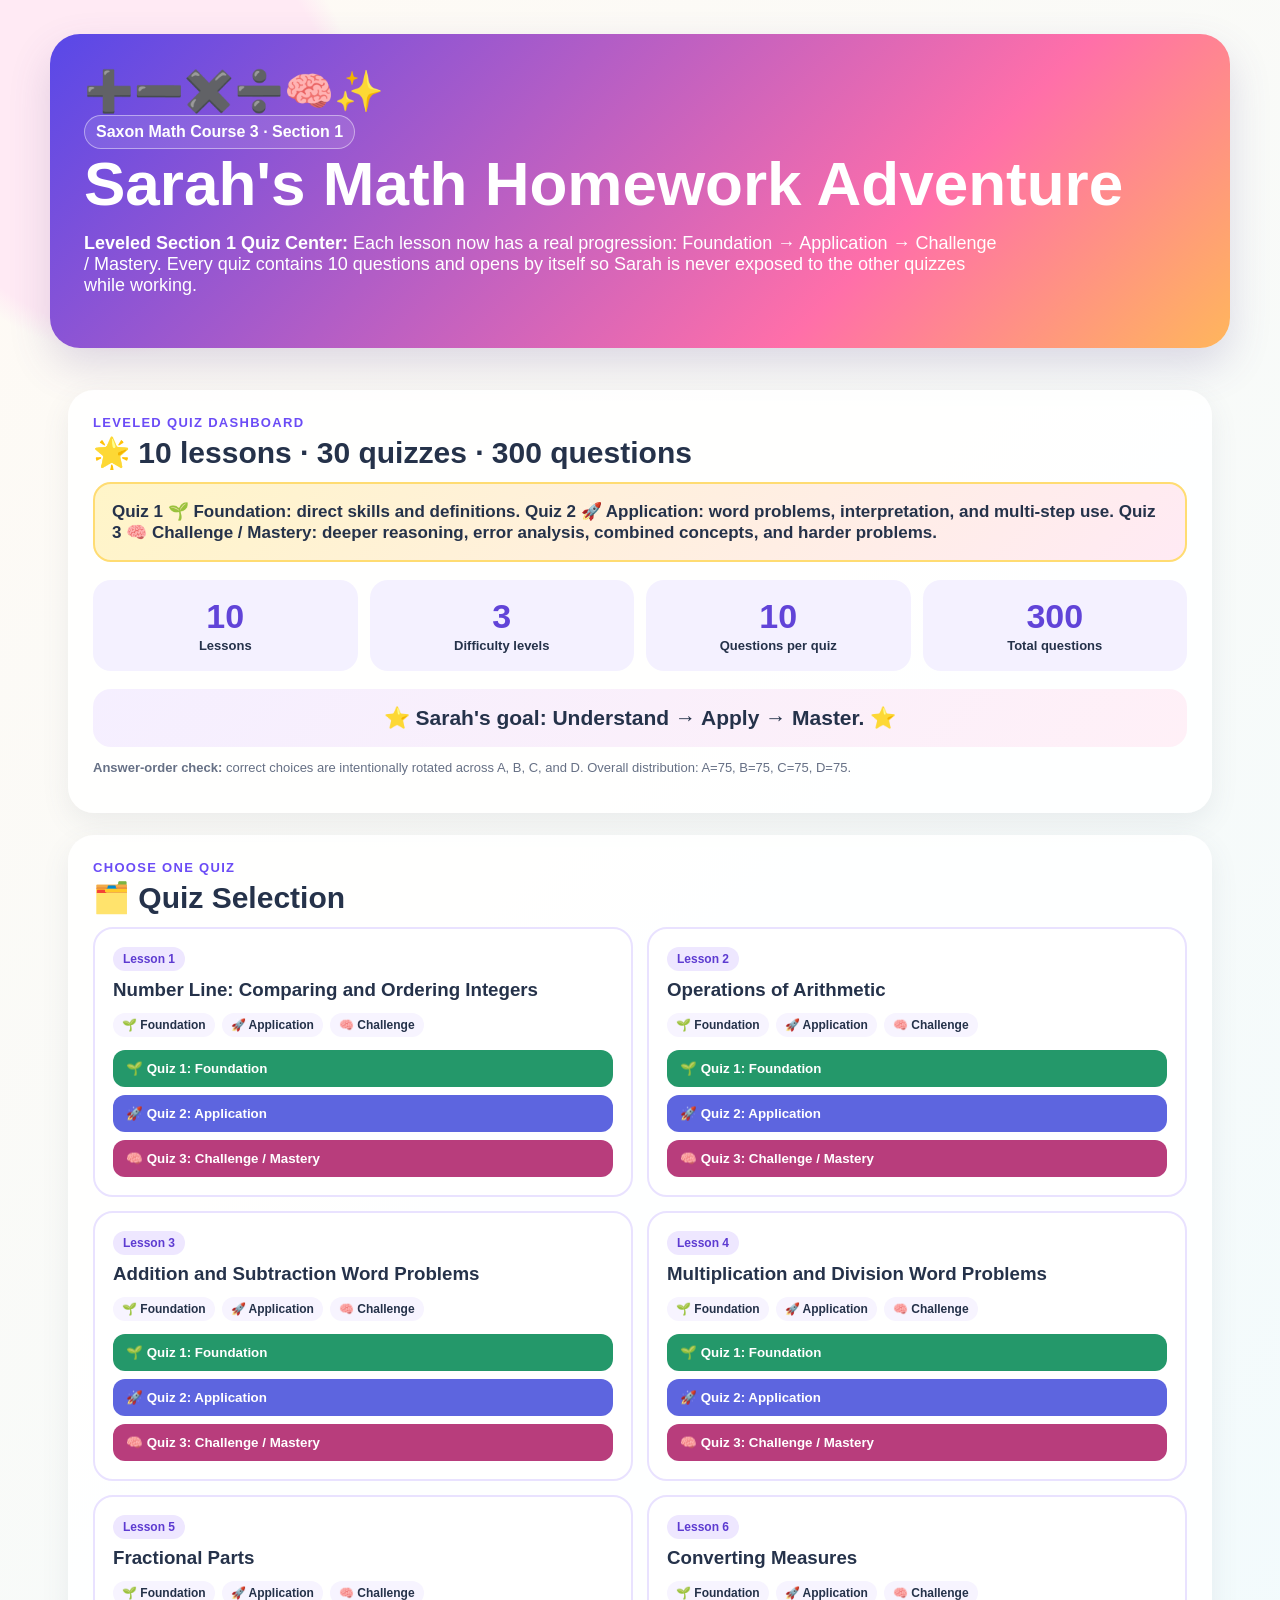
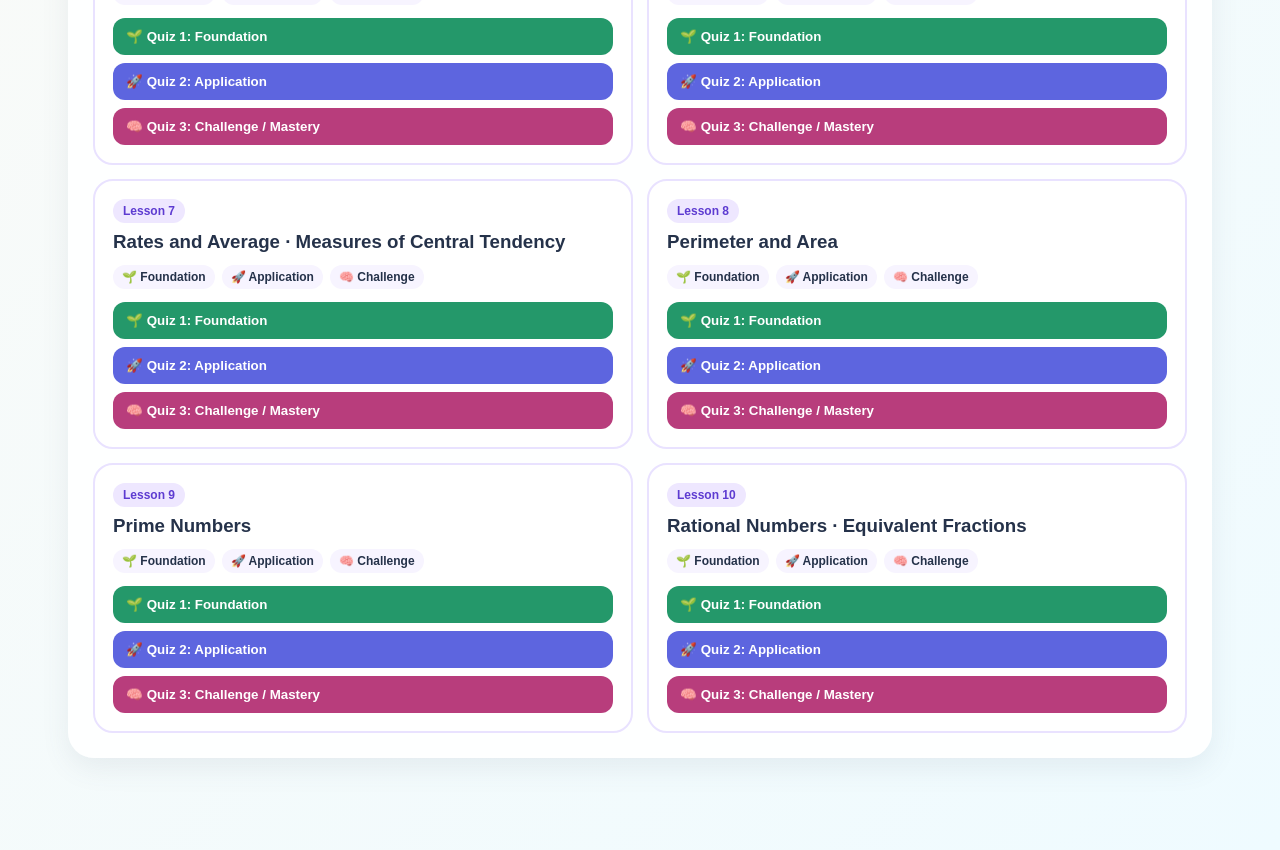
<file: homework/section1-quizzes.html>
<!doctype html><html lang="en"><head><meta charset="utf-8"><meta name="viewport" content="width=device-width,initial-scale=1">
<title>Sarah's Math Homework Adventure · Section 1 Leveled Quizzes</title><style>
*{box-sizing:border-box}html{scroll-behavior:smooth}body{margin:0;font-family:"Trebuchet MS","Avenir Next","Segoe UI",sans-serif;color:#25324a;background:radial-gradient(circle at 10% 5%,#ffeaf4 0 8%,transparent 9%),linear-gradient(135deg,#fffaf4,#effbff)}
header{padding:34px 18px 20px}.hero{max-width:1180px;margin:auto;background:linear-gradient(135deg,#5848e8,#ff6fa9 70%,#ffb65c);color:white;border-radius:30px;padding:34px;box-shadow:0 18px 42px #58488e30}.hero h1{font-size:clamp(36px,6vw,62px);margin:4px 0 10px;line-height:1}.hero p{font-size:18px;max-width:920px}.pill{display:inline-block;padding:7px 11px;border:1px solid #ffffff70;border-radius:999px;background:#ffffff1c;font-weight:900}
main{max-width:1180px;margin:auto;padding:0 18px 70px}.section{background:#ffffffed;border-radius:26px;padding:25px;margin:22px 0;box-shadow:0 10px 28px #52627a18}.kicker{font-size:13px;text-transform:uppercase;letter-spacing:.1em;font-weight:900;color:#6b4cf6}h2{font-size:30px;margin:5px 0 12px}
.today{background:linear-gradient(135deg,#fff5c8,#ffeaf4);border:2px solid #ffdc72;padding:17px;border-radius:18px;font-weight:850;font-size:17px}.stats{display:grid;grid-template-columns:repeat(4,1fr);gap:12px;margin:18px 0}.stat{padding:17px;text-align:center;border-radius:18px;background:#f4f1ff}.stat strong{font-size:34px;display:block;color:#6144d8}.stat span{font-size:13px;font-weight:900}.rule{text-align:center;font-size:21px;font-weight:900;background:linear-gradient(135deg,#f5efff,#fff0f7);padding:17px;border-radius:18px}
.lesson-grid{display:grid;grid-template-columns:repeat(2,1fr);gap:14px}.lesson-card{background:white;border:2px solid #e9e2ff;border-radius:20px;padding:18px}.lesson-card h3{margin:8px 0 12px}.lesson-badge{display:inline-block;background:#eee7ff;color:#5d3bd1;border-radius:999px;padding:5px 10px;font-size:12px;font-weight:900}.level-guide{display:flex;gap:7px;flex-wrap:wrap;margin:8px 0 13px}.level-guide span{font-size:12px;font-weight:900;padding:5px 9px;border-radius:999px;background:#f7f4ff}.quiz-buttons{display:flex;flex-direction:column;gap:8px}.level-btn{border:0;border-radius:12px;padding:11px 13px;font-weight:900;cursor:pointer;color:white;text-align:left}.level-1{background:#24986a}.level-2{background:#5d65df}.level-3{background:#b83d7c}
.quiz-screen{display:none;max-width:1100px;margin:24px auto;padding:0 18px 60px}.quiz-screen.active{display:block}.quiz-topbar{display:flex;justify-content:space-between;align-items:center;gap:10px;margin:14px 0;flex-wrap:wrap}.quiz-pill{font-weight:900;background:#f0ebff;color:#5c43c2;padding:8px 12px;border-radius:999px}.back-btn,.quiz-footer button{border:0;border-radius:999px;padding:9px 14px;font-weight:900;cursor:pointer;background:#6246d9;color:white}.quiz-hero{background:white;border-radius:24px;padding:22px;box-shadow:0 8px 24px #52627a18;border-top:7px solid #aaa}.levelhero-1{border-top-color:#24986a}.levelhero-2{border-top-color:#5d65df}.levelhero-3{border-top-color:#b83d7c}.quiz-hero h2{margin-bottom:4px}.quiz-hero h3{margin:3px 0}.quiz-progress{margin:14px 0;background:#eef6ff;border:2px solid #cfe4ff;border-radius:16px;padding:12px 16px;font-weight:900}
.practice-grid{display:grid;grid-template-columns:1fr 1fr;gap:12px}.practice-card{background:white;border:2px solid #ece6ff;border-radius:18px;padding:15px}.tag{font-size:12px;text-transform:uppercase;color:#654bd4;font-weight:900}.pq{font-size:16px;font-weight:850;margin:10px 0;min-height:48px}.quiz-options{display:flex;flex-direction:column;gap:8px}.quiz-opt{border:2px solid #ded4ff;border-radius:12px;padding:9px 12px;background:white;color:#2b2140;font-weight:800;cursor:pointer;text-align:left;display:flex;align-items:center;gap:8px;width:100%}.quiz-letter{background:#eee7ff;color:#5d3bd1;font-weight:900;border-radius:8px;width:22px;height:22px;display:inline-flex;align-items:center;justify-content:center;font-size:12px;flex-shrink:0}.quiz-opt.correct{background:#edfff6;border-color:#2eb67d;color:#1f8a53}.quiz-opt.incorrect{background:#fff0f2;border-color:#e0546b;color:#a32634}.quiz-opt.disabled{cursor:default;opacity:.88}.quiz-feedback{margin-top:8px;font-weight:900;font-size:14px}.quiz-footer{display:flex;gap:10px;justify-content:center;margin:24px 0;flex-wrap:wrap}.quiz-footer button:last-child{background:#24986a}.audit{font-size:13px;color:#667085}
@media(max-width:760px){.lesson-grid,.practice-grid,.stats{grid-template-columns:1fr}}
@media print{#selection-screen{display:none!important}.quiz-screen{display:none!important}.quiz-screen.active{display:block!important}.back-btn,.quiz-footer{display:none!important}.quiz-options::after{content:"✓ Answer: " attr(data-correct);display:block;margin-top:8px;font-weight:900;color:#1f8a53}body.print-blank .quiz-options::after{content:none}}
</style></head><body>
<div id="selection-screen">
<header><div class="hero"><div style="font-size:40px">➕➖✖️➗🧠✨</div><span class="pill">Saxon Math Course 3 · Section 1</span><h1>Sarah's Math Homework Adventure</h1>
<p><b>Leveled Section 1 Quiz Center:</b> Each lesson now has a real progression: Foundation → Application → Challenge / Mastery. Every quiz contains 10 questions and opens by itself so Sarah is never exposed to the other quizzes while working.</p></div></header>
<main>
<section class="section"><div class="kicker">Leveled quiz dashboard</div><h2>🌟 10 lessons · 30 quizzes · 300 questions</h2>
<div class="today"><b>Quiz 1 🌱 Foundation:</b> direct skills and definitions. <b>Quiz 2 🚀 Application:</b> word problems, interpretation, and multi-step use. <b>Quiz 3 🧠 Challenge / Mastery:</b> deeper reasoning, error analysis, combined concepts, and harder problems.</div>
<div class="stats"><div class="stat"><strong>10</strong><span>Lessons</span></div><div class="stat"><strong>3</strong><span>Difficulty levels</span></div><div class="stat"><strong>10</strong><span>Questions per quiz</span></div><div class="stat"><strong>300</strong><span>Total questions</span></div></div>
<div class="rule">⭐ Sarah's goal: Understand → Apply → Master. ⭐</div>
<p class="audit"><b>Answer-order check:</b> correct choices are intentionally rotated across A, B, C, and D. Overall distribution: A=75, B=75, C=75, D=75.</p>
</section>
<section class="section"><div class="kicker">Choose one quiz</div><h2>🗂️ Quiz Selection</h2><div class="lesson-grid"><div class="lesson-card">
      <div class="lesson-badge">Lesson 1</div><h3>Number Line: Comparing and Ordering Integers</h3>
      <div class="level-guide"><span>🌱 Foundation</span><span>🚀 Application</span><span>🧠 Challenge</span></div>
      <div class="quiz-buttons"><button class="level-btn level-1" onclick="openQuiz(1,1)">🌱 Quiz 1: Foundation</button><button class="level-btn level-2" onclick="openQuiz(1,2)">🚀 Quiz 2: Application</button><button class="level-btn level-3" onclick="openQuiz(1,3)">🧠 Quiz 3: Challenge / Mastery</button></div>
    </div><div class="lesson-card">
      <div class="lesson-badge">Lesson 2</div><h3>Operations of Arithmetic</h3>
      <div class="level-guide"><span>🌱 Foundation</span><span>🚀 Application</span><span>🧠 Challenge</span></div>
      <div class="quiz-buttons"><button class="level-btn level-1" onclick="openQuiz(2,1)">🌱 Quiz 1: Foundation</button><button class="level-btn level-2" onclick="openQuiz(2,2)">🚀 Quiz 2: Application</button><button class="level-btn level-3" onclick="openQuiz(2,3)">🧠 Quiz 3: Challenge / Mastery</button></div>
    </div><div class="lesson-card">
      <div class="lesson-badge">Lesson 3</div><h3>Addition and Subtraction Word Problems</h3>
      <div class="level-guide"><span>🌱 Foundation</span><span>🚀 Application</span><span>🧠 Challenge</span></div>
      <div class="quiz-buttons"><button class="level-btn level-1" onclick="openQuiz(3,1)">🌱 Quiz 1: Foundation</button><button class="level-btn level-2" onclick="openQuiz(3,2)">🚀 Quiz 2: Application</button><button class="level-btn level-3" onclick="openQuiz(3,3)">🧠 Quiz 3: Challenge / Mastery</button></div>
    </div><div class="lesson-card">
      <div class="lesson-badge">Lesson 4</div><h3>Multiplication and Division Word Problems</h3>
      <div class="level-guide"><span>🌱 Foundation</span><span>🚀 Application</span><span>🧠 Challenge</span></div>
      <div class="quiz-buttons"><button class="level-btn level-1" onclick="openQuiz(4,1)">🌱 Quiz 1: Foundation</button><button class="level-btn level-2" onclick="openQuiz(4,2)">🚀 Quiz 2: Application</button><button class="level-btn level-3" onclick="openQuiz(4,3)">🧠 Quiz 3: Challenge / Mastery</button></div>
    </div><div class="lesson-card">
      <div class="lesson-badge">Lesson 5</div><h3>Fractional Parts</h3>
      <div class="level-guide"><span>🌱 Foundation</span><span>🚀 Application</span><span>🧠 Challenge</span></div>
      <div class="quiz-buttons"><button class="level-btn level-1" onclick="openQuiz(5,1)">🌱 Quiz 1: Foundation</button><button class="level-btn level-2" onclick="openQuiz(5,2)">🚀 Quiz 2: Application</button><button class="level-btn level-3" onclick="openQuiz(5,3)">🧠 Quiz 3: Challenge / Mastery</button></div>
    </div><div class="lesson-card">
      <div class="lesson-badge">Lesson 6</div><h3>Converting Measures</h3>
      <div class="level-guide"><span>🌱 Foundation</span><span>🚀 Application</span><span>🧠 Challenge</span></div>
      <div class="quiz-buttons"><button class="level-btn level-1" onclick="openQuiz(6,1)">🌱 Quiz 1: Foundation</button><button class="level-btn level-2" onclick="openQuiz(6,2)">🚀 Quiz 2: Application</button><button class="level-btn level-3" onclick="openQuiz(6,3)">🧠 Quiz 3: Challenge / Mastery</button></div>
    </div><div class="lesson-card">
      <div class="lesson-badge">Lesson 7</div><h3>Rates and Average · Measures of Central Tendency</h3>
      <div class="level-guide"><span>🌱 Foundation</span><span>🚀 Application</span><span>🧠 Challenge</span></div>
      <div class="quiz-buttons"><button class="level-btn level-1" onclick="openQuiz(7,1)">🌱 Quiz 1: Foundation</button><button class="level-btn level-2" onclick="openQuiz(7,2)">🚀 Quiz 2: Application</button><button class="level-btn level-3" onclick="openQuiz(7,3)">🧠 Quiz 3: Challenge / Mastery</button></div>
    </div><div class="lesson-card">
      <div class="lesson-badge">Lesson 8</div><h3>Perimeter and Area</h3>
      <div class="level-guide"><span>🌱 Foundation</span><span>🚀 Application</span><span>🧠 Challenge</span></div>
      <div class="quiz-buttons"><button class="level-btn level-1" onclick="openQuiz(8,1)">🌱 Quiz 1: Foundation</button><button class="level-btn level-2" onclick="openQuiz(8,2)">🚀 Quiz 2: Application</button><button class="level-btn level-3" onclick="openQuiz(8,3)">🧠 Quiz 3: Challenge / Mastery</button></div>
    </div><div class="lesson-card">
      <div class="lesson-badge">Lesson 9</div><h3>Prime Numbers</h3>
      <div class="level-guide"><span>🌱 Foundation</span><span>🚀 Application</span><span>🧠 Challenge</span></div>
      <div class="quiz-buttons"><button class="level-btn level-1" onclick="openQuiz(9,1)">🌱 Quiz 1: Foundation</button><button class="level-btn level-2" onclick="openQuiz(9,2)">🚀 Quiz 2: Application</button><button class="level-btn level-3" onclick="openQuiz(9,3)">🧠 Quiz 3: Challenge / Mastery</button></div>
    </div><div class="lesson-card">
      <div class="lesson-badge">Lesson 10</div><h3>Rational Numbers · Equivalent Fractions</h3>
      <div class="level-guide"><span>🌱 Foundation</span><span>🚀 Application</span><span>🧠 Challenge</span></div>
      <div class="quiz-buttons"><button class="level-btn level-1" onclick="openQuiz(10,1)">🌱 Quiz 1: Foundation</button><button class="level-btn level-2" onclick="openQuiz(10,2)">🚀 Quiz 2: Application</button><button class="level-btn level-3" onclick="openQuiz(10,3)">🧠 Quiz 3: Challenge / Mastery</button></div>
    </div></div></section>
</main></div>
<section class="quiz-screen" id="quiz-1-1">
          <div class="quiz-topbar"><button class="back-btn" onclick="backToSelection()">← Back to quiz selection</button>
            <span class="quiz-pill">Lesson 1 · Quiz 1 · Foundation</span></div>
          <div class="quiz-hero levelhero-1">
            <div class="kicker">Sarah's Math Homework Adventure</div>
            <h2>Lesson 1: Number Line: Comparing and Ordering Integers</h2>
            <h3>🌱 Quiz 1: Foundation</h3>
            <p>Direct understanding, vocabulary, and one-step skills.</p>
          </div>
          <div class="quiz-progress" id="progress-1-1">0/10 answered · 0 correct</div>
          <div class="practice-grid"><div class="practice-card">
      <div class="tag">Question 1 of 10</div>
      <div class="pq">Which number is an integer but not a whole number?</div>
      <div class="quiz-options" id="l1v1q1-options" data-correct="−4" data-why=""><button class="quiz-opt" data-value="0" onclick="selectOption(this,'l1v1q1')"><span class="quiz-letter">A</span>0</button><button class="quiz-opt" data-value="−4" onclick="selectOption(this,'l1v1q1')"><span class="quiz-letter">B</span>−4</button><button class="quiz-opt" data-value="3" onclick="selectOption(this,'l1v1q1')"><span class="quiz-letter">C</span>3</button><button class="quiz-opt" data-value="8" onclick="selectOption(this,'l1v1q1')"><span class="quiz-letter">D</span>8</button></div>
      <div class="quiz-feedback" id="l1v1q1-feedback"></div>
    </div><div class="practice-card">
      <div class="tag">Question 2 of 10</div>
      <div class="pq">What is |−9|?</div>
      <div class="quiz-options" id="l1v1q2-options" data-correct="9" data-why="Absolute value is distance from zero."><button class="quiz-opt" data-value="−9" onclick="selectOption(this,'l1v1q2')"><span class="quiz-letter">A</span>−9</button><button class="quiz-opt" data-value="0" onclick="selectOption(this,'l1v1q2')"><span class="quiz-letter">B</span>0</button><button class="quiz-opt" data-value="18" onclick="selectOption(this,'l1v1q2')"><span class="quiz-letter">C</span>18</button><button class="quiz-opt" data-value="9" onclick="selectOption(this,'l1v1q2')"><span class="quiz-letter">D</span>9</button></div>
      <div class="quiz-feedback" id="l1v1q2-feedback"></div>
    </div><div class="practice-card">
      <div class="tag">Question 3 of 10</div>
      <div class="pq">Which number is greater: −3 or −7?</div>
      <div class="quiz-options" id="l1v1q3-options" data-correct="−3" data-why=""><button class="quiz-opt" data-value="−3" onclick="selectOption(this,'l1v1q3')"><span class="quiz-letter">A</span>−3</button><button class="quiz-opt" data-value="−7" onclick="selectOption(this,'l1v1q3')"><span class="quiz-letter">B</span>−7</button><button class="quiz-opt" data-value="3" onclick="selectOption(this,'l1v1q3')"><span class="quiz-letter">C</span>3</button><button class="quiz-opt" data-value="7" onclick="selectOption(this,'l1v1q3')"><span class="quiz-letter">D</span>7</button></div>
      <div class="quiz-feedback" id="l1v1q3-feedback"></div>
    </div><div class="practice-card">
      <div class="tag">Question 4 of 10</div>
      <div class="pq">What is the opposite of 12?</div>
      <div class="quiz-options" id="l1v1q4-options" data-correct="−12" data-why=""><button class="quiz-opt" data-value="12" onclick="selectOption(this,'l1v1q4')"><span class="quiz-letter">A</span>12</button><button class="quiz-opt" data-value="0" onclick="selectOption(this,'l1v1q4')"><span class="quiz-letter">B</span>0</button><button class="quiz-opt" data-value="−12" onclick="selectOption(this,'l1v1q4')"><span class="quiz-letter">C</span>−12</button><button class="quiz-opt" data-value="24" onclick="selectOption(this,'l1v1q4')"><span class="quiz-letter">D</span>24</button></div>
      <div class="quiz-feedback" id="l1v1q4-feedback"></div>
    </div><div class="practice-card">
      <div class="tag">Question 5 of 10</div>
      <div class="pq">Which set is {0, 1, 2, 3, …}?</div>
      <div class="quiz-options" id="l1v1q5-options" data-correct="whole numbers" data-why=""><button class="quiz-opt" data-value="counting numbers" onclick="selectOption(this,'l1v1q5')"><span class="quiz-letter">A</span>counting numbers</button><button class="quiz-opt" data-value="negative integers" onclick="selectOption(this,'l1v1q5')"><span class="quiz-letter">B</span>negative integers</button><button class="quiz-opt" data-value="odd numbers" onclick="selectOption(this,'l1v1q5')"><span class="quiz-letter">C</span>odd numbers</button><button class="quiz-opt" data-value="whole numbers" onclick="selectOption(this,'l1v1q5')"><span class="quiz-letter">D</span>whole numbers</button></div>
      <div class="quiz-feedback" id="l1v1q5-feedback"></div>
    </div><div class="practice-card">
      <div class="tag">Question 6 of 10</div>
      <div class="pq">Which set is {…, −2, −1, 0, 1, 2, …}?</div>
      <div class="quiz-options" id="l1v1q6-options" data-correct="integers" data-why=""><button class="quiz-opt" data-value="integers" onclick="selectOption(this,'l1v1q6')"><span class="quiz-letter">A</span>integers</button><button class="quiz-opt" data-value="whole numbers" onclick="selectOption(this,'l1v1q6')"><span class="quiz-letter">B</span>whole numbers</button><button class="quiz-opt" data-value="counting numbers" onclick="selectOption(this,'l1v1q6')"><span class="quiz-letter">C</span>counting numbers</button><button class="quiz-opt" data-value="positive numbers" onclick="selectOption(this,'l1v1q6')"><span class="quiz-letter">D</span>positive numbers</button></div>
      <div class="quiz-feedback" id="l1v1q6-feedback"></div>
    </div><div class="practice-card">
      <div class="tag">Question 7 of 10</div>
      <div class="pq">Which two numbers are 6 units from zero?</div>
      <div class="quiz-options" id="l1v1q7-options" data-correct="−6 and 6" data-why=""><button class="quiz-opt" data-value="0 and 6" onclick="selectOption(this,'l1v1q7')"><span class="quiz-letter">A</span>0 and 6</button><button class="quiz-opt" data-value="−6 and 0" onclick="selectOption(this,'l1v1q7')"><span class="quiz-letter">B</span>−6 and 0</button><button class="quiz-opt" data-value="−6 and 6" onclick="selectOption(this,'l1v1q7')"><span class="quiz-letter">C</span>−6 and 6</button><button class="quiz-opt" data-value="6 and 12" onclick="selectOption(this,'l1v1q7')"><span class="quiz-letter">D</span>6 and 12</button></div>
      <div class="quiz-feedback" id="l1v1q7-feedback"></div>
    </div><div class="practice-card">
      <div class="tag">Question 8 of 10</div>
      <div class="pq">Arrange −5, 2, 0, −1 from least to greatest.</div>
      <div class="quiz-options" id="l1v1q8-options" data-correct="−5, −1, 0, 2" data-why=""><button class="quiz-opt" data-value="2, 0, −1, −5" onclick="selectOption(this,'l1v1q8')"><span class="quiz-letter">A</span>2, 0, −1, −5</button><button class="quiz-opt" data-value="−5, −1, 0, 2" onclick="selectOption(this,'l1v1q8')"><span class="quiz-letter">B</span>−5, −1, 0, 2</button><button class="quiz-opt" data-value="−5, 0, −1, 2" onclick="selectOption(this,'l1v1q8')"><span class="quiz-letter">C</span>−5, 0, −1, 2</button><button class="quiz-opt" data-value="−1, −5, 0, 2" onclick="selectOption(this,'l1v1q8')"><span class="quiz-letter">D</span>−1, −5, 0, 2</button></div>
      <div class="quiz-feedback" id="l1v1q8-feedback"></div>
    </div><div class="practice-card">
      <div class="tag">Question 9 of 10</div>
      <div class="pq">If |n| = 4, what are the two possible values of n?</div>
      <div class="quiz-options" id="l1v1q9-options" data-correct="−4 and 4" data-why=""><button class="quiz-opt" data-value="0 and 4" onclick="selectOption(this,'l1v1q9')"><span class="quiz-letter">A</span>0 and 4</button><button class="quiz-opt" data-value="−4 and 0" onclick="selectOption(this,'l1v1q9')"><span class="quiz-letter">B</span>−4 and 0</button><button class="quiz-opt" data-value="4 and 8" onclick="selectOption(this,'l1v1q9')"><span class="quiz-letter">C</span>4 and 8</button><button class="quiz-opt" data-value="−4 and 4" onclick="selectOption(this,'l1v1q9')"><span class="quiz-letter">D</span>−4 and 4</button></div>
      <div class="quiz-feedback" id="l1v1q9-feedback"></div>
    </div><div class="practice-card">
      <div class="tag">Question 10 of 10</div>
      <div class="pq">Which statement is true?</div>
      <div class="quiz-options" id="l1v1q10-options" data-correct="Every counting number is an integer." data-why=""><button class="quiz-opt" data-value="Every integer is a counting number." onclick="selectOption(this,'l1v1q10')"><span class="quiz-letter">A</span>Every integer is a counting number.</button><button class="quiz-opt" data-value="Every integer is a whole number." onclick="selectOption(this,'l1v1q10')"><span class="quiz-letter">B</span>Every integer is a whole number.</button><button class="quiz-opt" data-value="Every counting number is an integer." onclick="selectOption(this,'l1v1q10')"><span class="quiz-letter">C</span>Every counting number is an integer.</button><button class="quiz-opt" data-value="Zero is a counting number." onclick="selectOption(this,'l1v1q10')"><span class="quiz-letter">D</span>Zero is a counting number.</button></div>
      <div class="quiz-feedback" id="l1v1q10-feedback"></div>
    </div></div>
          <div class="quiz-footer"><button onclick="resetQuiz(1,1)">↺ Reset this quiz</button><button onclick="backToSelection()">Finish / Back to selection</button></div>
        </section><section class="quiz-screen" id="quiz-1-2">
          <div class="quiz-topbar"><button class="back-btn" onclick="backToSelection()">← Back to quiz selection</button>
            <span class="quiz-pill">Lesson 1 · Quiz 2 · Application</span></div>
          <div class="quiz-hero levelhero-2">
            <div class="kicker">Sarah's Math Homework Adventure</div>
            <h2>Lesson 1: Number Line: Comparing and Ordering Integers</h2>
            <h3>🚀 Quiz 2: Application</h3>
            <p>Apply the lesson in word problems, new contexts, and multi-step situations.</p>
          </div>
          <div class="quiz-progress" id="progress-1-2">0/10 answered · 0 correct</div>
          <div class="practice-grid"><div class="practice-card">
      <div class="tag">Question 1 of 10</div>
      <div class="pq">A temperature is −6°C at dawn and 4°C at noon. Which temperature is farther from zero?</div>
      <div class="quiz-options" id="l1v2q1-options" data-correct="−6°C" data-why=""><button class="quiz-opt" data-value="4°C" onclick="selectOption(this,'l1v2q1')"><span class="quiz-letter">A</span>4°C</button><button class="quiz-opt" data-value="They are equally far" onclick="selectOption(this,'l1v2q1')"><span class="quiz-letter">B</span>They are equally far</button><button class="quiz-opt" data-value="0°C" onclick="selectOption(this,'l1v2q1')"><span class="quiz-letter">C</span>0°C</button><button class="quiz-opt" data-value="−6°C" onclick="selectOption(this,'l1v2q1')"><span class="quiz-letter">D</span>−6°C</button></div>
      <div class="quiz-feedback" id="l1v2q1-feedback"></div>
    </div><div class="practice-card">
      <div class="tag">Question 2 of 10</div>
      <div class="pq">A diver is at −18 ft and a bird is at 12 ft relative to sea level. What is the distance between their positions?</div>
      <div class="quiz-options" id="l1v2q2-options" data-correct="30 ft" data-why=""><button class="quiz-opt" data-value="6 ft" onclick="selectOption(this,'l1v2q2')"><span class="quiz-letter">A</span>6 ft</button><button class="quiz-opt" data-value="30 ft" onclick="selectOption(this,'l1v2q2')"><span class="quiz-letter">B</span>30 ft</button><button class="quiz-opt" data-value="18 ft" onclick="selectOption(this,'l1v2q2')"><span class="quiz-letter">C</span>18 ft</button><button class="quiz-opt" data-value="12 ft" onclick="selectOption(this,'l1v2q2')"><span class="quiz-letter">D</span>12 ft</button></div>
      <div class="quiz-feedback" id="l1v2q2-feedback"></div>
    </div><div class="practice-card">
      <div class="tag">Question 3 of 10</div>
      <div class="pq">Which list is ordered from least to greatest: 3, −8, −2, 0, 5?</div>
      <div class="quiz-options" id="l1v2q3-options" data-correct="−8, −2, 0, 3, 5" data-why=""><button class="quiz-opt" data-value="5, 3, 0, −2, −8" onclick="selectOption(this,'l1v2q3')"><span class="quiz-letter">A</span>5, 3, 0, −2, −8</button><button class="quiz-opt" data-value="−8, 0, −2, 3, 5" onclick="selectOption(this,'l1v2q3')"><span class="quiz-letter">B</span>−8, 0, −2, 3, 5</button><button class="quiz-opt" data-value="−8, −2, 0, 3, 5" onclick="selectOption(this,'l1v2q3')"><span class="quiz-letter">C</span>−8, −2, 0, 3, 5</button><button class="quiz-opt" data-value="−2, −8, 0, 3, 5" onclick="selectOption(this,'l1v2q3')"><span class="quiz-letter">D</span>−2, −8, 0, 3, 5</button></div>
      <div class="quiz-feedback" id="l1v2q3-feedback"></div>
    </div><div class="practice-card">
      <div class="tag">Question 4 of 10</div>
      <div class="pq">Two integers are 7 units from 2 on a number line. What are they?</div>
      <div class="quiz-options" id="l1v2q4-options" data-correct="−5 and 9" data-why=""><button class="quiz-opt" data-value="−5 and 9" onclick="selectOption(this,'l1v2q4')"><span class="quiz-letter">A</span>−5 and 9</button><button class="quiz-opt" data-value="−7 and 7" onclick="selectOption(this,'l1v2q4')"><span class="quiz-letter">B</span>−7 and 7</button><button class="quiz-opt" data-value="2 and 9" onclick="selectOption(this,'l1v2q4')"><span class="quiz-letter">C</span>2 and 9</button><button class="quiz-opt" data-value="−9 and 5" onclick="selectOption(this,'l1v2q4')"><span class="quiz-letter">D</span>−9 and 5</button></div>
      <div class="quiz-feedback" id="l1v2q4-feedback"></div>
    </div><div class="practice-card">
      <div class="tag">Question 5 of 10</div>
      <div class="pq">Which integer is both less than −2 and has absolute value 5?</div>
      <div class="quiz-options" id="l1v2q5-options" data-correct="−5" data-why=""><button class="quiz-opt" data-value="−5" onclick="selectOption(this,'l1v2q5')"><span class="quiz-letter">A</span>−5</button><button class="quiz-opt" data-value="5" onclick="selectOption(this,'l1v2q5')"><span class="quiz-letter">B</span>5</button><button class="quiz-opt" data-value="−2" onclick="selectOption(this,'l1v2q5')"><span class="quiz-letter">C</span>−2</button><button class="quiz-opt" data-value="2" onclick="selectOption(this,'l1v2q5')"><span class="quiz-letter">D</span>2</button></div>
      <div class="quiz-feedback" id="l1v2q5-feedback"></div>
    </div><div class="practice-card">
      <div class="tag">Question 6 of 10</div>
      <div class="pq">A point moves from −4 to 3 on a number line. How many units does it move?</div>
      <div class="quiz-options" id="l1v2q6-options" data-correct="7" data-why=""><button class="quiz-opt" data-value="1" onclick="selectOption(this,'l1v2q6')"><span class="quiz-letter">A</span>1</button><button class="quiz-opt" data-value="3" onclick="selectOption(this,'l1v2q6')"><span class="quiz-letter">B</span>3</button><button class="quiz-opt" data-value="4" onclick="selectOption(this,'l1v2q6')"><span class="quiz-letter">C</span>4</button><button class="quiz-opt" data-value="7" onclick="selectOption(this,'l1v2q6')"><span class="quiz-letter">D</span>7</button></div>
      <div class="quiz-feedback" id="l1v2q6-feedback"></div>
    </div><div class="practice-card">
      <div class="tag">Question 7 of 10</div>
      <div class="pq">Which number makes |x| = 11 true and is also negative?</div>
      <div class="quiz-options" id="l1v2q7-options" data-correct="−11" data-why=""><button class="quiz-opt" data-value="11" onclick="selectOption(this,'l1v2q7')"><span class="quiz-letter">A</span>11</button><button class="quiz-opt" data-value="−11" onclick="selectOption(this,'l1v2q7')"><span class="quiz-letter">B</span>−11</button><button class="quiz-opt" data-value="0" onclick="selectOption(this,'l1v2q7')"><span class="quiz-letter">C</span>0</button><button class="quiz-opt" data-value="−22" onclick="selectOption(this,'l1v2q7')"><span class="quiz-letter">D</span>−22</button></div>
      <div class="quiz-feedback" id="l1v2q7-feedback"></div>
    </div><div class="practice-card">
      <div class="tag">Question 8 of 10</div>
      <div class="pq">Which sequence continues the pattern …, −9, −6, −3, 0, 3, …?</div>
      <div class="quiz-options" id="l1v2q8-options" data-correct="6, 9" data-why=""><button class="quiz-opt" data-value="4, 5" onclick="selectOption(this,'l1v2q8')"><span class="quiz-letter">A</span>4, 5</button><button class="quiz-opt" data-value="5, 8" onclick="selectOption(this,'l1v2q8')"><span class="quiz-letter">B</span>5, 8</button><button class="quiz-opt" data-value="6, 9" onclick="selectOption(this,'l1v2q8')"><span class="quiz-letter">C</span>6, 9</button><button class="quiz-opt" data-value="3, 6" onclick="selectOption(this,'l1v2q8')"><span class="quiz-letter">D</span>3, 6</button></div>
      <div class="quiz-feedback" id="l1v2q8-feedback"></div>
    </div><div class="practice-card">
      <div class="tag">Question 9 of 10</div>
      <div class="pq">Which statement best compares −8 and |−8|?</div>
      <div class="quiz-options" id="l1v2q9-options" data-correct="−8 &lt; |−8|" data-why=""><button class="quiz-opt" data-value="−8 = |−8|" onclick="selectOption(this,'l1v2q9')"><span class="quiz-letter">A</span>−8 = |−8|</button><button class="quiz-opt" data-value="−8 &gt; |−8|" onclick="selectOption(this,'l1v2q9')"><span class="quiz-letter">B</span>−8 &gt; |−8|</button><button class="quiz-opt" data-value="−8 &lt; |−8|" onclick="selectOption(this,'l1v2q9')"><span class="quiz-letter">C</span>−8 &lt; |−8|</button><button class="quiz-opt" data-value="They cannot be compared" onclick="selectOption(this,'l1v2q9')"><span class="quiz-letter">D</span>They cannot be compared</button></div>
      <div class="quiz-feedback" id="l1v2q9-feedback"></div>
    </div><div class="practice-card">
      <div class="tag">Question 10 of 10</div>
      <div class="pq">Which set membership statement is correct for −15?</div>
      <div class="quiz-options" id="l1v2q10-options" data-correct="It is an integer, but not a whole or counting number." data-why=""><button class="quiz-opt" data-value="It is a whole number only." onclick="selectOption(this,'l1v2q10')"><span class="quiz-letter">A</span>It is a whole number only.</button><button class="quiz-opt" data-value="It is an integer, but not a whole or counting number." onclick="selectOption(this,'l1v2q10')"><span class="quiz-letter">B</span>It is an integer, but not a whole or counting number.</button><button class="quiz-opt" data-value="It is a counting number and integer." onclick="selectOption(this,'l1v2q10')"><span class="quiz-letter">C</span>It is a counting number and integer.</button><button class="quiz-opt" data-value="It is not an integer." onclick="selectOption(this,'l1v2q10')"><span class="quiz-letter">D</span>It is not an integer.</button></div>
      <div class="quiz-feedback" id="l1v2q10-feedback"></div>
    </div></div>
          <div class="quiz-footer"><button onclick="resetQuiz(1,2)">↺ Reset this quiz</button><button onclick="backToSelection()">Finish / Back to selection</button></div>
        </section><section class="quiz-screen" id="quiz-1-3">
          <div class="quiz-topbar"><button class="back-btn" onclick="backToSelection()">← Back to quiz selection</button>
            <span class="quiz-pill">Lesson 1 · Quiz 3 · Challenge / Mastery</span></div>
          <div class="quiz-hero levelhero-3">
            <div class="kicker">Sarah's Math Homework Adventure</div>
            <h2>Lesson 1: Number Line: Comparing and Ordering Integers</h2>
            <h3>🧠 Quiz 3: Challenge / Mastery</h3>
            <p>Deeper reasoning, error analysis, combined skills, and mastery-level problems.</p>
          </div>
          <div class="quiz-progress" id="progress-1-3">0/10 answered · 0 correct</div>
          <div class="practice-grid"><div class="practice-card">
      <div class="tag">Question 1 of 10</div>
      <div class="pq">A student says, “Because 9 &gt; 4, −9 &gt; −4.” What is the correct evaluation?</div>
      <div class="quiz-options" id="l1v3q1-options" data-correct="The student is wrong; −9 &lt; −4." data-why=""><button class="quiz-opt" data-value="The student is wrong; −9 &lt; −4." onclick="selectOption(this,'l1v3q1')"><span class="quiz-letter">A</span>The student is wrong; −9 &lt; −4.</button><button class="quiz-opt" data-value="The student is correct." onclick="selectOption(this,'l1v3q1')"><span class="quiz-letter">B</span>The student is correct.</button><button class="quiz-opt" data-value="The numbers are equal." onclick="selectOption(this,'l1v3q1')"><span class="quiz-letter">C</span>The numbers are equal.</button><button class="quiz-opt" data-value="Absolute value makes both positive." onclick="selectOption(this,'l1v3q1')"><span class="quiz-letter">D</span>Absolute value makes both positive.</button></div>
      <div class="quiz-feedback" id="l1v3q1-feedback"></div>
    </div><div class="practice-card">
      <div class="tag">Question 2 of 10</div>
      <div class="pq">Which pair of integers has the same absolute value and a sum of zero?</div>
      <div class="quiz-options" id="l1v3q2-options" data-correct="−13 and 13" data-why=""><button class="quiz-opt" data-value="−13 and 0" onclick="selectOption(this,'l1v3q2')"><span class="quiz-letter">A</span>−13 and 0</button><button class="quiz-opt" data-value="13 and 26" onclick="selectOption(this,'l1v3q2')"><span class="quiz-letter">B</span>13 and 26</button><button class="quiz-opt" data-value="−13 and 13" onclick="selectOption(this,'l1v3q2')"><span class="quiz-letter">C</span>−13 and 13</button><button class="quiz-opt" data-value="−6 and 13" onclick="selectOption(this,'l1v3q2')"><span class="quiz-letter">D</span>−6 and 13</button></div>
      <div class="quiz-feedback" id="l1v3q2-feedback"></div>
    </div><div class="practice-card">
      <div class="tag">Question 3 of 10</div>
      <div class="pq">If |x| = 8 and x &lt; 0, which value must x have?</div>
      <div class="quiz-options" id="l1v3q3-options" data-correct="−8" data-why=""><button class="quiz-opt" data-value="8" onclick="selectOption(this,'l1v3q3')"><span class="quiz-letter">A</span>8</button><button class="quiz-opt" data-value="−8" onclick="selectOption(this,'l1v3q3')"><span class="quiz-letter">B</span>−8</button><button class="quiz-opt" data-value="0" onclick="selectOption(this,'l1v3q3')"><span class="quiz-letter">C</span>0</button><button class="quiz-opt" data-value="−16" onclick="selectOption(this,'l1v3q3')"><span class="quiz-letter">D</span>−16</button></div>
      <div class="quiz-feedback" id="l1v3q3-feedback"></div>
    </div><div class="practice-card">
      <div class="tag">Question 4 of 10</div>
      <div class="pq">Which is the best counterexample to “Every integer is a whole number”?</div>
      <div class="quiz-options" id="l1v3q4-options" data-correct="−1" data-why=""><button class="quiz-opt" data-value="0" onclick="selectOption(this,'l1v3q4')"><span class="quiz-letter">A</span>0</button><button class="quiz-opt" data-value="1" onclick="selectOption(this,'l1v3q4')"><span class="quiz-letter">B</span>1</button><button class="quiz-opt" data-value="8" onclick="selectOption(this,'l1v3q4')"><span class="quiz-letter">C</span>8</button><button class="quiz-opt" data-value="−1" onclick="selectOption(this,'l1v3q4')"><span class="quiz-letter">D</span>−1</button></div>
      <div class="quiz-feedback" id="l1v3q4-feedback"></div>
    </div><div class="practice-card">
      <div class="tag">Question 5 of 10</div>
      <div class="pq">Three points A, B, C are at −7, 2, and 9. Which two are farthest apart?</div>
      <div class="quiz-options" id="l1v3q5-options" data-correct="−7 and 9" data-why=""><button class="quiz-opt" data-value="−7 and 2" onclick="selectOption(this,'l1v3q5')"><span class="quiz-letter">A</span>−7 and 2</button><button class="quiz-opt" data-value="−7 and 9" onclick="selectOption(this,'l1v3q5')"><span class="quiz-letter">B</span>−7 and 9</button><button class="quiz-opt" data-value="2 and 9" onclick="selectOption(this,'l1v3q5')"><span class="quiz-letter">C</span>2 and 9</button><button class="quiz-opt" data-value="All pairs are equal" onclick="selectOption(this,'l1v3q5')"><span class="quiz-letter">D</span>All pairs are equal</button></div>
      <div class="quiz-feedback" id="l1v3q5-feedback"></div>
    </div><div class="practice-card">
      <div class="tag">Question 6 of 10</div>
      <div class="pq">A number is 5 units from −3. Which pair gives all possibilities?</div>
      <div class="quiz-options" id="l1v3q6-options" data-correct="−8 and 2" data-why=""><button class="quiz-opt" data-value="−8 and 2" onclick="selectOption(this,'l1v3q6')"><span class="quiz-letter">A</span>−8 and 2</button><button class="quiz-opt" data-value="−5 and 5" onclick="selectOption(this,'l1v3q6')"><span class="quiz-letter">B</span>−5 and 5</button><button class="quiz-opt" data-value="−3 and 2" onclick="selectOption(this,'l1v3q6')"><span class="quiz-letter">C</span>−3 and 2</button><button class="quiz-opt" data-value="−8 and 8" onclick="selectOption(this,'l1v3q6')"><span class="quiz-letter">D</span>−8 and 8</button></div>
      <div class="quiz-feedback" id="l1v3q6-feedback"></div>
    </div><div class="practice-card">
      <div class="tag">Question 7 of 10</div>
      <div class="pq">Which ordering is correct? |−6|, −7, 0, |−2| from least to greatest.</div>
      <div class="quiz-options" id="l1v3q7-options" data-correct="−7, 0, |−2|, |−6|" data-why=""><button class="quiz-opt" data-value="0, −7, |−2|, |−6|" onclick="selectOption(this,'l1v3q7')"><span class="quiz-letter">A</span>0, −7, |−2|, |−6|</button><button class="quiz-opt" data-value="−7, |−6|, |−2|, 0" onclick="selectOption(this,'l1v3q7')"><span class="quiz-letter">B</span>−7, |−6|, |−2|, 0</button><button class="quiz-opt" data-value="|−6|, |−2|, 0, −7" onclick="selectOption(this,'l1v3q7')"><span class="quiz-letter">C</span>|−6|, |−2|, 0, −7</button><button class="quiz-opt" data-value="−7, 0, |−2|, |−6|" onclick="selectOption(this,'l1v3q7')"><span class="quiz-letter">D</span>−7, 0, |−2|, |−6|</button></div>
      <div class="quiz-feedback" id="l1v3q7-feedback"></div>
    </div><div class="practice-card">
      <div class="tag">Question 8 of 10</div>
      <div class="pq">If a and b are opposites and a = −21, what is a + b?</div>
      <div class="quiz-options" id="l1v3q8-options" data-correct="0" data-why=""><button class="quiz-opt" data-value="−42" onclick="selectOption(this,'l1v3q8')"><span class="quiz-letter">A</span>−42</button><button class="quiz-opt" data-value="42" onclick="selectOption(this,'l1v3q8')"><span class="quiz-letter">B</span>42</button><button class="quiz-opt" data-value="0" onclick="selectOption(this,'l1v3q8')"><span class="quiz-letter">C</span>0</button><button class="quiz-opt" data-value="21" onclick="selectOption(this,'l1v3q8')"><span class="quiz-letter">D</span>21</button></div>
      <div class="quiz-feedback" id="l1v3q8-feedback"></div>
    </div><div class="practice-card">
      <div class="tag">Question 9 of 10</div>
      <div class="pq">Which statement is false?</div>
      <div class="quiz-options" id="l1v3q9-options" data-correct="Every whole number is a counting number." data-why=""><button class="quiz-opt" data-value="Every whole number is a counting number." onclick="selectOption(this,'l1v3q9')"><span class="quiz-letter">A</span>Every whole number is a counting number.</button><button class="quiz-opt" data-value="Every counting number is a whole number." onclick="selectOption(this,'l1v3q9')"><span class="quiz-letter">B</span>Every counting number is a whole number.</button><button class="quiz-opt" data-value="Every whole number is an integer." onclick="selectOption(this,'l1v3q9')"><span class="quiz-letter">C</span>Every whole number is an integer.</button><button class="quiz-opt" data-value="Zero is an integer." onclick="selectOption(this,'l1v3q9')"><span class="quiz-letter">D</span>Zero is an integer.</button></div>
      <div class="quiz-feedback" id="l1v3q9-feedback"></div>
    </div><div class="practice-card">
      <div class="tag">Question 10 of 10</div>
      <div class="pq">A robot starts at −2, moves 5 units right, 8 units left, then 3 units right. Where does it end?</div>
      <div class="quiz-options" id="l1v3q10-options" data-correct="−2" data-why=""><button class="quiz-opt" data-value="−8" onclick="selectOption(this,'l1v3q10')"><span class="quiz-letter">A</span>−8</button><button class="quiz-opt" data-value="2" onclick="selectOption(this,'l1v3q10')"><span class="quiz-letter">B</span>2</button><button class="quiz-opt" data-value="4" onclick="selectOption(this,'l1v3q10')"><span class="quiz-letter">C</span>4</button><button class="quiz-opt" data-value="−2" onclick="selectOption(this,'l1v3q10')"><span class="quiz-letter">D</span>−2</button></div>
      <div class="quiz-feedback" id="l1v3q10-feedback"></div>
    </div></div>
          <div class="quiz-footer"><button onclick="resetQuiz(1,3)">↺ Reset this quiz</button><button onclick="backToSelection()">Finish / Back to selection</button></div>
        </section><section class="quiz-screen" id="quiz-2-1">
          <div class="quiz-topbar"><button class="back-btn" onclick="backToSelection()">← Back to quiz selection</button>
            <span class="quiz-pill">Lesson 2 · Quiz 1 · Foundation</span></div>
          <div class="quiz-hero levelhero-1">
            <div class="kicker">Sarah's Math Homework Adventure</div>
            <h2>Lesson 2: Operations of Arithmetic</h2>
            <h3>🌱 Quiz 1: Foundation</h3>
            <p>Direct understanding, vocabulary, and one-step skills.</p>
          </div>
          <div class="quiz-progress" id="progress-2-1">0/10 answered · 0 correct</div>
          <div class="practice-grid"><div class="practice-card">
      <div class="tag">Question 1 of 10</div>
      <div class="pq">What is the answer to an addition problem called?</div>
      <div class="quiz-options" id="l2v1q1-options" data-correct="sum" data-why=""><button class="quiz-opt" data-value="difference" onclick="selectOption(this,'l2v1q1')"><span class="quiz-letter">A</span>difference</button><button class="quiz-opt" data-value="product" onclick="selectOption(this,'l2v1q1')"><span class="quiz-letter">B</span>product</button><button class="quiz-opt" data-value="quotient" onclick="selectOption(this,'l2v1q1')"><span class="quiz-letter">C</span>quotient</button><button class="quiz-opt" data-value="sum" onclick="selectOption(this,'l2v1q1')"><span class="quiz-letter">D</span>sum</button></div>
      <div class="quiz-feedback" id="l2v1q1-feedback"></div>
    </div><div class="practice-card">
      <div class="tag">Question 2 of 10</div>
      <div class="pq">What is the answer to a subtraction problem called?</div>
      <div class="quiz-options" id="l2v1q2-options" data-correct="difference" data-why=""><button class="quiz-opt" data-value="sum" onclick="selectOption(this,'l2v1q2')"><span class="quiz-letter">A</span>sum</button><button class="quiz-opt" data-value="difference" onclick="selectOption(this,'l2v1q2')"><span class="quiz-letter">B</span>difference</button><button class="quiz-opt" data-value="product" onclick="selectOption(this,'l2v1q2')"><span class="quiz-letter">C</span>product</button><button class="quiz-opt" data-value="quotient" onclick="selectOption(this,'l2v1q2')"><span class="quiz-letter">D</span>quotient</button></div>
      <div class="quiz-feedback" id="l2v1q2-feedback"></div>
    </div><div class="practice-card">
      <div class="tag">Question 3 of 10</div>
      <div class="pq">What is the answer to a multiplication problem called?</div>
      <div class="quiz-options" id="l2v1q3-options" data-correct="product" data-why=""><button class="quiz-opt" data-value="sum" onclick="selectOption(this,'l2v1q3')"><span class="quiz-letter">A</span>sum</button><button class="quiz-opt" data-value="difference" onclick="selectOption(this,'l2v1q3')"><span class="quiz-letter">B</span>difference</button><button class="quiz-opt" data-value="product" onclick="selectOption(this,'l2v1q3')"><span class="quiz-letter">C</span>product</button><button class="quiz-opt" data-value="quotient" onclick="selectOption(this,'l2v1q3')"><span class="quiz-letter">D</span>quotient</button></div>
      <div class="quiz-feedback" id="l2v1q3-feedback"></div>
    </div><div class="practice-card">
      <div class="tag">Question 4 of 10</div>
      <div class="pq">What is the answer to a division problem called?</div>
      <div class="quiz-options" id="l2v1q4-options" data-correct="quotient" data-why=""><button class="quiz-opt" data-value="quotient" onclick="selectOption(this,'l2v1q4')"><span class="quiz-letter">A</span>quotient</button><button class="quiz-opt" data-value="sum" onclick="selectOption(this,'l2v1q4')"><span class="quiz-letter">B</span>sum</button><button class="quiz-opt" data-value="difference" onclick="selectOption(this,'l2v1q4')"><span class="quiz-letter">C</span>difference</button><button class="quiz-opt" data-value="product" onclick="selectOption(this,'l2v1q4')"><span class="quiz-letter">D</span>product</button></div>
      <div class="quiz-feedback" id="l2v1q4-feedback"></div>
    </div><div class="practice-card">
      <div class="tag">Question 5 of 10</div>
      <div class="pq">Which equation shows the Commutative Property of Addition?</div>
      <div class="quiz-options" id="l2v1q5-options" data-correct="7+3=3+7" data-why=""><button class="quiz-opt" data-value="7+3=3+7" onclick="selectOption(this,'l2v1q5')"><span class="quiz-letter">A</span>7+3=3+7</button><button class="quiz-opt" data-value="(7+3)+2=7+(3+2)" onclick="selectOption(this,'l2v1q5')"><span class="quiz-letter">B</span>(7+3)+2=7+(3+2)</button><button class="quiz-opt" data-value="7+0=7" onclick="selectOption(this,'l2v1q5')"><span class="quiz-letter">C</span>7+0=7</button><button class="quiz-opt" data-value="7×1=7" onclick="selectOption(this,'l2v1q5')"><span class="quiz-letter">D</span>7×1=7</button></div>
      <div class="quiz-feedback" id="l2v1q5-feedback"></div>
    </div><div class="practice-card">
      <div class="tag">Question 6 of 10</div>
      <div class="pq">Which equation shows the Associative Property of Multiplication?</div>
      <div class="quiz-options" id="l2v1q6-options" data-correct="(2×4)×5=2×(4×5)" data-why=""><button class="quiz-opt" data-value="2×4=4×2" onclick="selectOption(this,'l2v1q6')"><span class="quiz-letter">A</span>2×4=4×2</button><button class="quiz-opt" data-value="2×1=2" onclick="selectOption(this,'l2v1q6')"><span class="quiz-letter">B</span>2×1=2</button><button class="quiz-opt" data-value="2×0=0" onclick="selectOption(this,'l2v1q6')"><span class="quiz-letter">C</span>2×0=0</button><button class="quiz-opt" data-value="(2×4)×5=2×(4×5)" onclick="selectOption(this,'l2v1q6')"><span class="quiz-letter">D</span>(2×4)×5=2×(4×5)</button></div>
      <div class="quiz-feedback" id="l2v1q6-feedback"></div>
    </div><div class="practice-card">
      <div class="tag">Question 7 of 10</div>
      <div class="pq">Which equation shows the Identity Property of Addition?</div>
      <div class="quiz-options" id="l2v1q7-options" data-correct="9+0=9" data-why=""><button class="quiz-opt" data-value="9×1=9" onclick="selectOption(this,'l2v1q7')"><span class="quiz-letter">A</span>9×1=9</button><button class="quiz-opt" data-value="9+0=9" onclick="selectOption(this,'l2v1q7')"><span class="quiz-letter">B</span>9+0=9</button><button class="quiz-opt" data-value="9×0=0" onclick="selectOption(this,'l2v1q7')"><span class="quiz-letter">C</span>9×0=0</button><button class="quiz-opt" data-value="9+1=10" onclick="selectOption(this,'l2v1q7')"><span class="quiz-letter">D</span>9+1=10</button></div>
      <div class="quiz-feedback" id="l2v1q7-feedback"></div>
    </div><div class="practice-card">
      <div class="tag">Question 8 of 10</div>
      <div class="pq">Which equation shows the Zero Property of Multiplication?</div>
      <div class="quiz-options" id="l2v1q8-options" data-correct="8×0=0" data-why=""><button class="quiz-opt" data-value="8+0=8" onclick="selectOption(this,'l2v1q8')"><span class="quiz-letter">A</span>8+0=8</button><button class="quiz-opt" data-value="8×1=8" onclick="selectOption(this,'l2v1q8')"><span class="quiz-letter">B</span>8×1=8</button><button class="quiz-opt" data-value="8×0=0" onclick="selectOption(this,'l2v1q8')"><span class="quiz-letter">C</span>8×0=0</button><button class="quiz-opt" data-value="8−0=8" onclick="selectOption(this,'l2v1q8')"><span class="quiz-letter">D</span>8−0=8</button></div>
      <div class="quiz-feedback" id="l2v1q8-feedback"></div>
    </div><div class="practice-card">
      <div class="tag">Question 9 of 10</div>
      <div class="pq">If 6+4=10, which related subtraction fact is true?</div>
      <div class="quiz-options" id="l2v1q9-options" data-correct="10−6=4" data-why=""><button class="quiz-opt" data-value="10−4=7" onclick="selectOption(this,'l2v1q9')"><span class="quiz-letter">A</span>10−4=7</button><button class="quiz-opt" data-value="6−4=10" onclick="selectOption(this,'l2v1q9')"><span class="quiz-letter">B</span>6−4=10</button><button class="quiz-opt" data-value="10−6=4" onclick="selectOption(this,'l2v1q9')"><span class="quiz-letter">C</span>10−6=4</button><button class="quiz-opt" data-value="10+6=4" onclick="selectOption(this,'l2v1q9')"><span class="quiz-letter">D</span>10+6=4</button></div>
      <div class="quiz-feedback" id="l2v1q9-feedback"></div>
    </div><div class="practice-card">
      <div class="tag">Question 10 of 10</div>
      <div class="pq">Solve 7x=35.</div>
      <div class="quiz-options" id="l2v1q10-options" data-correct="5" data-why=""><button class="quiz-opt" data-value="7" onclick="selectOption(this,'l2v1q10')"><span class="quiz-letter">A</span>7</button><button class="quiz-opt" data-value="5" onclick="selectOption(this,'l2v1q10')"><span class="quiz-letter">B</span>5</button><button class="quiz-opt" data-value="28" onclick="selectOption(this,'l2v1q10')"><span class="quiz-letter">C</span>28</button><button class="quiz-opt" data-value="42" onclick="selectOption(this,'l2v1q10')"><span class="quiz-letter">D</span>42</button></div>
      <div class="quiz-feedback" id="l2v1q10-feedback"></div>
    </div></div>
          <div class="quiz-footer"><button onclick="resetQuiz(2,1)">↺ Reset this quiz</button><button onclick="backToSelection()">Finish / Back to selection</button></div>
        </section><section class="quiz-screen" id="quiz-2-2">
          <div class="quiz-topbar"><button class="back-btn" onclick="backToSelection()">← Back to quiz selection</button>
            <span class="quiz-pill">Lesson 2 · Quiz 2 · Application</span></div>
          <div class="quiz-hero levelhero-2">
            <div class="kicker">Sarah's Math Homework Adventure</div>
            <h2>Lesson 2: Operations of Arithmetic</h2>
            <h3>🚀 Quiz 2: Application</h3>
            <p>Apply the lesson in word problems, new contexts, and multi-step situations.</p>
          </div>
          <div class="quiz-progress" id="progress-2-2">0/10 answered · 0 correct</div>
          <div class="practice-grid"><div class="practice-card">
      <div class="tag">Question 1 of 10</div>
      <div class="pq">A student checks 806−247=559. Which addition verifies the answer?</div>
      <div class="quiz-options" id="l2v2q1-options" data-correct="559+247=806" data-why=""><button class="quiz-opt" data-value="559+247=806" onclick="selectOption(this,'l2v2q1')"><span class="quiz-letter">A</span>559+247=806</button><button class="quiz-opt" data-value="806+247=559" onclick="selectOption(this,'l2v2q1')"><span class="quiz-letter">B</span>806+247=559</button><button class="quiz-opt" data-value="559−247=806" onclick="selectOption(this,'l2v2q1')"><span class="quiz-letter">C</span>559−247=806</button><button class="quiz-opt" data-value="247−559=806" onclick="selectOption(this,'l2v2q1')"><span class="quiz-letter">D</span>247−559=806</button></div>
      <div class="quiz-feedback" id="l2v2q1-feedback"></div>
    </div><div class="practice-card">
      <div class="tag">Question 2 of 10</div>
      <div class="pq">Which multiplication checks 672÷24=28?</div>
      <div class="quiz-options" id="l2v2q2-options" data-correct="24×28=672" data-why=""><button class="quiz-opt" data-value="672×24=28" onclick="selectOption(this,'l2v2q2')"><span class="quiz-letter">A</span>672×24=28</button><button class="quiz-opt" data-value="28÷24=672" onclick="selectOption(this,'l2v2q2')"><span class="quiz-letter">B</span>28÷24=672</button><button class="quiz-opt" data-value="24×28=672" onclick="selectOption(this,'l2v2q2')"><span class="quiz-letter">C</span>24×28=672</button><button class="quiz-opt" data-value="672÷28=24 only" onclick="selectOption(this,'l2v2q2')"><span class="quiz-letter">D</span>672÷28=24 only</button></div>
      <div class="quiz-feedback" id="l2v2q2-feedback"></div>
    </div><div class="practice-card">
      <div class="tag">Question 3 of 10</div>
      <div class="pq">What is the quotient when the product of 4 and 9 is divided by their sum?</div>
      <div class="quiz-options" id="l2v2q3-options" data-correct="36/13" data-why=""><button class="quiz-opt" data-value="13/36" onclick="selectOption(this,'l2v2q3')"><span class="quiz-letter">A</span>13/36</button><button class="quiz-opt" data-value="36/13" onclick="selectOption(this,'l2v2q3')"><span class="quiz-letter">B</span>36/13</button><button class="quiz-opt" data-value="36" onclick="selectOption(this,'l2v2q3')"><span class="quiz-letter">C</span>36</button><button class="quiz-opt" data-value="13" onclick="selectOption(this,'l2v2q3')"><span class="quiz-letter">D</span>13</button></div>
      <div class="quiz-feedback" id="l2v2q3-feedback"></div>
    </div><div class="practice-card">
      <div class="tag">Question 4 of 10</div>
      <div class="pq">Use the easiest regrouping to simplify (25×18)×4.</div>
      <div class="quiz-options" id="l2v2q4-options" data-correct="18×(25×4)" data-why=""><button class="quiz-opt" data-value="25×(18+4)" onclick="selectOption(this,'l2v2q4')"><span class="quiz-letter">A</span>25×(18+4)</button><button class="quiz-opt" data-value="(25+4)×18" onclick="selectOption(this,'l2v2q4')"><span class="quiz-letter">B</span>(25+4)×18</button><button class="quiz-opt" data-value="25×(18×4) only" onclick="selectOption(this,'l2v2q4')"><span class="quiz-letter">C</span>25×(18×4) only</button><button class="quiz-opt" data-value="18×(25×4)" onclick="selectOption(this,'l2v2q4')"><span class="quiz-letter">D</span>18×(25×4)</button></div>
      <div class="quiz-feedback" id="l2v2q4-feedback"></div>
    </div><div class="practice-card">
      <div class="tag">Question 5 of 10</div>
      <div class="pq">Which two properties justify changing (25×18)×4 to 18×(25×4)?</div>
      <div class="quiz-options" id="l2v2q5-options" data-correct="Commutative and Associative Properties of Multiplication" data-why=""><button class="quiz-opt" data-value="Identity and Zero Properties" onclick="selectOption(this,'l2v2q5')"><span class="quiz-letter">A</span>Identity and Zero Properties</button><button class="quiz-opt" data-value="Commutative and Associative Properties of Multiplication" onclick="selectOption(this,'l2v2q5')"><span class="quiz-letter">B</span>Commutative and Associative Properties of Multiplication</button><button class="quiz-opt" data-value="Commutative Property of Addition only" onclick="selectOption(this,'l2v2q5')"><span class="quiz-letter">C</span>Commutative Property of Addition only</button><button class="quiz-opt" data-value="Associative Property of Addition only" onclick="selectOption(this,'l2v2q5')"><span class="quiz-letter">D</span>Associative Property of Addition only</button></div>
      <div class="quiz-feedback" id="l2v2q5-feedback"></div>
    </div><div class="practice-card">
      <div class="tag">Question 6 of 10</div>
      <div class="pq">Solve 12+m=48.</div>
      <div class="quiz-options" id="l2v2q6-options" data-correct="36" data-why=""><button class="quiz-opt" data-value="36" onclick="selectOption(this,'l2v2q6')"><span class="quiz-letter">A</span>36</button><button class="quiz-opt" data-value="4" onclick="selectOption(this,'l2v2q6')"><span class="quiz-letter">B</span>4</button><button class="quiz-opt" data-value="60" onclick="selectOption(this,'l2v2q6')"><span class="quiz-letter">C</span>60</button><button class="quiz-opt" data-value="576" onclick="selectOption(this,'l2v2q6')"><span class="quiz-letter">D</span>576</button></div>
      <div class="quiz-feedback" id="l2v2q6-feedback"></div>
    </div><div class="practice-card">
      <div class="tag">Question 7 of 10</div>
      <div class="pq">Solve 12n=48.</div>
      <div class="quiz-options" id="l2v2q7-options" data-correct="4" data-why=""><button class="quiz-opt" data-value="36" onclick="selectOption(this,'l2v2q7')"><span class="quiz-letter">A</span>36</button><button class="quiz-opt" data-value="60" onclick="selectOption(this,'l2v2q7')"><span class="quiz-letter">B</span>60</button><button class="quiz-opt" data-value="576" onclick="selectOption(this,'l2v2q7')"><span class="quiz-letter">C</span>576</button><button class="quiz-opt" data-value="4" onclick="selectOption(this,'l2v2q7')"><span class="quiz-letter">D</span>4</button></div>
      <div class="quiz-feedback" id="l2v2q7-feedback"></div>
    </div><div class="practice-card">
      <div class="tag">Question 8 of 10</div>
      <div class="pq">Which statement is true about subtraction?</div>
      <div class="quiz-options" id="l2v2q8-options" data-correct="Changing the order can change both value and sign." data-why=""><button class="quiz-opt" data-value="It is commutative." onclick="selectOption(this,'l2v2q8')"><span class="quiz-letter">A</span>It is commutative.</button><button class="quiz-opt" data-value="It is associative." onclick="selectOption(this,'l2v2q8')"><span class="quiz-letter">B</span>It is associative.</button><button class="quiz-opt" data-value="Changing the order can change both value and sign." onclick="selectOption(this,'l2v2q8')"><span class="quiz-letter">C</span>Changing the order can change both value and sign.</button><button class="quiz-opt" data-value="Order never matters." onclick="selectOption(this,'l2v2q8')"><span class="quiz-letter">D</span>Order never matters.</button></div>
      <div class="quiz-feedback" id="l2v2q8-feedback"></div>
    </div><div class="practice-card">
      <div class="tag">Question 9 of 10</div>
      <div class="pq">Which statement is true about division?</div>
      <div class="quiz-options" id="l2v2q9-options" data-correct="Order matters when dividing." data-why=""><button class="quiz-opt" data-value="Order matters when dividing." onclick="selectOption(this,'l2v2q9')"><span class="quiz-letter">A</span>Order matters when dividing.</button><button class="quiz-opt" data-value="Division is commutative." onclick="selectOption(this,'l2v2q9')"><span class="quiz-letter">B</span>Division is commutative.</button><button class="quiz-opt" data-value="Division is associative." onclick="selectOption(this,'l2v2q9')"><span class="quiz-letter">C</span>Division is associative.</button><button class="quiz-opt" data-value="Reversing dividend and divisor never changes the quotient." onclick="selectOption(this,'l2v2q9')"><span class="quiz-letter">D</span>Reversing dividend and divisor never changes the quotient.</button></div>
      <div class="quiz-feedback" id="l2v2q9-feedback"></div>
    </div><div class="practice-card">
      <div class="tag">Question 10 of 10</div>
      <div class="pq">What is 100−365?</div>
      <div class="quiz-options" id="l2v2q10-options" data-correct="−265" data-why=""><button class="quiz-opt" data-value="265" onclick="selectOption(this,'l2v2q10')"><span class="quiz-letter">A</span>265</button><button class="quiz-opt" data-value="465" onclick="selectOption(this,'l2v2q10')"><span class="quiz-letter">B</span>465</button><button class="quiz-opt" data-value="−465" onclick="selectOption(this,'l2v2q10')"><span class="quiz-letter">C</span>−465</button><button class="quiz-opt" data-value="−265" onclick="selectOption(this,'l2v2q10')"><span class="quiz-letter">D</span>−265</button></div>
      <div class="quiz-feedback" id="l2v2q10-feedback"></div>
    </div></div>
          <div class="quiz-footer"><button onclick="resetQuiz(2,2)">↺ Reset this quiz</button><button onclick="backToSelection()">Finish / Back to selection</button></div>
        </section><section class="quiz-screen" id="quiz-2-3">
          <div class="quiz-topbar"><button class="back-btn" onclick="backToSelection()">← Back to quiz selection</button>
            <span class="quiz-pill">Lesson 2 · Quiz 3 · Challenge / Mastery</span></div>
          <div class="quiz-hero levelhero-3">
            <div class="kicker">Sarah's Math Homework Adventure</div>
            <h2>Lesson 2: Operations of Arithmetic</h2>
            <h3>🧠 Quiz 3: Challenge / Mastery</h3>
            <p>Deeper reasoning, error analysis, combined skills, and mastery-level problems.</p>
          </div>
          <div class="quiz-progress" id="progress-2-3">0/10 answered · 0 correct</div>
          <div class="practice-grid"><div class="practice-card">
      <div class="tag">Question 1 of 10</div>
      <div class="pq">A student says (6×15)×5 = 6×(15×5) uses the Commutative Property. What is the correction?</div>
      <div class="quiz-options" id="l2v3q1-options" data-correct="It uses the Associative Property, because only the grouping changed." data-why=""><button class="quiz-opt" data-value="The student is correct." onclick="selectOption(this,'l2v3q1')"><span class="quiz-letter">A</span>The student is correct.</button><button class="quiz-opt" data-value="It uses the Zero Property." onclick="selectOption(this,'l2v3q1')"><span class="quiz-letter">B</span>It uses the Zero Property.</button><button class="quiz-opt" data-value="It uses the Associative Property, because only the grouping changed." onclick="selectOption(this,'l2v3q1')"><span class="quiz-letter">C</span>It uses the Associative Property, because only the grouping changed.</button><button class="quiz-opt" data-value="It uses the Identity Property." onclick="selectOption(this,'l2v3q1')"><span class="quiz-letter">D</span>It uses the Identity Property.</button></div>
      <div class="quiz-feedback" id="l2v3q1-feedback"></div>
    </div><div class="practice-card">
      <div class="tag">Question 2 of 10</div>
      <div class="pq">Which expression can be rearranged to 100×37 using both commutative and associative properties?</div>
      <div class="quiz-options" id="l2v3q2-options" data-correct="4×(37×25)" data-why=""><button class="quiz-opt" data-value="4×(37×25)" onclick="selectOption(this,'l2v3q2')"><span class="quiz-letter">A</span>4×(37×25)</button><button class="quiz-opt" data-value="4+(37+25)" onclick="selectOption(this,'l2v3q2')"><span class="quiz-letter">B</span>4+(37+25)</button><button class="quiz-opt" data-value="100−37" onclick="selectOption(this,'l2v3q2')"><span class="quiz-letter">C</span>100−37</button><button class="quiz-opt" data-value="37÷4" onclick="selectOption(this,'l2v3q2')"><span class="quiz-letter">D</span>37÷4</button></div>
      <div class="quiz-feedback" id="l2v3q2-feedback"></div>
    </div><div class="practice-card">
      <div class="tag">Question 3 of 10</div>
      <div class="pq">If a+b=c, which set of equations must also be true?</div>
      <div class="quiz-options" id="l2v3q3-options" data-correct="b+a=c, c−a=b, c−b=a" data-why=""><button class="quiz-opt" data-value="a−b=c, b−a=c, c+a=b" onclick="selectOption(this,'l2v3q3')"><span class="quiz-letter">A</span>a−b=c, b−a=c, c+a=b</button><button class="quiz-opt" data-value="ab=c, c÷a=b, c÷b=a" onclick="selectOption(this,'l2v3q3')"><span class="quiz-letter">B</span>ab=c, c÷a=b, c÷b=a</button><button class="quiz-opt" data-value="a+b=c only" onclick="selectOption(this,'l2v3q3')"><span class="quiz-letter">C</span>a+b=c only</button><button class="quiz-opt" data-value="b+a=c, c−a=b, c−b=a" onclick="selectOption(this,'l2v3q3')"><span class="quiz-letter">D</span>b+a=c, c−a=b, c−b=a</button></div>
      <div class="quiz-feedback" id="l2v3q3-feedback"></div>
    </div><div class="practice-card">
      <div class="tag">Question 4 of 10</div>
      <div class="pq">If ab=c and a,b are nonzero, which facts must also be true?</div>
      <div class="quiz-options" id="l2v3q4-options" data-correct="ba=c, c÷a=b, c÷b=a" data-why=""><button class="quiz-opt" data-value="a+b=c, c−a=b, c−b=a" onclick="selectOption(this,'l2v3q4')"><span class="quiz-letter">A</span>a+b=c, c−a=b, c−b=a</button><button class="quiz-opt" data-value="ba=c, c÷a=b, c÷b=a" onclick="selectOption(this,'l2v3q4')"><span class="quiz-letter">B</span>ba=c, c÷a=b, c÷b=a</button><button class="quiz-opt" data-value="a÷b=c and b÷a=c" onclick="selectOption(this,'l2v3q4')"><span class="quiz-letter">C</span>a÷b=c and b÷a=c</button><button class="quiz-opt" data-value="ab=c only" onclick="selectOption(this,'l2v3q4')"><span class="quiz-letter">D</span>ab=c only</button></div>
      <div class="quiz-feedback" id="l2v3q4-feedback"></div>
    </div><div class="practice-card">
      <div class="tag">Question 5 of 10</div>
      <div class="pq">Which claim is a valid counterexample to “subtraction is commutative”?</div>
      <div class="quiz-options" id="l2v3q5-options" data-correct="8−3=5 but 3−8=−5" data-why=""><button class="quiz-opt" data-value="8+3=3+8" onclick="selectOption(this,'l2v3q5')"><span class="quiz-letter">A</span>8+3=3+8</button><button class="quiz-opt" data-value="8×3=3×8" onclick="selectOption(this,'l2v3q5')"><span class="quiz-letter">B</span>8×3=3×8</button><button class="quiz-opt" data-value="8−3=5 but 3−8=−5" onclick="selectOption(this,'l2v3q5')"><span class="quiz-letter">C</span>8−3=5 but 3−8=−5</button><button class="quiz-opt" data-value="8−0=8" onclick="selectOption(this,'l2v3q5')"><span class="quiz-letter">D</span>8−0=8</button></div>
      <div class="quiz-feedback" id="l2v3q5-feedback"></div>
    </div><div class="practice-card">
      <div class="tag">Question 6 of 10</div>
      <div class="pq">A student solves 6+x=30 by dividing 30 by 6. What should the student do instead?</div>
      <div class="quiz-options" id="l2v3q6-options" data-correct="Subtract 6 from 30." data-why=""><button class="quiz-opt" data-value="Multiply 30 by 6." onclick="selectOption(this,'l2v3q6')"><span class="quiz-letter">A</span>Multiply 30 by 6.</button><button class="quiz-opt" data-value="Subtract 6 from 30." onclick="selectOption(this,'l2v3q6')"><span class="quiz-letter">B</span>Subtract 6 from 30.</button><button class="quiz-opt" data-value="Add 6 to 30." onclick="selectOption(this,'l2v3q6')"><span class="quiz-letter">C</span>Add 6 to 30.</button><button class="quiz-opt" data-value="Divide 6 by 30." onclick="selectOption(this,'l2v3q6')"><span class="quiz-letter">D</span>Divide 6 by 30.</button></div>
      <div class="quiz-feedback" id="l2v3q6-feedback"></div>
    </div><div class="practice-card">
      <div class="tag">Question 7 of 10</div>
      <div class="pq">A student solves 6y=30 by subtracting 6. What should the student do instead?</div>
      <div class="quiz-options" id="l2v3q7-options" data-correct="Divide 30 by 6." data-why=""><button class="quiz-opt" data-value="Divide 30 by 6." onclick="selectOption(this,'l2v3q7')"><span class="quiz-letter">A</span>Divide 30 by 6.</button><button class="quiz-opt" data-value="Add 6 to 30." onclick="selectOption(this,'l2v3q7')"><span class="quiz-letter">B</span>Add 6 to 30.</button><button class="quiz-opt" data-value="Multiply 30 by 6." onclick="selectOption(this,'l2v3q7')"><span class="quiz-letter">C</span>Multiply 30 by 6.</button><button class="quiz-opt" data-value="Subtract 30 from 6." onclick="selectOption(this,'l2v3q7')"><span class="quiz-letter">D</span>Subtract 30 from 6.</button></div>
      <div class="quiz-feedback" id="l2v3q7-feedback"></div>
    </div><div class="practice-card">
      <div class="tag">Question 8 of 10</div>
      <div class="pq">Simplify (125×16)×8 by regrouping strategically.</div>
      <div class="quiz-options" id="l2v3q8-options" data-correct="16,000" data-why=""><button class="quiz-opt" data-value="2,000" onclick="selectOption(this,'l2v3q8')"><span class="quiz-letter">A</span>2,000</button><button class="quiz-opt" data-value="8,000" onclick="selectOption(this,'l2v3q8')"><span class="quiz-letter">B</span>8,000</button><button class="quiz-opt" data-value="1,000" onclick="selectOption(this,'l2v3q8')"><span class="quiz-letter">C</span>1,000</button><button class="quiz-opt" data-value="16,000" onclick="selectOption(this,'l2v3q8')"><span class="quiz-letter">D</span>16,000</button></div>
      <div class="quiz-feedback" id="l2v3q8-feedback"></div>
    </div><div class="practice-card">
      <div class="tag">Question 9 of 10</div>
      <div class="pq">Which property is illustrated by a×1=a and not by a+0=a?</div>
      <div class="quiz-options" id="l2v3q9-options" data-correct="Identity Property of Multiplication" data-why=""><button class="quiz-opt" data-value="Identity Property of Addition" onclick="selectOption(this,'l2v3q9')"><span class="quiz-letter">A</span>Identity Property of Addition</button><button class="quiz-opt" data-value="Identity Property of Multiplication" onclick="selectOption(this,'l2v3q9')"><span class="quiz-letter">B</span>Identity Property of Multiplication</button><button class="quiz-opt" data-value="Zero Property of Multiplication" onclick="selectOption(this,'l2v3q9')"><span class="quiz-letter">C</span>Zero Property of Multiplication</button><button class="quiz-opt" data-value="Commutative Property" onclick="selectOption(this,'l2v3q9')"><span class="quiz-letter">D</span>Commutative Property</button></div>
      <div class="quiz-feedback" id="l2v3q9-feedback"></div>
    </div><div class="practice-card">
      <div class="tag">Question 10 of 10</div>
      <div class="pq">The product of 20 and 5 is how much greater than their sum?</div>
      <div class="quiz-options" id="l2v3q10-options" data-correct="75" data-why=""><button class="quiz-opt" data-value="75" onclick="selectOption(this,'l2v3q10')"><span class="quiz-letter">A</span>75</button><button class="quiz-opt" data-value="25" onclick="selectOption(this,'l2v3q10')"><span class="quiz-letter">B</span>25</button><button class="quiz-opt" data-value="100" onclick="selectOption(this,'l2v3q10')"><span class="quiz-letter">C</span>100</button><button class="quiz-opt" data-value="125" onclick="selectOption(this,'l2v3q10')"><span class="quiz-letter">D</span>125</button></div>
      <div class="quiz-feedback" id="l2v3q10-feedback"></div>
    </div></div>
          <div class="quiz-footer"><button onclick="resetQuiz(2,3)">↺ Reset this quiz</button><button onclick="backToSelection()">Finish / Back to selection</button></div>
        </section><section class="quiz-screen" id="quiz-3-1">
          <div class="quiz-topbar"><button class="back-btn" onclick="backToSelection()">← Back to quiz selection</button>
            <span class="quiz-pill">Lesson 3 · Quiz 1 · Foundation</span></div>
          <div class="quiz-hero levelhero-1">
            <div class="kicker">Sarah's Math Homework Adventure</div>
            <h2>Lesson 3: Addition and Subtraction Word Problems</h2>
            <h3>🌱 Quiz 1: Foundation</h3>
            <p>Direct understanding, vocabulary, and one-step skills.</p>
          </div>
          <div class="quiz-progress" id="progress-3-1">0/10 answered · 0 correct</div>
          <div class="practice-grid"><div class="practice-card">
      <div class="tag">Question 1 of 10</div>
      <div class="pq">Which plot is shown by &#x27;some + more = total&#x27;?</div>
      <div class="quiz-options" id="l3v1q1-options" data-correct="combining" data-why=""><button class="quiz-opt" data-value="combining" onclick="selectOption(this,'l3v1q1')"><span class="quiz-letter">A</span>combining</button><button class="quiz-opt" data-value="separating" onclick="selectOption(this,'l3v1q1')"><span class="quiz-letter">B</span>separating</button><button class="quiz-opt" data-value="comparing" onclick="selectOption(this,'l3v1q1')"><span class="quiz-letter">C</span>comparing</button><button class="quiz-opt" data-value="equal groups" onclick="selectOption(this,'l3v1q1')"><span class="quiz-letter">D</span>equal groups</button></div>
      <div class="quiz-feedback" id="l3v1q1-feedback"></div>
    </div><div class="practice-card">
      <div class="tag">Question 2 of 10</div>
      <div class="pq">Which plot is shown by &#x27;starting amount − some went away = what is left&#x27;?</div>
      <div class="quiz-options" id="l3v1q2-options" data-correct="separating" data-why=""><button class="quiz-opt" data-value="combining" onclick="selectOption(this,'l3v1q2')"><span class="quiz-letter">A</span>combining</button><button class="quiz-opt" data-value="comparing" onclick="selectOption(this,'l3v1q2')"><span class="quiz-letter">B</span>comparing</button><button class="quiz-opt" data-value="separating" onclick="selectOption(this,'l3v1q2')"><span class="quiz-letter">C</span>separating</button><button class="quiz-opt" data-value="equal groups" onclick="selectOption(this,'l3v1q2')"><span class="quiz-letter">D</span>equal groups</button></div>
      <div class="quiz-feedback" id="l3v1q2-feedback"></div>
    </div><div class="practice-card">
      <div class="tag">Question 3 of 10</div>
      <div class="pq">Which plot is shown by &#x27;greater − lesser = difference&#x27;?</div>
      <div class="quiz-options" id="l3v1q3-options" data-correct="comparing" data-why=""><button class="quiz-opt" data-value="combining" onclick="selectOption(this,'l3v1q3')"><span class="quiz-letter">A</span>combining</button><button class="quiz-opt" data-value="comparing" onclick="selectOption(this,'l3v1q3')"><span class="quiz-letter">B</span>comparing</button><button class="quiz-opt" data-value="separating" onclick="selectOption(this,'l3v1q3')"><span class="quiz-letter">C</span>separating</button><button class="quiz-opt" data-value="equal groups" onclick="selectOption(this,'l3v1q3')"><span class="quiz-letter">D</span>equal groups</button></div>
      <div class="quiz-feedback" id="l3v1q3-feedback"></div>
    </div><div class="practice-card">
      <div class="tag">Question 4 of 10</div>
      <div class="pq">Lena had 18 points and scored 7 more. How many points total?</div>
      <div class="quiz-options" id="l3v1q4-options" data-correct="25" data-why=""><button class="quiz-opt" data-value="11" onclick="selectOption(this,'l3v1q4')"><span class="quiz-letter">A</span>11</button><button class="quiz-opt" data-value="18" onclick="selectOption(this,'l3v1q4')"><span class="quiz-letter">B</span>18</button><button class="quiz-opt" data-value="7" onclick="selectOption(this,'l3v1q4')"><span class="quiz-letter">C</span>7</button><button class="quiz-opt" data-value="25" onclick="selectOption(this,'l3v1q4')"><span class="quiz-letter">D</span>25</button></div>
      <div class="quiz-feedback" id="l3v1q4-feedback"></div>
    </div><div class="practice-card">
      <div class="tag">Question 5 of 10</div>
      <div class="pq">A jar held 42 marbles. 15 were removed. How many remain?</div>
      <div class="quiz-options" id="l3v1q5-options" data-correct="27" data-why=""><button class="quiz-opt" data-value="57" onclick="selectOption(this,'l3v1q5')"><span class="quiz-letter">A</span>57</button><button class="quiz-opt" data-value="27" onclick="selectOption(this,'l3v1q5')"><span class="quiz-letter">B</span>27</button><button class="quiz-opt" data-value="42" onclick="selectOption(this,'l3v1q5')"><span class="quiz-letter">C</span>42</button><button class="quiz-opt" data-value="15" onclick="selectOption(this,'l3v1q5')"><span class="quiz-letter">D</span>15</button></div>
      <div class="quiz-feedback" id="l3v1q5-feedback"></div>
    </div><div class="practice-card">
      <div class="tag">Question 6 of 10</div>
      <div class="pq">Sam read 86 pages and Mia read 73. How many more pages did Sam read?</div>
      <div class="quiz-options" id="l3v1q6-options" data-correct="13" data-why=""><button class="quiz-opt" data-value="13" onclick="selectOption(this,'l3v1q6')"><span class="quiz-letter">A</span>13</button><button class="quiz-opt" data-value="159" onclick="selectOption(this,'l3v1q6')"><span class="quiz-letter">B</span>159</button><button class="quiz-opt" data-value="86" onclick="selectOption(this,'l3v1q6')"><span class="quiz-letter">C</span>86</button><button class="quiz-opt" data-value="73" onclick="selectOption(this,'l3v1q6')"><span class="quiz-letter">D</span>73</button></div>
      <div class="quiz-feedback" id="l3v1q6-feedback"></div>
    </div><div class="practice-card">
      <div class="tag">Question 7 of 10</div>
      <div class="pq">Which equation matches: 12 points in first half, 27 total, m points in second half?</div>
      <div class="quiz-options" id="l3v1q7-options" data-correct="12+m=27" data-why=""><button class="quiz-opt" data-value="12−m=27" onclick="selectOption(this,'l3v1q7')"><span class="quiz-letter">A</span>12−m=27</button><button class="quiz-opt" data-value="27+m=12" onclick="selectOption(this,'l3v1q7')"><span class="quiz-letter">B</span>27+m=12</button><button class="quiz-opt" data-value="12m=27" onclick="selectOption(this,'l3v1q7')"><span class="quiz-letter">C</span>12m=27</button><button class="quiz-opt" data-value="12+m=27" onclick="selectOption(this,'l3v1q7')"><span class="quiz-letter">D</span>12+m=27</button></div>
      <div class="quiz-feedback" id="l3v1q7-feedback"></div>
    </div><div class="practice-card">
      <div class="tag">Question 8 of 10</div>
      <div class="pq">Which equation matches: $20 start, $4.83 spent, c dollars change?</div>
      <div class="quiz-options" id="l3v1q8-options" data-correct="20−4.83=c" data-why=""><button class="quiz-opt" data-value="20+4.83=c" onclick="selectOption(this,'l3v1q8')"><span class="quiz-letter">A</span>20+4.83=c</button><button class="quiz-opt" data-value="4.83−20=c" onclick="selectOption(this,'l3v1q8')"><span class="quiz-letter">B</span>4.83−20=c</button><button class="quiz-opt" data-value="20−4.83=c" onclick="selectOption(this,'l3v1q8')"><span class="quiz-letter">C</span>20−4.83=c</button><button class="quiz-opt" data-value="20×4.83=c" onclick="selectOption(this,'l3v1q8')"><span class="quiz-letter">D</span>20×4.83=c</button></div>
      <div class="quiz-feedback" id="l3v1q8-feedback"></div>
    </div><div class="practice-card">
      <div class="tag">Question 9 of 10</div>
      <div class="pq">In 1960 a person was 43 years old. Which equation finds birth year y?</div>
      <div class="quiz-options" id="l3v1q9-options" data-correct="1960−y=43" data-why=""><button class="quiz-opt" data-value="1960−y=43" onclick="selectOption(this,'l3v1q9')"><span class="quiz-letter">A</span>1960−y=43</button><button class="quiz-opt" data-value="1960+y=43" onclick="selectOption(this,'l3v1q9')"><span class="quiz-letter">B</span>1960+y=43</button><button class="quiz-opt" data-value="43−y=1960" onclick="selectOption(this,'l3v1q9')"><span class="quiz-letter">C</span>43−y=1960</button><button class="quiz-opt" data-value="1960y=43" onclick="selectOption(this,'l3v1q9')"><span class="quiz-letter">D</span>1960y=43</button></div>
      <div class="quiz-feedback" id="l3v1q9-feedback"></div>
    </div><div class="practice-card">
      <div class="tag">Question 10 of 10</div>
      <div class="pq">If the total is missing in a combining problem, what operation is usually used?</div>
      <div class="quiz-options" id="l3v1q10-options" data-correct="addition" data-why=""><button class="quiz-opt" data-value="subtraction" onclick="selectOption(this,'l3v1q10')"><span class="quiz-letter">A</span>subtraction</button><button class="quiz-opt" data-value="multiplication" onclick="selectOption(this,'l3v1q10')"><span class="quiz-letter">B</span>multiplication</button><button class="quiz-opt" data-value="division" onclick="selectOption(this,'l3v1q10')"><span class="quiz-letter">C</span>division</button><button class="quiz-opt" data-value="addition" onclick="selectOption(this,'l3v1q10')"><span class="quiz-letter">D</span>addition</button></div>
      <div class="quiz-feedback" id="l3v1q10-feedback"></div>
    </div></div>
          <div class="quiz-footer"><button onclick="resetQuiz(3,1)">↺ Reset this quiz</button><button onclick="backToSelection()">Finish / Back to selection</button></div>
        </section><section class="quiz-screen" id="quiz-3-2">
          <div class="quiz-topbar"><button class="back-btn" onclick="backToSelection()">← Back to quiz selection</button>
            <span class="quiz-pill">Lesson 3 · Quiz 2 · Application</span></div>
          <div class="quiz-hero levelhero-2">
            <div class="kicker">Sarah's Math Homework Adventure</div>
            <h2>Lesson 3: Addition and Subtraction Word Problems</h2>
            <h3>🚀 Quiz 2: Application</h3>
            <p>Apply the lesson in word problems, new contexts, and multi-step situations.</p>
          </div>
          <div class="quiz-progress" id="progress-3-2">0/10 answered · 0 correct</div>
          <div class="practice-grid"><div class="practice-card">
      <div class="tag">Question 1 of 10</div>
      <div class="pq">A school has 29 students in one class, 28 in another, and 31 in a third. How many students total?</div>
      <div class="quiz-options" id="l3v2q1-options" data-correct="88" data-why=""><button class="quiz-opt" data-value="60" onclick="selectOption(this,'l3v2q1')"><span class="quiz-letter">A</span>60</button><button class="quiz-opt" data-value="82" onclick="selectOption(this,'l3v2q1')"><span class="quiz-letter">B</span>82</button><button class="quiz-opt" data-value="88" onclick="selectOption(this,'l3v2q1')"><span class="quiz-letter">C</span>88</button><button class="quiz-opt" data-value="90" onclick="selectOption(this,'l3v2q1')"><span class="quiz-letter">D</span>90</button></div>
      <div class="quiz-feedback" id="l3v2q1-feedback"></div>
    </div><div class="practice-card">
      <div class="tag">Question 2 of 10</div>
      <div class="pq">A sandwich was 12 inches long. After a piece was cut off, 8 inches remained. How long was the piece?</div>
      <div class="quiz-options" id="l3v2q2-options" data-correct="4 in" data-why=""><button class="quiz-opt" data-value="4 in" onclick="selectOption(this,'l3v2q2')"><span class="quiz-letter">A</span>4 in</button><button class="quiz-opt" data-value="20 in" onclick="selectOption(this,'l3v2q2')"><span class="quiz-letter">B</span>20 in</button><button class="quiz-opt" data-value="8 in" onclick="selectOption(this,'l3v2q2')"><span class="quiz-letter">C</span>8 in</button><button class="quiz-opt" data-value="12 in" onclick="selectOption(this,'l3v2q2')"><span class="quiz-letter">D</span>12 in</button></div>
      <div class="quiz-feedback" id="l3v2q2-feedback"></div>
    </div><div class="practice-card">
      <div class="tag">Question 3 of 10</div>
      <div class="pq">Irina contributed $15 toward a $32 gift. How much did her sister contribute?</div>
      <div class="quiz-options" id="l3v2q3-options" data-correct="$17" data-why=""><button class="quiz-opt" data-value="$47" onclick="selectOption(this,'l3v2q3')"><span class="quiz-letter">A</span>$47</button><button class="quiz-opt" data-value="$15" onclick="selectOption(this,'l3v2q3')"><span class="quiz-letter">B</span>$15</button><button class="quiz-opt" data-value="$32" onclick="selectOption(this,'l3v2q3')"><span class="quiz-letter">C</span>$32</button><button class="quiz-opt" data-value="$17" onclick="selectOption(this,'l3v2q3')"><span class="quiz-letter">D</span>$17</button></div>
      <div class="quiz-feedback" id="l3v2q3-feedback"></div>
    </div><div class="practice-card">
      <div class="tag">Question 4 of 10</div>
      <div class="pq">A runner took 5:08 in one race and 4:55 in another. How much longer was 5:08?</div>
      <div class="quiz-options" id="l3v2q4-options" data-correct="13 seconds" data-why=""><button class="quiz-opt" data-value="53 seconds" onclick="selectOption(this,'l3v2q4')"><span class="quiz-letter">A</span>53 seconds</button><button class="quiz-opt" data-value="13 seconds" onclick="selectOption(this,'l3v2q4')"><span class="quiz-letter">B</span>13 seconds</button><button class="quiz-opt" data-value="8 seconds" onclick="selectOption(this,'l3v2q4')"><span class="quiz-letter">C</span>8 seconds</button><button class="quiz-opt" data-value="5 seconds" onclick="selectOption(this,'l3v2q4')"><span class="quiz-letter">D</span>5 seconds</button></div>
      <div class="quiz-feedback" id="l3v2q4-feedback"></div>
    </div><div class="practice-card">
      <div class="tag">Question 5 of 10</div>
      <div class="pq">A water level rose from 10 mL to 23 mL when a toy was submerged. What volume did the toy displace?</div>
      <div class="quiz-options" id="l3v2q5-options" data-correct="13 mL" data-why=""><button class="quiz-opt" data-value="33 mL" onclick="selectOption(this,'l3v2q5')"><span class="quiz-letter">A</span>33 mL</button><button class="quiz-opt" data-value="10 mL" onclick="selectOption(this,'l3v2q5')"><span class="quiz-letter">B</span>10 mL</button><button class="quiz-opt" data-value="13 mL" onclick="selectOption(this,'l3v2q5')"><span class="quiz-letter">C</span>13 mL</button><button class="quiz-opt" data-value="23 mL" onclick="selectOption(this,'l3v2q5')"><span class="quiz-letter">D</span>23 mL</button></div>
      <div class="quiz-feedback" id="l3v2q5-feedback"></div>
    </div><div class="practice-card">
      <div class="tag">Question 6 of 10</div>
      <div class="pq">Which equation best models a purchase of $6.29 paid with $10, with c as change?</div>
      <div class="quiz-options" id="l3v2q6-options" data-correct="10−6.29=c" data-why=""><button class="quiz-opt" data-value="10+6.29=c" onclick="selectOption(this,'l3v2q6')"><span class="quiz-letter">A</span>10+6.29=c</button><button class="quiz-opt" data-value="10−6.29=c" onclick="selectOption(this,'l3v2q6')"><span class="quiz-letter">B</span>10−6.29=c</button><button class="quiz-opt" data-value="6.29−10=c" onclick="selectOption(this,'l3v2q6')"><span class="quiz-letter">C</span>6.29−10=c</button><button class="quiz-opt" data-value="6.29+c=10 and c=10" onclick="selectOption(this,'l3v2q6')"><span class="quiz-letter">D</span>6.29+c=10 and c=10</button></div>
      <div class="quiz-feedback" id="l3v2q6-feedback"></div>
    </div><div class="practice-card">
      <div class="tag">Question 7 of 10</div>
      <div class="pq">A bank balance was $140, then $56 was withdrawn, then d was deposited, ending at $180. Which equation models the situation?</div>
      <div class="quiz-options" id="l3v2q7-options" data-correct="140−56+d=180" data-why=""><button class="quiz-opt" data-value="140−56+d=180" onclick="selectOption(this,'l3v2q7')"><span class="quiz-letter">A</span>140−56+d=180</button><button class="quiz-opt" data-value="140+56−d=180" onclick="selectOption(this,'l3v2q7')"><span class="quiz-letter">B</span>140+56−d=180</button><button class="quiz-opt" data-value="180−56+d=140" onclick="selectOption(this,'l3v2q7')"><span class="quiz-letter">C</span>180−56+d=140</button><button class="quiz-opt" data-value="140−d=180" onclick="selectOption(this,'l3v2q7')"><span class="quiz-letter">D</span>140−d=180</button></div>
      <div class="quiz-feedback" id="l3v2q7-feedback"></div>
    </div><div class="practice-card">
      <div class="tag">Question 8 of 10</div>
      <div class="pq">The population rose from 180,635 to 215,768. What was the increase?</div>
      <div class="quiz-options" id="l3v2q8-options" data-correct="35,133" data-why=""><button class="quiz-opt" data-value="396,403" onclick="selectOption(this,'l3v2q8')"><span class="quiz-letter">A</span>396,403</button><button class="quiz-opt" data-value="34,133" onclick="selectOption(this,'l3v2q8')"><span class="quiz-letter">B</span>34,133</button><button class="quiz-opt" data-value="36,133" onclick="selectOption(this,'l3v2q8')"><span class="quiz-letter">C</span>36,133</button><button class="quiz-opt" data-value="35,133" onclick="selectOption(this,'l3v2q8')"><span class="quiz-letter">D</span>35,133</button></div>
      <div class="quiz-feedback" id="l3v2q8-feedback"></div>
    </div><div class="practice-card">
      <div class="tag">Question 9 of 10</div>
      <div class="pq">A student says every word problem with &#x27;total&#x27; requires addition. Which response is best?</div>
      <div class="quiz-options" id="l3v2q9-options" data-correct="Not always; a missing addend can require subtraction." data-why=""><button class="quiz-opt" data-value="Correct; total always means add." onclick="selectOption(this,'l3v2q9')"><span class="quiz-letter">A</span>Correct; total always means add.</button><button class="quiz-opt" data-value="Not always; a missing addend can require subtraction." onclick="selectOption(this,'l3v2q9')"><span class="quiz-letter">B</span>Not always; a missing addend can require subtraction.</button><button class="quiz-opt" data-value="Total problems always require multiplication." onclick="selectOption(this,'l3v2q9')"><span class="quiz-letter">C</span>Total problems always require multiplication.</button><button class="quiz-opt" data-value="The word total should be ignored." onclick="selectOption(this,'l3v2q9')"><span class="quiz-letter">D</span>The word total should be ignored.</button></div>
      <div class="quiz-feedback" id="l3v2q9-feedback"></div>
    </div><div class="practice-card">
      <div class="tag">Question 10 of 10</div>
      <div class="pq">A movie starts at 6:35 and ends at 8:10. How long is it?</div>
      <div class="quiz-options" id="l3v2q10-options" data-correct="1 hr 35 min" data-why=""><button class="quiz-opt" data-value="1 hr 35 min" onclick="selectOption(this,'l3v2q10')"><span class="quiz-letter">A</span>1 hr 35 min</button><button class="quiz-opt" data-value="2 hr 25 min" onclick="selectOption(this,'l3v2q10')"><span class="quiz-letter">B</span>2 hr 25 min</button><button class="quiz-opt" data-value="1 hr 25 min" onclick="selectOption(this,'l3v2q10')"><span class="quiz-letter">C</span>1 hr 25 min</button><button class="quiz-opt" data-value="95 hr" onclick="selectOption(this,'l3v2q10')"><span class="quiz-letter">D</span>95 hr</button></div>
      <div class="quiz-feedback" id="l3v2q10-feedback"></div>
    </div></div>
          <div class="quiz-footer"><button onclick="resetQuiz(3,2)">↺ Reset this quiz</button><button onclick="backToSelection()">Finish / Back to selection</button></div>
        </section><section class="quiz-screen" id="quiz-3-3">
          <div class="quiz-topbar"><button class="back-btn" onclick="backToSelection()">← Back to quiz selection</button>
            <span class="quiz-pill">Lesson 3 · Quiz 3 · Challenge / Mastery</span></div>
          <div class="quiz-hero levelhero-3">
            <div class="kicker">Sarah's Math Homework Adventure</div>
            <h2>Lesson 3: Addition and Subtraction Word Problems</h2>
            <h3>🧠 Quiz 3: Challenge / Mastery</h3>
            <p>Deeper reasoning, error analysis, combined skills, and mastery-level problems.</p>
          </div>
          <div class="quiz-progress" id="progress-3-3">0/10 answered · 0 correct</div>
          <div class="practice-grid"><div class="practice-card">
      <div class="tag">Question 1 of 10</div>
      <div class="pq">A theater had 350 seats. After 128 were filled, 47 more people entered. How many seats remained empty?</div>
      <div class="quiz-options" id="l3v3q1-options" data-correct="175" data-why=""><button class="quiz-opt" data-value="269" onclick="selectOption(this,'l3v3q1')"><span class="quiz-letter">A</span>269</button><button class="quiz-opt" data-value="175" onclick="selectOption(this,'l3v3q1')"><span class="quiz-letter">B</span>175</button><button class="quiz-opt" data-value="222" onclick="selectOption(this,'l3v3q1')"><span class="quiz-letter">C</span>222</button><button class="quiz-opt" data-value="128" onclick="selectOption(this,'l3v3q1')"><span class="quiz-letter">D</span>128</button></div>
      <div class="quiz-feedback" id="l3v3q1-feedback"></div>
    </div><div class="practice-card">
      <div class="tag">Question 2 of 10</div>
      <div class="pq">A runner&#x27;s two lap times total 3 min 20 sec. The first lap was 1 min 37 sec. What was the second lap time?</div>
      <div class="quiz-options" id="l3v3q2-options" data-correct="1 min 43 sec" data-why=""><button class="quiz-opt" data-value="1 min 57 sec" onclick="selectOption(this,'l3v3q2')"><span class="quiz-letter">A</span>1 min 57 sec</button><button class="quiz-opt" data-value="2 min 17 sec" onclick="selectOption(this,'l3v3q2')"><span class="quiz-letter">B</span>2 min 17 sec</button><button class="quiz-opt" data-value="1 min 37 sec" onclick="selectOption(this,'l3v3q2')"><span class="quiz-letter">C</span>1 min 37 sec</button><button class="quiz-opt" data-value="1 min 43 sec" onclick="selectOption(this,'l3v3q2')"><span class="quiz-letter">D</span>1 min 43 sec</button></div>
      <div class="quiz-feedback" id="l3v3q2-feedback"></div>
    </div><div class="practice-card">
      <div class="tag">Question 3 of 10</div>
      <div class="pq">A student writes 48−x=73 for &#x27;48 students plus x adults made 73 people.&#x27; What is the correct equation?</div>
      <div class="quiz-options" id="l3v3q3-options" data-correct="48+x=73" data-why=""><button class="quiz-opt" data-value="48+x=73" onclick="selectOption(this,'l3v3q3')"><span class="quiz-letter">A</span>48+x=73</button><button class="quiz-opt" data-value="73+x=48" onclick="selectOption(this,'l3v3q3')"><span class="quiz-letter">B</span>73+x=48</button><button class="quiz-opt" data-value="48−73=x" onclick="selectOption(this,'l3v3q3')"><span class="quiz-letter">C</span>48−73=x</button><button class="quiz-opt" data-value="48x=73" onclick="selectOption(this,'l3v3q3')"><span class="quiz-letter">D</span>48x=73</button></div>
      <div class="quiz-feedback" id="l3v3q3-feedback"></div>
    </div><div class="practice-card">
      <div class="tag">Question 4 of 10</div>
      <div class="pq">A store starts with 120 notebooks, sells some, receives 35 more, and ends with 91. How many were sold?</div>
      <div class="quiz-options" id="l3v3q4-options" data-correct="64" data-why=""><button class="quiz-opt" data-value="29" onclick="selectOption(this,'l3v3q4')"><span class="quiz-letter">A</span>29</button><button class="quiz-opt" data-value="84" onclick="selectOption(this,'l3v3q4')"><span class="quiz-letter">B</span>84</button><button class="quiz-opt" data-value="64" onclick="selectOption(this,'l3v3q4')"><span class="quiz-letter">C</span>64</button><button class="quiz-opt" data-value="56" onclick="selectOption(this,'l3v3q4')"><span class="quiz-letter">D</span>56</button></div>
      <div class="quiz-feedback" id="l3v3q4-feedback"></div>
    </div><div class="practice-card">
      <div class="tag">Question 5 of 10</div>
      <div class="pq">Which problem is a comparing problem rather than a separating problem?</div>
      <div class="quiz-options" id="l3v3q5-options" data-correct="A building is 210 ft tall and another is 165 ft; how much taller is the first?" data-why=""><button class="quiz-opt" data-value="A wallet has $40 and spends $12; how much remains?" onclick="selectOption(this,'l3v3q5')"><span class="quiz-letter">A</span>A wallet has $40 and spends $12; how much remains?</button><button class="quiz-opt" data-value="A tank has 60 L and leaks 8 L; how much remains?" onclick="selectOption(this,'l3v3q5')"><span class="quiz-letter">B</span>A tank has 60 L and leaks 8 L; how much remains?</button><button class="quiz-opt" data-value="A rope is cut from 20 m to 15 m; how much was cut off?" onclick="selectOption(this,'l3v3q5')"><span class="quiz-letter">C</span>A rope is cut from 20 m to 15 m; how much was cut off?</button><button class="quiz-opt" data-value="A building is 210 ft tall and another is 165 ft; how much taller is the first?" onclick="selectOption(this,'l3v3q5')"><span class="quiz-letter">D</span>A building is 210 ft tall and another is 165 ft; how much taller is the first?</button></div>
      <div class="quiz-feedback" id="l3v3q5-feedback"></div>
    </div><div class="practice-card">
      <div class="tag">Question 6 of 10</div>
      <div class="pq">A population was 42,500 in 2010 and increased by 6,750 by 2020. What was the 2020 population?</div>
      <div class="quiz-options" id="l3v3q6-options" data-correct="49,250" data-why=""><button class="quiz-opt" data-value="49,250" onclick="selectOption(this,'l3v3q6')"><span class="quiz-letter">A</span>49,250</button><button class="quiz-opt" data-value="35,750" onclick="selectOption(this,'l3v3q6')"><span class="quiz-letter">B</span>35,750</button><button class="quiz-opt" data-value="6,750" onclick="selectOption(this,'l3v3q6')"><span class="quiz-letter">C</span>6,750</button><button class="quiz-opt" data-value="48,250" onclick="selectOption(this,'l3v3q6')"><span class="quiz-letter">D</span>48,250</button></div>
      <div class="quiz-feedback" id="l3v3q6-feedback"></div>
    </div><div class="practice-card">
      <div class="tag">Question 7 of 10</div>
      <div class="pq">A student solves 27−12=15 for 12+m=27. Why is subtraction valid?</div>
      <div class="quiz-options" id="l3v3q7-options" data-correct="It finds the missing addend from the sum and known addend." data-why=""><button class="quiz-opt" data-value="Because every combining problem is subtraction." onclick="selectOption(this,'l3v3q7')"><span class="quiz-letter">A</span>Because every combining problem is subtraction.</button><button class="quiz-opt" data-value="Because 27 is the lesser number." onclick="selectOption(this,'l3v3q7')"><span class="quiz-letter">B</span>Because 27 is the lesser number.</button><button class="quiz-opt" data-value="It finds the missing addend from the sum and known addend." onclick="selectOption(this,'l3v3q7')"><span class="quiz-letter">C</span>It finds the missing addend from the sum and known addend.</button><button class="quiz-opt" data-value="Because subtraction is commutative." onclick="selectOption(this,'l3v3q7')"><span class="quiz-letter">D</span>Because subtraction is commutative.</button></div>
      <div class="quiz-feedback" id="l3v3q7-feedback"></div>
    </div><div class="practice-card">
      <div class="tag">Question 8 of 10</div>
      <div class="pq">A $50 bill pays for two purchases of $13.75 and $8.60. What change remains?</div>
      <div class="quiz-options" id="l3v3q8-options" data-correct="$27.65" data-why=""><button class="quiz-opt" data-value="$22.35" onclick="selectOption(this,'l3v3q8')"><span class="quiz-letter">A</span>$22.35</button><button class="quiz-opt" data-value="$27.65" onclick="selectOption(this,'l3v3q8')"><span class="quiz-letter">B</span>$27.65</button><button class="quiz-opt" data-value="$28.65" onclick="selectOption(this,'l3v3q8')"><span class="quiz-letter">C</span>$28.65</button><button class="quiz-opt" data-value="$36.25" onclick="selectOption(this,'l3v3q8')"><span class="quiz-letter">D</span>$36.25</button></div>
      <div class="quiz-feedback" id="l3v3q8-feedback"></div>
    </div><div class="practice-card">
      <div class="tag">Question 9 of 10</div>
      <div class="pq">A trip began at 9:48 AM and lasted 2 hr 37 min. When did it end?</div>
      <div class="quiz-options" id="l3v3q9-options" data-correct="12:25 PM" data-why=""><button class="quiz-opt" data-value="11:25 AM" onclick="selectOption(this,'l3v3q9')"><span class="quiz-letter">A</span>11:25 AM</button><button class="quiz-opt" data-value="12:15 PM" onclick="selectOption(this,'l3v3q9')"><span class="quiz-letter">B</span>12:15 PM</button><button class="quiz-opt" data-value="1:25 PM" onclick="selectOption(this,'l3v3q9')"><span class="quiz-letter">C</span>1:25 PM</button><button class="quiz-opt" data-value="12:25 PM" onclick="selectOption(this,'l3v3q9')"><span class="quiz-letter">D</span>12:25 PM</button></div>
      <div class="quiz-feedback" id="l3v3q9-feedback"></div>
    </div><div class="practice-card">
      <div class="tag">Question 10 of 10</div>
      <div class="pq">Which explanation best checks whether an answer to a word problem is reasonable?</div>
      <div class="quiz-options" id="l3v3q10-options" data-correct="Estimate and ask whether the result fits the story and units." data-why=""><button class="quiz-opt" data-value="Accept any answer produced by a calculator." onclick="selectOption(this,'l3v3q10')"><span class="quiz-letter">A</span>Accept any answer produced by a calculator.</button><button class="quiz-opt" data-value="Check only whether the answer is positive." onclick="selectOption(this,'l3v3q10')"><span class="quiz-letter">B</span>Check only whether the answer is positive.</button><button class="quiz-opt" data-value="Estimate and ask whether the result fits the story and units." onclick="selectOption(this,'l3v3q10')"><span class="quiz-letter">C</span>Estimate and ask whether the result fits the story and units.</button><button class="quiz-opt" data-value="Repeat the same arithmetic without rereading the question." onclick="selectOption(this,'l3v3q10')"><span class="quiz-letter">D</span>Repeat the same arithmetic without rereading the question.</button></div>
      <div class="quiz-feedback" id="l3v3q10-feedback"></div>
    </div></div>
          <div class="quiz-footer"><button onclick="resetQuiz(3,3)">↺ Reset this quiz</button><button onclick="backToSelection()">Finish / Back to selection</button></div>
        </section><section class="quiz-screen" id="quiz-4-1">
          <div class="quiz-topbar"><button class="back-btn" onclick="backToSelection()">← Back to quiz selection</button>
            <span class="quiz-pill">Lesson 4 · Quiz 1 · Foundation</span></div>
          <div class="quiz-hero levelhero-1">
            <div class="kicker">Sarah's Math Homework Adventure</div>
            <h2>Lesson 4: Multiplication and Division Word Problems</h2>
            <h3>🌱 Quiz 1: Foundation</h3>
            <p>Direct understanding, vocabulary, and one-step skills.</p>
          </div>
          <div class="quiz-progress" id="progress-4-1">0/10 answered · 0 correct</div>
          <div class="practice-grid"><div class="practice-card">
      <div class="tag">Question 1 of 10</div>
      <div class="pq">Which formula models equal groups?</div>
      <div class="quiz-options" id="l4v1q1-options" data-correct="number of groups × number in each group = total" data-why=""><button class="quiz-opt" data-value="some + more = total" onclick="selectOption(this,'l4v1q1')"><span class="quiz-letter">A</span>some + more = total</button><button class="quiz-opt" data-value="greater − lesser = difference" onclick="selectOption(this,'l4v1q1')"><span class="quiz-letter">B</span>greater − lesser = difference</button><button class="quiz-opt" data-value="number of groups × number in each group = total" onclick="selectOption(this,'l4v1q1')"><span class="quiz-letter">C</span>number of groups × number in each group = total</button><button class="quiz-opt" data-value="starting amount − some went away = left" onclick="selectOption(this,'l4v1q1')"><span class="quiz-letter">D</span>starting amount − some went away = left</button></div>
      <div class="quiz-feedback" id="l4v1q1-feedback"></div>
    </div><div class="practice-card">
      <div class="tag">Question 2 of 10</div>
      <div class="pq">8 rows have 7 chairs each. How many chairs total?</div>
      <div class="quiz-options" id="l4v1q2-options" data-correct="56" data-why=""><button class="quiz-opt" data-value="56" onclick="selectOption(this,'l4v1q2')"><span class="quiz-letter">A</span>56</button><button class="quiz-opt" data-value="15" onclick="selectOption(this,'l4v1q2')"><span class="quiz-letter">B</span>15</button><button class="quiz-opt" data-value="49" onclick="selectOption(this,'l4v1q2')"><span class="quiz-letter">C</span>49</button><button class="quiz-opt" data-value="64" onclick="selectOption(this,'l4v1q2')"><span class="quiz-letter">D</span>64</button></div>
      <div class="quiz-feedback" id="l4v1q2-feedback"></div>
    </div><div class="practice-card">
      <div class="tag">Question 3 of 10</div>
      <div class="pq">72 students are placed equally into 9 groups. How many students per group?</div>
      <div class="quiz-options" id="l4v1q3-options" data-correct="8" data-why=""><button class="quiz-opt" data-value="7" onclick="selectOption(this,'l4v1q3')"><span class="quiz-letter">A</span>7</button><button class="quiz-opt" data-value="9" onclick="selectOption(this,'l4v1q3')"><span class="quiz-letter">B</span>9</button><button class="quiz-opt" data-value="63" onclick="selectOption(this,'l4v1q3')"><span class="quiz-letter">C</span>63</button><button class="quiz-opt" data-value="8" onclick="selectOption(this,'l4v1q3')"><span class="quiz-letter">D</span>8</button></div>
      <div class="quiz-feedback" id="l4v1q3-feedback"></div>
    </div><div class="practice-card">
      <div class="tag">Question 4 of 10</div>
      <div class="pq">If the product is missing in an equal-groups problem, which operation is used?</div>
      <div class="quiz-options" id="l4v1q4-options" data-correct="multiplication" data-why=""><button class="quiz-opt" data-value="division" onclick="selectOption(this,'l4v1q4')"><span class="quiz-letter">A</span>division</button><button class="quiz-opt" data-value="multiplication" onclick="selectOption(this,'l4v1q4')"><span class="quiz-letter">B</span>multiplication</button><button class="quiz-opt" data-value="addition" onclick="selectOption(this,'l4v1q4')"><span class="quiz-letter">C</span>addition</button><button class="quiz-opt" data-value="subtraction" onclick="selectOption(this,'l4v1q4')"><span class="quiz-letter">D</span>subtraction</button></div>
      <div class="quiz-feedback" id="l4v1q4-feedback"></div>
    </div><div class="practice-card">
      <div class="tag">Question 5 of 10</div>
      <div class="pq">If a factor is missing in an equal-groups problem, which operation is used?</div>
      <div class="quiz-options" id="l4v1q5-options" data-correct="division" data-why=""><button class="quiz-opt" data-value="multiplication" onclick="selectOption(this,'l4v1q5')"><span class="quiz-letter">A</span>multiplication</button><button class="quiz-opt" data-value="addition" onclick="selectOption(this,'l4v1q5')"><span class="quiz-letter">B</span>addition</button><button class="quiz-opt" data-value="division" onclick="selectOption(this,'l4v1q5')"><span class="quiz-letter">C</span>division</button><button class="quiz-opt" data-value="subtraction" onclick="selectOption(this,'l4v1q5')"><span class="quiz-letter">D</span>subtraction</button></div>
      <div class="quiz-feedback" id="l4v1q5-feedback"></div>
    </div><div class="practice-card">
      <div class="tag">Question 6 of 10</div>
      <div class="pq">Five dozen eggs equals how many eggs?</div>
      <div class="quiz-options" id="l4v1q6-options" data-correct="60" data-why=""><button class="quiz-opt" data-value="17" onclick="selectOption(this,'l4v1q6')"><span class="quiz-letter">A</span>17</button><button class="quiz-opt" data-value="60" onclick="selectOption(this,'l4v1q6')"><span class="quiz-letter">B</span>60</button><button class="quiz-opt" data-value="50" onclick="selectOption(this,'l4v1q6')"><span class="quiz-letter">C</span>50</button><button class="quiz-opt" data-value="72" onclick="selectOption(this,'l4v1q6')"><span class="quiz-letter">D</span>72</button></div>
      <div class="quiz-feedback" id="l4v1q6-feedback"></div>
    </div><div class="practice-card">
      <div class="tag">Question 7 of 10</div>
      <div class="pq">Which equation finds ticket price t if 5 tickets cost $28.75?</div>
      <div class="quiz-options" id="l4v1q7-options" data-correct="5t=28.75" data-why=""><button class="quiz-opt" data-value="5t=28.75" onclick="selectOption(this,'l4v1q7')"><span class="quiz-letter">A</span>5t=28.75</button><button class="quiz-opt" data-value="28.75t=5" onclick="selectOption(this,'l4v1q7')"><span class="quiz-letter">B</span>28.75t=5</button><button class="quiz-opt" data-value="t+5=28.75" onclick="selectOption(this,'l4v1q7')"><span class="quiz-letter">C</span>t+5=28.75</button><button class="quiz-opt" data-value="t÷5=28.75" onclick="selectOption(this,'l4v1q7')"><span class="quiz-letter">D</span>t÷5=28.75</button></div>
      <div class="quiz-feedback" id="l4v1q7-feedback"></div>
    </div><div class="practice-card">
      <div class="tag">Question 8 of 10</div>
      <div class="pq">375 quarters are grouped 40 per roll. How many full rolls can be filled?</div>
      <div class="quiz-options" id="l4v1q8-options" data-correct="9" data-why=""><button class="quiz-opt" data-value="10" onclick="selectOption(this,'l4v1q8')"><span class="quiz-letter">A</span>10</button><button class="quiz-opt" data-value="15" onclick="selectOption(this,'l4v1q8')"><span class="quiz-letter">B</span>15</button><button class="quiz-opt" data-value="8" onclick="selectOption(this,'l4v1q8')"><span class="quiz-letter">C</span>8</button><button class="quiz-opt" data-value="9" onclick="selectOption(this,'l4v1q8')"><span class="quiz-letter">D</span>9</button></div>
      <div class="quiz-feedback" id="l4v1q8-feedback"></div>
    </div><div class="practice-card">
      <div class="tag">Question 9 of 10</div>
      <div class="pq">200 people need buses that hold 60. How many buses are required?</div>
      <div class="quiz-options" id="l4v1q9-options" data-correct="4" data-why=""><button class="quiz-opt" data-value="3" onclick="selectOption(this,'l4v1q9')"><span class="quiz-letter">A</span>3</button><button class="quiz-opt" data-value="4" onclick="selectOption(this,'l4v1q9')"><span class="quiz-letter">B</span>4</button><button class="quiz-opt" data-value="5" onclick="selectOption(this,'l4v1q9')"><span class="quiz-letter">C</span>5</button><button class="quiz-opt" data-value="200" onclick="selectOption(this,'l4v1q9')"><span class="quiz-letter">D</span>200</button></div>
      <div class="quiz-feedback" id="l4v1q9-feedback"></div>
    </div><div class="practice-card">
      <div class="tag">Question 10 of 10</div>
      <div class="pq">Which word often signals the size of each equal group in the book?</div>
      <div class="quiz-options" id="l4v1q10-options" data-correct="each" data-why=""><button class="quiz-opt" data-value="each" onclick="selectOption(this,'l4v1q10')"><span class="quiz-letter">A</span>each</button><button class="quiz-opt" data-value="difference" onclick="selectOption(this,'l4v1q10')"><span class="quiz-letter">B</span>difference</button><button class="quiz-opt" data-value="left" onclick="selectOption(this,'l4v1q10')"><span class="quiz-letter">C</span>left</button><button class="quiz-opt" data-value="greater" onclick="selectOption(this,'l4v1q10')"><span class="quiz-letter">D</span>greater</button></div>
      <div class="quiz-feedback" id="l4v1q10-feedback"></div>
    </div></div>
          <div class="quiz-footer"><button onclick="resetQuiz(4,1)">↺ Reset this quiz</button><button onclick="backToSelection()">Finish / Back to selection</button></div>
        </section><section class="quiz-screen" id="quiz-4-2">
          <div class="quiz-topbar"><button class="back-btn" onclick="backToSelection()">← Back to quiz selection</button>
            <span class="quiz-pill">Lesson 4 · Quiz 2 · Application</span></div>
          <div class="quiz-hero levelhero-2">
            <div class="kicker">Sarah's Math Homework Adventure</div>
            <h2>Lesson 4: Multiplication and Division Word Problems</h2>
            <h3>🚀 Quiz 2: Application</h3>
            <p>Apply the lesson in word problems, new contexts, and multi-step situations.</p>
          </div>
          <div class="quiz-progress" id="progress-4-2">0/10 answered · 0 correct</div>
          <div class="practice-grid"><div class="practice-card">
      <div class="tag">Question 1 of 10</div>
      <div class="pq">A band has 98 members in 14 equal rows. How many members per row?</div>
      <div class="quiz-options" id="l4v2q1-options" data-correct="7" data-why=""><button class="quiz-opt" data-value="14" onclick="selectOption(this,'l4v2q1')"><span class="quiz-letter">A</span>14</button><button class="quiz-opt" data-value="7" onclick="selectOption(this,'l4v2q1')"><span class="quiz-letter">B</span>7</button><button class="quiz-opt" data-value="84" onclick="selectOption(this,'l4v2q1')"><span class="quiz-letter">C</span>84</button><button class="quiz-opt" data-value="112" onclick="selectOption(this,'l4v2q1')"><span class="quiz-letter">D</span>112</button></div>
      <div class="quiz-feedback" id="l4v2q1-feedback"></div>
    </div><div class="practice-card">
      <div class="tag">Question 2 of 10</div>
      <div class="pq">A teacher buys 11 packages with 24 rolls each. How many rolls?</div>
      <div class="quiz-options" id="l4v2q2-options" data-correct="264" data-why=""><button class="quiz-opt" data-value="35" onclick="selectOption(this,'l4v2q2')"><span class="quiz-letter">A</span>35</button><button class="quiz-opt" data-value="240" onclick="selectOption(this,'l4v2q2')"><span class="quiz-letter">B</span>240</button><button class="quiz-opt" data-value="275" onclick="selectOption(this,'l4v2q2')"><span class="quiz-letter">C</span>275</button><button class="quiz-opt" data-value="264" onclick="selectOption(this,'l4v2q2')"><span class="quiz-letter">D</span>264</button></div>
      <div class="quiz-feedback" id="l4v2q2-feedback"></div>
    </div><div class="practice-card">
      <div class="tag">Question 3 of 10</div>
      <div class="pq">632 dimes are rolled 50 per roll. How many full rolls can be made?</div>
      <div class="quiz-options" id="l4v2q3-options" data-correct="12" data-why=""><button class="quiz-opt" data-value="12" onclick="selectOption(this,'l4v2q3')"><span class="quiz-letter">A</span>12</button><button class="quiz-opt" data-value="13" onclick="selectOption(this,'l4v2q3')"><span class="quiz-letter">B</span>13</button><button class="quiz-opt" data-value="32" onclick="selectOption(this,'l4v2q3')"><span class="quiz-letter">C</span>32</button><button class="quiz-opt" data-value="582" onclick="selectOption(this,'l4v2q3')"><span class="quiz-letter">D</span>582</button></div>
      <div class="quiz-feedback" id="l4v2q3-feedback"></div>
    </div><div class="practice-card">
      <div class="tag">Question 4 of 10</div>
      <div class="pq">A hiking trail is 5000 m long with markers every 800 m, starting after the trailhead. How many full 800-m intervals fit?</div>
      <div class="quiz-options" id="l4v2q4-options" data-correct="6" data-why=""><button class="quiz-opt" data-value="7" onclick="selectOption(this,'l4v2q4')"><span class="quiz-letter">A</span>7</button><button class="quiz-opt" data-value="5" onclick="selectOption(this,'l4v2q4')"><span class="quiz-letter">B</span>5</button><button class="quiz-opt" data-value="6" onclick="selectOption(this,'l4v2q4')"><span class="quiz-letter">C</span>6</button><button class="quiz-opt" data-value="8" onclick="selectOption(this,'l4v2q4')"><span class="quiz-letter">D</span>8</button></div>
      <div class="quiz-feedback" id="l4v2q4-feedback"></div>
    </div><div class="practice-card">
      <div class="tag">Question 5 of 10</div>
      <div class="pq">A $95 amusement-park total covers 4 student tickets. Which equation finds price p per ticket?</div>
      <div class="quiz-options" id="l4v2q5-options" data-correct="4p=95" data-why=""><button class="quiz-opt" data-value="p+4=95" onclick="selectOption(this,'l4v2q5')"><span class="quiz-letter">A</span>p+4=95</button><button class="quiz-opt" data-value="95p=4" onclick="selectOption(this,'l4v2q5')"><span class="quiz-letter">B</span>95p=4</button><button class="quiz-opt" data-value="p÷4=95" onclick="selectOption(this,'l4v2q5')"><span class="quiz-letter">C</span>p÷4=95</button><button class="quiz-opt" data-value="4p=95" onclick="selectOption(this,'l4v2q5')"><span class="quiz-letter">D</span>4p=95</button></div>
      <div class="quiz-feedback" id="l4v2q5-feedback"></div>
    </div><div class="practice-card">
      <div class="tag">Question 6 of 10</div>
      <div class="pq">A family buys 19 sketchbooks at $2.98 each. Which equation finds total cost c?</div>
      <div class="quiz-options" id="l4v2q6-options" data-correct="c=19×2.98" data-why=""><button class="quiz-opt" data-value="c=19×2.98" onclick="selectOption(this,'l4v2q6')"><span class="quiz-letter">A</span>c=19×2.98</button><button class="quiz-opt" data-value="c=19+2.98" onclick="selectOption(this,'l4v2q6')"><span class="quiz-letter">B</span>c=19+2.98</button><button class="quiz-opt" data-value="19c=2.98" onclick="selectOption(this,'l4v2q6')"><span class="quiz-letter">C</span>19c=2.98</button><button class="quiz-opt" data-value="c=2.98÷19" onclick="selectOption(this,'l4v2q6')"><span class="quiz-letter">D</span>c=2.98÷19</button></div>
      <div class="quiz-feedback" id="l4v2q6-feedback"></div>
    </div><div class="practice-card">
      <div class="tag">Question 7 of 10</div>
      <div class="pq">A factory packs 145 items into boxes of 24. How many completely full boxes?</div>
      <div class="quiz-options" id="l4v2q7-options" data-correct="6" data-why=""><button class="quiz-opt" data-value="7" onclick="selectOption(this,'l4v2q7')"><span class="quiz-letter">A</span>7</button><button class="quiz-opt" data-value="5" onclick="selectOption(this,'l4v2q7')"><span class="quiz-letter">B</span>5</button><button class="quiz-opt" data-value="6" onclick="selectOption(this,'l4v2q7')"><span class="quiz-letter">C</span>6</button><button class="quiz-opt" data-value="121" onclick="selectOption(this,'l4v2q7')"><span class="quiz-letter">D</span>121</button></div>
      <div class="quiz-feedback" id="l4v2q7-feedback"></div>
    </div><div class="practice-card">
      <div class="tag">Question 8 of 10</div>
      <div class="pq">95 people ride vans holding 12 each. How many vans are needed?</div>
      <div class="quiz-options" id="l4v2q8-options" data-correct="8" data-why=""><button class="quiz-opt" data-value="7" onclick="selectOption(this,'l4v2q8')"><span class="quiz-letter">A</span>7</button><button class="quiz-opt" data-value="8" onclick="selectOption(this,'l4v2q8')"><span class="quiz-letter">B</span>8</button><button class="quiz-opt" data-value="9" onclick="selectOption(this,'l4v2q8')"><span class="quiz-letter">C</span>9</button><button class="quiz-opt" data-value="12" onclick="selectOption(this,'l4v2q8')"><span class="quiz-letter">D</span>12</button></div>
      <div class="quiz-feedback" id="l4v2q8-feedback"></div>
    </div><div class="practice-card">
      <div class="tag">Question 9 of 10</div>
      <div class="pq">Which answer is more reasonable for 375 quarters packed 40 per roll: 9 or 90 rolls?</div>
      <div class="quiz-options" id="l4v2q9-options" data-correct="9 rolls" data-why=""><button class="quiz-opt" data-value="90 rolls" onclick="selectOption(this,'l4v2q9')"><span class="quiz-letter">A</span>90 rolls</button><button class="quiz-opt" data-value="Both" onclick="selectOption(this,'l4v2q9')"><span class="quiz-letter">B</span>Both</button><button class="quiz-opt" data-value="Neither" onclick="selectOption(this,'l4v2q9')"><span class="quiz-letter">C</span>Neither</button><button class="quiz-opt" data-value="9 rolls" onclick="selectOption(this,'l4v2q9')"><span class="quiz-letter">D</span>9 rolls</button></div>
      <div class="quiz-feedback" id="l4v2q9-feedback"></div>
    </div><div class="practice-card">
      <div class="tag">Question 10 of 10</div>
      <div class="pq">A student uses 375÷40=9 R15 and says 15 rolls are left over. What does 15 represent?</div>
      <div class="quiz-options" id="l4v2q10-options" data-correct="15 quarters left over" data-why=""><button class="quiz-opt" data-value="15 full rolls" onclick="selectOption(this,'l4v2q10')"><span class="quiz-letter">A</span>15 full rolls</button><button class="quiz-opt" data-value="15 groups of 40" onclick="selectOption(this,'l4v2q10')"><span class="quiz-letter">B</span>15 groups of 40</button><button class="quiz-opt" data-value="15 quarters left over" onclick="selectOption(this,'l4v2q10')"><span class="quiz-letter">C</span>15 quarters left over</button><button class="quiz-opt" data-value="15 dollars" onclick="selectOption(this,'l4v2q10')"><span class="quiz-letter">D</span>15 dollars</button></div>
      <div class="quiz-feedback" id="l4v2q10-feedback"></div>
    </div></div>
          <div class="quiz-footer"><button onclick="resetQuiz(4,2)">↺ Reset this quiz</button><button onclick="backToSelection()">Finish / Back to selection</button></div>
        </section><section class="quiz-screen" id="quiz-4-3">
          <div class="quiz-topbar"><button class="back-btn" onclick="backToSelection()">← Back to quiz selection</button>
            <span class="quiz-pill">Lesson 4 · Quiz 3 · Challenge / Mastery</span></div>
          <div class="quiz-hero levelhero-3">
            <div class="kicker">Sarah's Math Homework Adventure</div>
            <h2>Lesson 4: Multiplication and Division Word Problems</h2>
            <h3>🧠 Quiz 3: Challenge / Mastery</h3>
            <p>Deeper reasoning, error analysis, combined skills, and mastery-level problems.</p>
          </div>
          <div class="quiz-progress" id="progress-4-3">0/10 answered · 0 correct</div>
          <div class="practice-grid"><div class="practice-card">
      <div class="tag">Question 1 of 10</div>
      <div class="pq">A theater has 18 rows of 24 seats. If 37 seats are empty, how many seats are occupied?</div>
      <div class="quiz-options" id="l4v3q1-options" data-correct="395" data-why=""><button class="quiz-opt" data-value="432" onclick="selectOption(this,'l4v3q1')"><span class="quiz-letter">A</span>432</button><button class="quiz-opt" data-value="469" onclick="selectOption(this,'l4v3q1')"><span class="quiz-letter">B</span>469</button><button class="quiz-opt" data-value="358" onclick="selectOption(this,'l4v3q1')"><span class="quiz-letter">C</span>358</button><button class="quiz-opt" data-value="395" onclick="selectOption(this,'l4v3q1')"><span class="quiz-letter">D</span>395</button></div>
      <div class="quiz-feedback" id="l4v3q1-feedback"></div>
    </div><div class="practice-card">
      <div class="tag">Question 2 of 10</div>
      <div class="pq">A school needs to transport 326 students. Each bus holds 48. What is the minimum number of buses?</div>
      <div class="quiz-options" id="l4v3q2-options" data-correct="7" data-why=""><button class="quiz-opt" data-value="6" onclick="selectOption(this,'l4v3q2')"><span class="quiz-letter">A</span>6</button><button class="quiz-opt" data-value="7" onclick="selectOption(this,'l4v3q2')"><span class="quiz-letter">B</span>7</button><button class="quiz-opt" data-value="8" onclick="selectOption(this,'l4v3q2')"><span class="quiz-letter">C</span>8</button><button class="quiz-opt" data-value="9" onclick="selectOption(this,'l4v3q2')"><span class="quiz-letter">D</span>9</button></div>
      <div class="quiz-feedback" id="l4v3q2-feedback"></div>
    </div><div class="practice-card">
      <div class="tag">Question 3 of 10</div>
      <div class="pq">A shop packs 1,025 bolts into boxes of 36. How many full boxes and how many bolts remain?</div>
      <div class="quiz-options" id="l4v3q3-options" data-correct="28 boxes, 17 bolts" data-why=""><button class="quiz-opt" data-value="29 boxes, 17 bolts" onclick="selectOption(this,'l4v3q3')"><span class="quiz-letter">A</span>29 boxes, 17 bolts</button><button class="quiz-opt" data-value="28 boxes, 9 bolts" onclick="selectOption(this,'l4v3q3')"><span class="quiz-letter">B</span>28 boxes, 9 bolts</button><button class="quiz-opt" data-value="28 boxes, 17 bolts" onclick="selectOption(this,'l4v3q3')"><span class="quiz-letter">C</span>28 boxes, 17 bolts</button><button class="quiz-opt" data-value="27 boxes, 53 bolts" onclick="selectOption(this,'l4v3q3')"><span class="quiz-letter">D</span>27 boxes, 53 bolts</button></div>
      <div class="quiz-feedback" id="l4v3q3-feedback"></div>
    </div><div class="practice-card">
      <div class="tag">Question 4 of 10</div>
      <div class="pq">A student says 200÷60=3 R20 means only 3 buses are needed. Why is that wrong?</div>
      <div class="quiz-options" id="l4v3q4-options" data-correct="The 20 remaining people still need a bus." data-why=""><button class="quiz-opt" data-value="The 20 remaining people still need a bus." onclick="selectOption(this,'l4v3q4')"><span class="quiz-letter">A</span>The 20 remaining people still need a bus.</button><button class="quiz-opt" data-value="Remainders are always ignored." onclick="selectOption(this,'l4v3q4')"><span class="quiz-letter">B</span>Remainders are always ignored.</button><button class="quiz-opt" data-value="Division should be multiplication." onclick="selectOption(this,'l4v3q4')"><span class="quiz-letter">C</span>Division should be multiplication.</button><button class="quiz-opt" data-value="Three buses can hold 200 people." onclick="selectOption(this,'l4v3q4')"><span class="quiz-letter">D</span>Three buses can hold 200 people.</button></div>
      <div class="quiz-feedback" id="l4v3q4-feedback"></div>
    </div><div class="practice-card">
      <div class="tag">Question 5 of 10</div>
      <div class="pq">Which situation requires rounding a quotient up rather than down?</div>
      <div class="quiz-options" id="l4v3q5-options" data-correct="Finding buses needed for all passengers" data-why=""><button class="quiz-opt" data-value="Finding buses needed for all passengers" onclick="selectOption(this,'l4v3q5')"><span class="quiz-letter">A</span>Finding buses needed for all passengers</button><button class="quiz-opt" data-value="Finding full rolls of coins only" onclick="selectOption(this,'l4v3q5')"><span class="quiz-letter">B</span>Finding full rolls of coins only</button><button class="quiz-opt" data-value="Finding complete boxes only" onclick="selectOption(this,'l4v3q5')"><span class="quiz-letter">C</span>Finding complete boxes only</button><button class="quiz-opt" data-value="Finding how many groups can be completely filled" onclick="selectOption(this,'l4v3q5')"><span class="quiz-letter">D</span>Finding how many groups can be completely filled</button></div>
      <div class="quiz-feedback" id="l4v3q5-feedback"></div>
    </div><div class="practice-card">
      <div class="tag">Question 6 of 10</div>
      <div class="pq">A $125 total is made from equal $25 payments. How many payments?</div>
      <div class="quiz-options" id="l4v3q6-options" data-correct="5" data-why=""><button class="quiz-opt" data-value="4" onclick="selectOption(this,'l4v3q6')"><span class="quiz-letter">A</span>4</button><button class="quiz-opt" data-value="6" onclick="selectOption(this,'l4v3q6')"><span class="quiz-letter">B</span>6</button><button class="quiz-opt" data-value="100" onclick="selectOption(this,'l4v3q6')"><span class="quiz-letter">C</span>100</button><button class="quiz-opt" data-value="5" onclick="selectOption(this,'l4v3q6')"><span class="quiz-letter">D</span>5</button></div>
      <div class="quiz-feedback" id="l4v3q6-feedback"></div>
    </div><div class="practice-card">
      <div class="tag">Question 7 of 10</div>
      <div class="pq">A warehouse has 14 shelves with 18 boxes per shelf. Each box holds 6 items. How many items total?</div>
      <div class="quiz-options" id="l4v3q7-options" data-correct="1,512" data-why=""><button class="quiz-opt" data-value="252" onclick="selectOption(this,'l4v3q7')"><span class="quiz-letter">A</span>252</button><button class="quiz-opt" data-value="1,512" onclick="selectOption(this,'l4v3q7')"><span class="quiz-letter">B</span>1,512</button><button class="quiz-opt" data-value="108" onclick="selectOption(this,'l4v3q7')"><span class="quiz-letter">C</span>108</button><button class="quiz-opt" data-value="1,260" onclick="selectOption(this,'l4v3q7')"><span class="quiz-letter">D</span>1,260</button></div>
      <div class="quiz-feedback" id="l4v3q7-feedback"></div>
    </div><div class="practice-card">
      <div class="tag">Question 8 of 10</div>
      <div class="pq">A baker has 500 cookies and packs 24 per tray. After filling as many full trays as possible, how many cookies remain?</div>
      <div class="quiz-options" id="l4v3q8-options" data-correct="20" data-why=""><button class="quiz-opt" data-value="21" onclick="selectOption(this,'l4v3q8')"><span class="quiz-letter">A</span>21</button><button class="quiz-opt" data-value="4" onclick="selectOption(this,'l4v3q8')"><span class="quiz-letter">B</span>4</button><button class="quiz-opt" data-value="20" onclick="selectOption(this,'l4v3q8')"><span class="quiz-letter">C</span>20</button><button class="quiz-opt" data-value="24" onclick="selectOption(this,'l4v3q8')"><span class="quiz-letter">D</span>24</button></div>
      <div class="quiz-feedback" id="l4v3q8-feedback"></div>
    </div><div class="practice-card">
      <div class="tag">Question 9 of 10</div>
      <div class="pq">Which equation models 3 lb of apples at $1.98 per pound?</div>
      <div class="quiz-options" id="l4v3q9-options" data-correct="C=3×1.98" data-why=""><button class="quiz-opt" data-value="C=3+1.98" onclick="selectOption(this,'l4v3q9')"><span class="quiz-letter">A</span>C=3+1.98</button><button class="quiz-opt" data-value="3C=1.98" onclick="selectOption(this,'l4v3q9')"><span class="quiz-letter">B</span>3C=1.98</button><button class="quiz-opt" data-value="C=3×1.98" onclick="selectOption(this,'l4v3q9')"><span class="quiz-letter">C</span>C=3×1.98</button><button class="quiz-opt" data-value="C=1.98÷3" onclick="selectOption(this,'l4v3q9')"><span class="quiz-letter">D</span>C=1.98÷3</button></div>
      <div class="quiz-feedback" id="l4v3q9-feedback"></div>
    </div><div class="practice-card">
      <div class="tag">Question 10 of 10</div>
      <div class="pq">A student wants to estimate 49 packages × 21 items. Which estimate best checks the exact product?</div>
      <div class="quiz-options" id="l4v3q10-options" data-correct="about 1,000" data-why=""><button class="quiz-opt" data-value="about 100" onclick="selectOption(this,'l4v3q10')"><span class="quiz-letter">A</span>about 100</button><button class="quiz-opt" data-value="about 1,000" onclick="selectOption(this,'l4v3q10')"><span class="quiz-letter">B</span>about 1,000</button><button class="quiz-opt" data-value="about 10,000" onclick="selectOption(this,'l4v3q10')"><span class="quiz-letter">C</span>about 10,000</button><button class="quiz-opt" data-value="about 70" onclick="selectOption(this,'l4v3q10')"><span class="quiz-letter">D</span>about 70</button></div>
      <div class="quiz-feedback" id="l4v3q10-feedback"></div>
    </div></div>
          <div class="quiz-footer"><button onclick="resetQuiz(4,3)">↺ Reset this quiz</button><button onclick="backToSelection()">Finish / Back to selection</button></div>
        </section><section class="quiz-screen" id="quiz-5-1">
          <div class="quiz-topbar"><button class="back-btn" onclick="backToSelection()">← Back to quiz selection</button>
            <span class="quiz-pill">Lesson 5 · Quiz 1 · Foundation</span></div>
          <div class="quiz-hero levelhero-1">
            <div class="kicker">Sarah's Math Homework Adventure</div>
            <h2>Lesson 5: Fractional Parts</h2>
            <h3>🌱 Quiz 1: Foundation</h3>
            <p>Direct understanding, vocabulary, and one-step skills.</p>
          </div>
          <div class="quiz-progress" id="progress-5-1">0/10 answered · 0 correct</div>
          <div class="practice-grid"><div class="practice-card">
      <div class="tag">Question 1 of 10</div>
      <div class="pq">In 3/8, what does the numerator 3 tell us?</div>
      <div class="quiz-options" id="l5v1q1-options" data-correct="the number of parts described" data-why=""><button class="quiz-opt" data-value="the number of equal parts in the whole" onclick="selectOption(this,'l5v1q1')"><span class="quiz-letter">A</span>the number of equal parts in the whole</button><button class="quiz-opt" data-value="the number of parts described" onclick="selectOption(this,'l5v1q1')"><span class="quiz-letter">B</span>the number of parts described</button><button class="quiz-opt" data-value="the number of wholes" onclick="selectOption(this,'l5v1q1')"><span class="quiz-letter">C</span>the number of wholes</button><button class="quiz-opt" data-value="the size of each part" onclick="selectOption(this,'l5v1q1')"><span class="quiz-letter">D</span>the size of each part</button></div>
      <div class="quiz-feedback" id="l5v1q1-feedback"></div>
    </div><div class="practice-card">
      <div class="tag">Question 2 of 10</div>
      <div class="pq">In 3/8, what does the denominator 8 tell us?</div>
      <div class="quiz-options" id="l5v1q2-options" data-correct="the number of equal parts in the whole" data-why=""><button class="quiz-opt" data-value="the number of parts described" onclick="selectOption(this,'l5v1q2')"><span class="quiz-letter">A</span>the number of parts described</button><button class="quiz-opt" data-value="the number of wholes" onclick="selectOption(this,'l5v1q2')"><span class="quiz-letter">B</span>the number of wholes</button><button class="quiz-opt" data-value="the numerator" onclick="selectOption(this,'l5v1q2')"><span class="quiz-letter">C</span>the numerator</button><button class="quiz-opt" data-value="the number of equal parts in the whole" onclick="selectOption(this,'l5v1q2')"><span class="quiz-letter">D</span>the number of equal parts in the whole</button></div>
      <div class="quiz-feedback" id="l5v1q2-feedback"></div>
    </div><div class="practice-card">
      <div class="tag">Question 3 of 10</div>
      <div class="pq">What is 1/4 of 20?</div>
      <div class="quiz-options" id="l5v1q3-options" data-correct="5" data-why=""><button class="quiz-opt" data-value="5" onclick="selectOption(this,'l5v1q3')"><span class="quiz-letter">A</span>5</button><button class="quiz-opt" data-value="4" onclick="selectOption(this,'l5v1q3')"><span class="quiz-letter">B</span>4</button><button class="quiz-opt" data-value="10" onclick="selectOption(this,'l5v1q3')"><span class="quiz-letter">C</span>10</button><button class="quiz-opt" data-value="16" onclick="selectOption(this,'l5v1q3')"><span class="quiz-letter">D</span>16</button></div>
      <div class="quiz-feedback" id="l5v1q3-feedback"></div>
    </div><div class="practice-card">
      <div class="tag">Question 4 of 10</div>
      <div class="pq">What is 3/5 of 30?</div>
      <div class="quiz-options" id="l5v1q4-options" data-correct="18" data-why=""><button class="quiz-opt" data-value="6" onclick="selectOption(this,'l5v1q4')"><span class="quiz-letter">A</span>6</button><button class="quiz-opt" data-value="15" onclick="selectOption(this,'l5v1q4')"><span class="quiz-letter">B</span>15</button><button class="quiz-opt" data-value="18" onclick="selectOption(this,'l5v1q4')"><span class="quiz-letter">C</span>18</button><button class="quiz-opt" data-value="25" onclick="selectOption(this,'l5v1q4')"><span class="quiz-letter">D</span>25</button></div>
      <div class="quiz-feedback" id="l5v1q4-feedback"></div>
    </div><div class="practice-card">
      <div class="tag">Question 5 of 10</div>
      <div class="pq">What is 2/3 of 24?</div>
      <div class="quiz-options" id="l5v1q5-options" data-correct="16" data-why=""><button class="quiz-opt" data-value="8" onclick="selectOption(this,'l5v1q5')"><span class="quiz-letter">A</span>8</button><button class="quiz-opt" data-value="12" onclick="selectOption(this,'l5v1q5')"><span class="quiz-letter">B</span>12</button><button class="quiz-opt" data-value="18" onclick="selectOption(this,'l5v1q5')"><span class="quiz-letter">C</span>18</button><button class="quiz-opt" data-value="16" onclick="selectOption(this,'l5v1q5')"><span class="quiz-letter">D</span>16</button></div>
      <div class="quiz-feedback" id="l5v1q5-feedback"></div>
    </div><div class="practice-card">
      <div class="tag">Question 6 of 10</div>
      <div class="pq">Which fraction is less than 1/2?</div>
      <div class="quiz-options" id="l5v1q6-options" data-correct="3/8" data-why=""><button class="quiz-opt" data-value="3/8" onclick="selectOption(this,'l5v1q6')"><span class="quiz-letter">A</span>3/8</button><button class="quiz-opt" data-value="5/8" onclick="selectOption(this,'l5v1q6')"><span class="quiz-letter">B</span>5/8</button><button class="quiz-opt" data-value="4/6" onclick="selectOption(this,'l5v1q6')"><span class="quiz-letter">C</span>4/6</button><button class="quiz-opt" data-value="3/5" onclick="selectOption(this,'l5v1q6')"><span class="quiz-letter">D</span>3/5</button></div>
      <div class="quiz-feedback" id="l5v1q6-feedback"></div>
    </div><div class="practice-card">
      <div class="tag">Question 7 of 10</div>
      <div class="pq">Which fraction equals 1/2?</div>
      <div class="quiz-options" id="l5v1q7-options" data-correct="4/8" data-why=""><button class="quiz-opt" data-value="5/8" onclick="selectOption(this,'l5v1q7')"><span class="quiz-letter">A</span>5/8</button><button class="quiz-opt" data-value="3/8" onclick="selectOption(this,'l5v1q7')"><span class="quiz-letter">B</span>3/8</button><button class="quiz-opt" data-value="4/8" onclick="selectOption(this,'l5v1q7')"><span class="quiz-letter">C</span>4/8</button><button class="quiz-opt" data-value="6/8" onclick="selectOption(this,'l5v1q7')"><span class="quiz-letter">D</span>6/8</button></div>
      <div class="quiz-feedback" id="l5v1q7-feedback"></div>
    </div><div class="practice-card">
      <div class="tag">Question 8 of 10</div>
      <div class="pq">Which fraction is greater than 1/2?</div>
      <div class="quiz-options" id="l5v1q8-options" data-correct="5/6" data-why=""><button class="quiz-opt" data-value="2/6" onclick="selectOption(this,'l5v1q8')"><span class="quiz-letter">A</span>2/6</button><button class="quiz-opt" data-value="5/6" onclick="selectOption(this,'l5v1q8')"><span class="quiz-letter">B</span>5/6</button><button class="quiz-opt" data-value="3/6" onclick="selectOption(this,'l5v1q8')"><span class="quiz-letter">C</span>3/6</button><button class="quiz-opt" data-value="1/6" onclick="selectOption(this,'l5v1q8')"><span class="quiz-letter">D</span>1/6</button></div>
      <div class="quiz-feedback" id="l5v1q8-feedback"></div>
    </div><div class="practice-card">
      <div class="tag">Question 9 of 10</div>
      <div class="pq">How many minutes is 1/6 of an hour?</div>
      <div class="quiz-options" id="l5v1q9-options" data-correct="10" data-why=""><button class="quiz-opt" data-value="6" onclick="selectOption(this,'l5v1q9')"><span class="quiz-letter">A</span>6</button><button class="quiz-opt" data-value="15" onclick="selectOption(this,'l5v1q9')"><span class="quiz-letter">B</span>15</button><button class="quiz-opt" data-value="20" onclick="selectOption(this,'l5v1q9')"><span class="quiz-letter">C</span>20</button><button class="quiz-opt" data-value="10" onclick="selectOption(this,'l5v1q9')"><span class="quiz-letter">D</span>10</button></div>
      <div class="quiz-feedback" id="l5v1q9-feedback"></div>
    </div><div class="practice-card">
      <div class="tag">Question 10 of 10</div>
      <div class="pq">What is the first step to find 3/4 of 32?</div>
      <div class="quiz-options" id="l5v1q10-options" data-correct="Divide 32 by 4." data-why=""><button class="quiz-opt" data-value="Multiply 32 by 4." onclick="selectOption(this,'l5v1q10')"><span class="quiz-letter">A</span>Multiply 32 by 4.</button><button class="quiz-opt" data-value="Divide 32 by 3." onclick="selectOption(this,'l5v1q10')"><span class="quiz-letter">B</span>Divide 32 by 3.</button><button class="quiz-opt" data-value="Divide 32 by 4." onclick="selectOption(this,'l5v1q10')"><span class="quiz-letter">C</span>Divide 32 by 4.</button><button class="quiz-opt" data-value="Add 3 and 4." onclick="selectOption(this,'l5v1q10')"><span class="quiz-letter">D</span>Add 3 and 4.</button></div>
      <div class="quiz-feedback" id="l5v1q10-feedback"></div>
    </div></div>
          <div class="quiz-footer"><button onclick="resetQuiz(5,1)">↺ Reset this quiz</button><button onclick="backToSelection()">Finish / Back to selection</button></div>
        </section><section class="quiz-screen" id="quiz-5-2">
          <div class="quiz-topbar"><button class="back-btn" onclick="backToSelection()">← Back to quiz selection</button>
            <span class="quiz-pill">Lesson 5 · Quiz 2 · Application</span></div>
          <div class="quiz-hero levelhero-2">
            <div class="kicker">Sarah's Math Homework Adventure</div>
            <h2>Lesson 5: Fractional Parts</h2>
            <h3>🚀 Quiz 2: Application</h3>
            <p>Apply the lesson in word problems, new contexts, and multi-step situations.</p>
          </div>
          <div class="quiz-progress" id="progress-5-2">0/10 answered · 0 correct</div>
          <div class="practice-grid"><div class="practice-card">
      <div class="tag">Question 1 of 10</div>
      <div class="pq">Three-fourths of 800 voters supported a measure. How many voters supported it?</div>
      <div class="quiz-options" id="l5v2q1-options" data-correct="600" data-why=""><button class="quiz-opt" data-value="200" onclick="selectOption(this,'l5v2q1')"><span class="quiz-letter">A</span>200</button><button class="quiz-opt" data-value="400" onclick="selectOption(this,'l5v2q1')"><span class="quiz-letter">B</span>400</button><button class="quiz-opt" data-value="1,067" onclick="selectOption(this,'l5v2q1')"><span class="quiz-letter">C</span>1,067</button><button class="quiz-opt" data-value="600" onclick="selectOption(this,'l5v2q1')"><span class="quiz-letter">D</span>600</button></div>
      <div class="quiz-feedback" id="l5v2q1-feedback"></div>
    </div><div class="practice-card">
      <div class="tag">Question 2 of 10</div>
      <div class="pq">Two-thirds of 600 fans support the home team. How many fans?</div>
      <div class="quiz-options" id="l5v2q2-options" data-correct="400" data-why=""><button class="quiz-opt" data-value="200" onclick="selectOption(this,'l5v2q2')"><span class="quiz-letter">A</span>200</button><button class="quiz-opt" data-value="400" onclick="selectOption(this,'l5v2q2')"><span class="quiz-letter">B</span>400</button><button class="quiz-opt" data-value="300" onclick="selectOption(this,'l5v2q2')"><span class="quiz-letter">C</span>300</button><button class="quiz-opt" data-value="900" onclick="selectOption(this,'l5v2q2')"><span class="quiz-letter">D</span>900</button></div>
      <div class="quiz-feedback" id="l5v2q2-feedback"></div>
    </div><div class="practice-card">
      <div class="tag">Question 3 of 10</div>
      <div class="pq">A phone plan has 500 minutes. After 2.5 hours of use, how many minutes remain?</div>
      <div class="quiz-options" id="l5v2q3-options" data-correct="350" data-why=""><button class="quiz-opt" data-value="497.5" onclick="selectOption(this,'l5v2q3')"><span class="quiz-letter">A</span>497.5</button><button class="quiz-opt" data-value="150" onclick="selectOption(this,'l5v2q3')"><span class="quiz-letter">B</span>150</button><button class="quiz-opt" data-value="350" onclick="selectOption(this,'l5v2q3')"><span class="quiz-letter">C</span>350</button><button class="quiz-opt" data-value="250" onclick="selectOption(this,'l5v2q3')"><span class="quiz-letter">D</span>250</button></div>
      <div class="quiz-feedback" id="l5v2q3-feedback"></div>
    </div><div class="practice-card">
      <div class="tag">Question 4 of 10</div>
      <div class="pq">Arrange 2/5, 2/3, 2/4 from least to greatest.</div>
      <div class="quiz-options" id="l5v2q4-options" data-correct="2/5, 2/4, 2/3" data-why=""><button class="quiz-opt" data-value="2/5, 2/4, 2/3" onclick="selectOption(this,'l5v2q4')"><span class="quiz-letter">A</span>2/5, 2/4, 2/3</button><button class="quiz-opt" data-value="2/3, 2/4, 2/5" onclick="selectOption(this,'l5v2q4')"><span class="quiz-letter">B</span>2/3, 2/4, 2/5</button><button class="quiz-opt" data-value="2/4, 2/5, 2/3" onclick="selectOption(this,'l5v2q4')"><span class="quiz-letter">C</span>2/4, 2/5, 2/3</button><button class="quiz-opt" data-value="2/5, 2/3, 2/4" onclick="selectOption(this,'l5v2q4')"><span class="quiz-letter">D</span>2/5, 2/3, 2/4</button></div>
      <div class="quiz-feedback" id="l5v2q4-feedback"></div>
    </div><div class="practice-card">
      <div class="tag">Question 5 of 10</div>
      <div class="pq">Which is greater: 2/3 hour or 2/5 hour?</div>
      <div class="quiz-options" id="l5v2q5-options" data-correct="2/3 hour" data-why=""><button class="quiz-opt" data-value="2/3 hour" onclick="selectOption(this,'l5v2q5')"><span class="quiz-letter">A</span>2/3 hour</button><button class="quiz-opt" data-value="2/5 hour" onclick="selectOption(this,'l5v2q5')"><span class="quiz-letter">B</span>2/5 hour</button><button class="quiz-opt" data-value="They are equal" onclick="selectOption(this,'l5v2q5')"><span class="quiz-letter">C</span>They are equal</button><button class="quiz-opt" data-value="Cannot be compared" onclick="selectOption(this,'l5v2q5')"><span class="quiz-letter">D</span>Cannot be compared</button></div>
      <div class="quiz-feedback" id="l5v2q5-feedback"></div>
    </div><div class="practice-card">
      <div class="tag">Question 6 of 10</div>
      <div class="pq">A quart is 32 oz. How many ounces is 3/4 of a quart?</div>
      <div class="quiz-options" id="l5v2q6-options" data-correct="24 oz" data-why=""><button class="quiz-opt" data-value="8 oz" onclick="selectOption(this,'l5v2q6')"><span class="quiz-letter">A</span>8 oz</button><button class="quiz-opt" data-value="16 oz" onclick="selectOption(this,'l5v2q6')"><span class="quiz-letter">B</span>16 oz</button><button class="quiz-opt" data-value="28 oz" onclick="selectOption(this,'l5v2q6')"><span class="quiz-letter">C</span>28 oz</button><button class="quiz-opt" data-value="24 oz" onclick="selectOption(this,'l5v2q6')"><span class="quiz-letter">D</span>24 oz</button></div>
      <div class="quiz-feedback" id="l5v2q6-feedback"></div>
    </div><div class="practice-card">
      <div class="tag">Question 7 of 10</div>
      <div class="pq">A class has 35 students. Four-fifths are present. How many are present?</div>
      <div class="quiz-options" id="l5v2q7-options" data-correct="28" data-why=""><button class="quiz-opt" data-value="7" onclick="selectOption(this,'l5v2q7')"><span class="quiz-letter">A</span>7</button><button class="quiz-opt" data-value="28" onclick="selectOption(this,'l5v2q7')"><span class="quiz-letter">B</span>28</button><button class="quiz-opt" data-value="20" onclick="selectOption(this,'l5v2q7')"><span class="quiz-letter">C</span>20</button><button class="quiz-opt" data-value="31" onclick="selectOption(this,'l5v2q7')"><span class="quiz-letter">D</span>31</button></div>
      <div class="quiz-feedback" id="l5v2q7-feedback"></div>
    </div><div class="practice-card">
      <div class="tag">Question 8 of 10</div>
      <div class="pq">Which explanation best justifies that 3/10 &lt; 1/2?</div>
      <div class="quiz-options" id="l5v2q8-options" data-correct="3 is less than half of 10." data-why=""><button class="quiz-opt" data-value="3 is greater than 10." onclick="selectOption(this,'l5v2q8')"><span class="quiz-letter">A</span>3 is greater than 10.</button><button class="quiz-opt" data-value="10 is odd." onclick="selectOption(this,'l5v2q8')"><span class="quiz-letter">B</span>10 is odd.</button><button class="quiz-opt" data-value="3 is less than half of 10." onclick="selectOption(this,'l5v2q8')"><span class="quiz-letter">C</span>3 is less than half of 10.</button><button class="quiz-opt" data-value="Every fraction is less than 1/2." onclick="selectOption(this,'l5v2q8')"><span class="quiz-letter">D</span>Every fraction is less than 1/2.</button></div>
      <div class="quiz-feedback" id="l5v2q8-feedback"></div>
    </div><div class="practice-card">
      <div class="tag">Question 9 of 10</div>
      <div class="pq">A test has 30 questions. One-third are true/false and two-fifths are multiple choice. How many are in those two categories altogether?</div>
      <div class="quiz-options" id="l5v2q9-options" data-correct="22" data-why=""><button class="quiz-opt" data-value="10" onclick="selectOption(this,'l5v2q9')"><span class="quiz-letter">A</span>10</button><button class="quiz-opt" data-value="12" onclick="selectOption(this,'l5v2q9')"><span class="quiz-letter">B</span>12</button><button class="quiz-opt" data-value="22" onclick="selectOption(this,'l5v2q9')"><span class="quiz-letter">C</span>22</button><button class="quiz-opt" data-value="18" onclick="selectOption(this,'l5v2q9')"><span class="quiz-letter">D</span>18</button></div>
      <div class="quiz-feedback" id="l5v2q9-feedback"></div>
    </div><div class="practice-card">
      <div class="tag">Question 10 of 10</div>
      <div class="pq">Which fraction is a counterexample to &#x27;Every fraction is less than 1&#x27;?</div>
      <div class="quiz-options" id="l5v2q10-options" data-correct="5/4" data-why=""><button class="quiz-opt" data-value="3/8" onclick="selectOption(this,'l5v2q10')"><span class="quiz-letter">A</span>3/8</button><button class="quiz-opt" data-value="5/4" onclick="selectOption(this,'l5v2q10')"><span class="quiz-letter">B</span>5/4</button><button class="quiz-opt" data-value="1/2" onclick="selectOption(this,'l5v2q10')"><span class="quiz-letter">C</span>1/2</button><button class="quiz-opt" data-value="4/5" onclick="selectOption(this,'l5v2q10')"><span class="quiz-letter">D</span>4/5</button></div>
      <div class="quiz-feedback" id="l5v2q10-feedback"></div>
    </div></div>
          <div class="quiz-footer"><button onclick="resetQuiz(5,2)">↺ Reset this quiz</button><button onclick="backToSelection()">Finish / Back to selection</button></div>
        </section><section class="quiz-screen" id="quiz-5-3">
          <div class="quiz-topbar"><button class="back-btn" onclick="backToSelection()">← Back to quiz selection</button>
            <span class="quiz-pill">Lesson 5 · Quiz 3 · Challenge / Mastery</span></div>
          <div class="quiz-hero levelhero-3">
            <div class="kicker">Sarah's Math Homework Adventure</div>
            <h2>Lesson 5: Fractional Parts</h2>
            <h3>🧠 Quiz 3: Challenge / Mastery</h3>
            <p>Deeper reasoning, error analysis, combined skills, and mastery-level problems.</p>
          </div>
          <div class="quiz-progress" id="progress-5-3">0/10 answered · 0 correct</div>
          <div class="practice-grid"><div class="practice-card">
      <div class="tag">Question 1 of 10</div>
      <div class="pq">A school has 480 students. 3/8 are in music and 1/4 are in art. If no student is in both groups, how many are in neither?</div>
      <div class="quiz-options" id="l5v3q1-options" data-correct="180" data-why=""><button class="quiz-opt" data-value="180" onclick="selectOption(this,'l5v3q1')"><span class="quiz-letter">A</span>180</button><button class="quiz-opt" data-value="300" onclick="selectOption(this,'l5v3q1')"><span class="quiz-letter">B</span>300</button><button class="quiz-opt" data-value="120" onclick="selectOption(this,'l5v3q1')"><span class="quiz-letter">C</span>120</button><button class="quiz-opt" data-value="240" onclick="selectOption(this,'l5v3q1')"><span class="quiz-letter">D</span>240</button></div>
      <div class="quiz-feedback" id="l5v3q1-feedback"></div>
    </div><div class="practice-card">
      <div class="tag">Question 2 of 10</div>
      <div class="pq">A 60-minute class spends 1/3 on instruction and 1/4 on practice. How many minutes remain?</div>
      <div class="quiz-options" id="l5v3q2-options" data-correct="25" data-why=""><button class="quiz-opt" data-value="35" onclick="selectOption(this,'l5v3q2')"><span class="quiz-letter">A</span>35</button><button class="quiz-opt" data-value="15" onclick="selectOption(this,'l5v3q2')"><span class="quiz-letter">B</span>15</button><button class="quiz-opt" data-value="25" onclick="selectOption(this,'l5v3q2')"><span class="quiz-letter">C</span>25</button><button class="quiz-opt" data-value="45" onclick="selectOption(this,'l5v3q2')"><span class="quiz-letter">D</span>45</button></div>
      <div class="quiz-feedback" id="l5v3q2-feedback"></div>
    </div><div class="practice-card">
      <div class="tag">Question 3 of 10</div>
      <div class="pq">Which ordering is correct: 5/12, 5/10, 5/6?</div>
      <div class="quiz-options" id="l5v3q3-options" data-correct="5/12 &lt; 5/10 &lt; 5/6" data-why=""><button class="quiz-opt" data-value="5/6 &lt; 5/10 &lt; 5/12" onclick="selectOption(this,'l5v3q3')"><span class="quiz-letter">A</span>5/6 &lt; 5/10 &lt; 5/12</button><button class="quiz-opt" data-value="5/12 &lt; 5/10 &lt; 5/6" onclick="selectOption(this,'l5v3q3')"><span class="quiz-letter">B</span>5/12 &lt; 5/10 &lt; 5/6</button><button class="quiz-opt" data-value="5/10 &lt; 5/12 &lt; 5/6" onclick="selectOption(this,'l5v3q3')"><span class="quiz-letter">C</span>5/10 &lt; 5/12 &lt; 5/6</button><button class="quiz-opt" data-value="5/12 &lt; 5/6 &lt; 5/10" onclick="selectOption(this,'l5v3q3')"><span class="quiz-letter">D</span>5/12 &lt; 5/6 &lt; 5/10</button></div>
      <div class="quiz-feedback" id="l5v3q3-feedback"></div>
    </div><div class="practice-card">
      <div class="tag">Question 4 of 10</div>
      <div class="pq">A student finds 3/5 of 40 by computing 40÷3×5. What is the correct method?</div>
      <div class="quiz-options" id="l5v3q4-options" data-correct="40÷5×3" data-why=""><button class="quiz-opt" data-value="40×5÷3" onclick="selectOption(this,'l5v3q4')"><span class="quiz-letter">A</span>40×5÷3</button><button class="quiz-opt" data-value="40÷(3+5)" onclick="selectOption(this,'l5v3q4')"><span class="quiz-letter">B</span>40÷(3+5)</button><button class="quiz-opt" data-value="40×3×5" onclick="selectOption(this,'l5v3q4')"><span class="quiz-letter">C</span>40×3×5</button><button class="quiz-opt" data-value="40÷5×3" onclick="selectOption(this,'l5v3q4')"><span class="quiz-letter">D</span>40÷5×3</button></div>
      <div class="quiz-feedback" id="l5v3q4-feedback"></div>
    </div><div class="practice-card">
      <div class="tag">Question 5 of 10</div>
      <div class="pq">Which fraction is closest to 1/2?</div>
      <div class="quiz-options" id="l5v3q5-options" data-correct="7/15" data-why=""><button class="quiz-opt" data-value="3/10" onclick="selectOption(this,'l5v3q5')"><span class="quiz-letter">A</span>3/10</button><button class="quiz-opt" data-value="7/15" onclick="selectOption(this,'l5v3q5')"><span class="quiz-letter">B</span>7/15</button><button class="quiz-opt" data-value="4/5" onclick="selectOption(this,'l5v3q5')"><span class="quiz-letter">C</span>4/5</button><button class="quiz-opt" data-value="1/8" onclick="selectOption(this,'l5v3q5')"><span class="quiz-letter">D</span>1/8</button></div>
      <div class="quiz-feedback" id="l5v3q5-feedback"></div>
    </div><div class="practice-card">
      <div class="tag">Question 6 of 10</div>
      <div class="pq">A tank is 3/4 full at 36 liters. What is the tank&#x27;s full capacity?</div>
      <div class="quiz-options" id="l5v3q6-options" data-correct="48 L" data-why=""><button class="quiz-opt" data-value="48 L" onclick="selectOption(this,'l5v3q6')"><span class="quiz-letter">A</span>48 L</button><button class="quiz-opt" data-value="27 L" onclick="selectOption(this,'l5v3q6')"><span class="quiz-letter">B</span>27 L</button><button class="quiz-opt" data-value="40 L" onclick="selectOption(this,'l5v3q6')"><span class="quiz-letter">C</span>40 L</button><button class="quiz-opt" data-value="54 L" onclick="selectOption(this,'l5v3q6')"><span class="quiz-letter">D</span>54 L</button></div>
      <div class="quiz-feedback" id="l5v3q6-feedback"></div>
    </div><div class="practice-card">
      <div class="tag">Question 7 of 10</div>
      <div class="pq">A student says 4/10 &gt; 1/2 because 4 is greater than 1. What is the correct conclusion?</div>
      <div class="quiz-options" id="l5v3q7-options" data-correct="4/10 &lt; 1/2" data-why=""><button class="quiz-opt" data-value="4/10 &gt; 1/2" onclick="selectOption(this,'l5v3q7')"><span class="quiz-letter">A</span>4/10 &gt; 1/2</button><button class="quiz-opt" data-value="4/10 = 1/2" onclick="selectOption(this,'l5v3q7')"><span class="quiz-letter">B</span>4/10 = 1/2</button><button class="quiz-opt" data-value="Cannot compare" onclick="selectOption(this,'l5v3q7')"><span class="quiz-letter">C</span>Cannot compare</button><button class="quiz-opt" data-value="4/10 &lt; 1/2" onclick="selectOption(this,'l5v3q7')"><span class="quiz-letter">D</span>4/10 &lt; 1/2</button></div>
      <div class="quiz-feedback" id="l5v3q7-feedback"></div>
    </div><div class="practice-card">
      <div class="tag">Question 8 of 10</div>
      <div class="pq">A recipe needs 3/4 cup per batch. How much is needed for 4 batches?</div>
      <div class="quiz-options" id="l5v3q8-options" data-correct="3 cups" data-why=""><button class="quiz-opt" data-value="1 cup" onclick="selectOption(this,'l5v3q8')"><span class="quiz-letter">A</span>1 cup</button><button class="quiz-opt" data-value="4 cups" onclick="selectOption(this,'l5v3q8')"><span class="quiz-letter">B</span>4 cups</button><button class="quiz-opt" data-value="3 cups" onclick="selectOption(this,'l5v3q8')"><span class="quiz-letter">C</span>3 cups</button><button class="quiz-opt" data-value="12 cups" onclick="selectOption(this,'l5v3q8')"><span class="quiz-letter">D</span>12 cups</button></div>
      <div class="quiz-feedback" id="l5v3q8-feedback"></div>
    </div><div class="practice-card">
      <div class="tag">Question 9 of 10</div>
      <div class="pq">If 2/5 of a number is 18, what is the number?</div>
      <div class="quiz-options" id="l5v3q9-options" data-correct="45" data-why=""><button class="quiz-opt" data-value="45" onclick="selectOption(this,'l5v3q9')"><span class="quiz-letter">A</span>45</button><button class="quiz-opt" data-value="36" onclick="selectOption(this,'l5v3q9')"><span class="quiz-letter">B</span>36</button><button class="quiz-opt" data-value="20" onclick="selectOption(this,'l5v3q9')"><span class="quiz-letter">C</span>20</button><button class="quiz-opt" data-value="90" onclick="selectOption(this,'l5v3q9')"><span class="quiz-letter">D</span>90</button></div>
      <div class="quiz-feedback" id="l5v3q9-feedback"></div>
    </div><div class="practice-card">
      <div class="tag">Question 10 of 10</div>
      <div class="pq">Which statement is always true for a proper fraction discussed in this lesson?</div>
      <div class="quiz-options" id="l5v3q10-options" data-correct="The numerator is less than the denominator." data-why=""><button class="quiz-opt" data-value="The numerator is always 1." onclick="selectOption(this,'l5v3q10')"><span class="quiz-letter">A</span>The numerator is always 1.</button><button class="quiz-opt" data-value="The denominator is always even." onclick="selectOption(this,'l5v3q10')"><span class="quiz-letter">B</span>The denominator is always even.</button><button class="quiz-opt" data-value="The fraction is always exactly 1/2." onclick="selectOption(this,'l5v3q10')"><span class="quiz-letter">C</span>The fraction is always exactly 1/2.</button><button class="quiz-opt" data-value="The numerator is less than the denominator." onclick="selectOption(this,'l5v3q10')"><span class="quiz-letter">D</span>The numerator is less than the denominator.</button></div>
      <div class="quiz-feedback" id="l5v3q10-feedback"></div>
    </div></div>
          <div class="quiz-footer"><button onclick="resetQuiz(5,3)">↺ Reset this quiz</button><button onclick="backToSelection()">Finish / Back to selection</button></div>
        </section><section class="quiz-screen" id="quiz-6-1">
          <div class="quiz-topbar"><button class="back-btn" onclick="backToSelection()">← Back to quiz selection</button>
            <span class="quiz-pill">Lesson 6 · Quiz 1 · Foundation</span></div>
          <div class="quiz-hero levelhero-1">
            <div class="kicker">Sarah's Math Homework Adventure</div>
            <h2>Lesson 6: Converting Measures</h2>
            <h3>🌱 Quiz 1: Foundation</h3>
            <p>Direct understanding, vocabulary, and one-step skills.</p>
          </div>
          <div class="quiz-progress" id="progress-6-1">0/10 answered · 0 correct</div>
          <div class="practice-grid"><div class="practice-card">
      <div class="tag">Question 1 of 10</div>
      <div class="pq">How many feet are in 4 yards?</div>
      <div class="quiz-options" id="l6v1q1-options" data-correct="12 ft" data-why=""><button class="quiz-opt" data-value="4 ft" onclick="selectOption(this,'l6v1q1')"><span class="quiz-letter">A</span>4 ft</button><button class="quiz-opt" data-value="8 ft" onclick="selectOption(this,'l6v1q1')"><span class="quiz-letter">B</span>8 ft</button><button class="quiz-opt" data-value="16 ft" onclick="selectOption(this,'l6v1q1')"><span class="quiz-letter">C</span>16 ft</button><button class="quiz-opt" data-value="12 ft" onclick="selectOption(this,'l6v1q1')"><span class="quiz-letter">D</span>12 ft</button></div>
      <div class="quiz-feedback" id="l6v1q1-feedback"></div>
    </div><div class="practice-card">
      <div class="tag">Question 2 of 10</div>
      <div class="pq">How many inches are in 3 feet?</div>
      <div class="quiz-options" id="l6v1q2-options" data-correct="36 in" data-why=""><button class="quiz-opt" data-value="12 in" onclick="selectOption(this,'l6v1q2')"><span class="quiz-letter">A</span>12 in</button><button class="quiz-opt" data-value="36 in" onclick="selectOption(this,'l6v1q2')"><span class="quiz-letter">B</span>36 in</button><button class="quiz-opt" data-value="24 in" onclick="selectOption(this,'l6v1q2')"><span class="quiz-letter">C</span>24 in</button><button class="quiz-opt" data-value="48 in" onclick="selectOption(this,'l6v1q2')"><span class="quiz-letter">D</span>48 in</button></div>
      <div class="quiz-feedback" id="l6v1q2-feedback"></div>
    </div><div class="practice-card">
      <div class="tag">Question 3 of 10</div>
      <div class="pq">How many milliliters are in 2 liters?</div>
      <div class="quiz-options" id="l6v1q3-options" data-correct="2,000 mL" data-why=""><button class="quiz-opt" data-value="200 mL" onclick="selectOption(this,'l6v1q3')"><span class="quiz-letter">A</span>200 mL</button><button class="quiz-opt" data-value="20 mL" onclick="selectOption(this,'l6v1q3')"><span class="quiz-letter">B</span>20 mL</button><button class="quiz-opt" data-value="2,000 mL" onclick="selectOption(this,'l6v1q3')"><span class="quiz-letter">C</span>2,000 mL</button><button class="quiz-opt" data-value="20,000 mL" onclick="selectOption(this,'l6v1q3')"><span class="quiz-letter">D</span>20,000 mL</button></div>
      <div class="quiz-feedback" id="l6v1q3-feedback"></div>
    </div><div class="practice-card">
      <div class="tag">Question 4 of 10</div>
      <div class="pq">How many grams are in 5 kilograms?</div>
      <div class="quiz-options" id="l6v1q4-options" data-correct="5,000 g" data-why=""><button class="quiz-opt" data-value="5,000 g" onclick="selectOption(this,'l6v1q4')"><span class="quiz-letter">A</span>5,000 g</button><button class="quiz-opt" data-value="500 g" onclick="selectOption(this,'l6v1q4')"><span class="quiz-letter">B</span>500 g</button><button class="quiz-opt" data-value="50 g" onclick="selectOption(this,'l6v1q4')"><span class="quiz-letter">C</span>50 g</button><button class="quiz-opt" data-value="50,000 g" onclick="selectOption(this,'l6v1q4')"><span class="quiz-letter">D</span>50,000 g</button></div>
      <div class="quiz-feedback" id="l6v1q4-feedback"></div>
    </div><div class="practice-card">
      <div class="tag">Question 5 of 10</div>
      <div class="pq">How many pints are in 3 quarts?</div>
      <div class="quiz-options" id="l6v1q5-options" data-correct="6 pt" data-why=""><button class="quiz-opt" data-value="6 pt" onclick="selectOption(this,'l6v1q5')"><span class="quiz-letter">A</span>6 pt</button><button class="quiz-opt" data-value="3 pt" onclick="selectOption(this,'l6v1q5')"><span class="quiz-letter">B</span>3 pt</button><button class="quiz-opt" data-value="9 pt" onclick="selectOption(this,'l6v1q5')"><span class="quiz-letter">C</span>9 pt</button><button class="quiz-opt" data-value="12 pt" onclick="selectOption(this,'l6v1q5')"><span class="quiz-letter">D</span>12 pt</button></div>
      <div class="quiz-feedback" id="l6v1q5-feedback"></div>
    </div><div class="practice-card">
      <div class="tag">Question 6 of 10</div>
      <div class="pq">How many quarts are in 2 gallons?</div>
      <div class="quiz-options" id="l6v1q6-options" data-correct="8 qt" data-why=""><button class="quiz-opt" data-value="4 qt" onclick="selectOption(this,'l6v1q6')"><span class="quiz-letter">A</span>4 qt</button><button class="quiz-opt" data-value="6 qt" onclick="selectOption(this,'l6v1q6')"><span class="quiz-letter">B</span>6 qt</button><button class="quiz-opt" data-value="16 qt" onclick="selectOption(this,'l6v1q6')"><span class="quiz-letter">C</span>16 qt</button><button class="quiz-opt" data-value="8 qt" onclick="selectOption(this,'l6v1q6')"><span class="quiz-letter">D</span>8 qt</button></div>
      <div class="quiz-feedback" id="l6v1q6-feedback"></div>
    </div><div class="practice-card">
      <div class="tag">Question 7 of 10</div>
      <div class="pq">How many ounces are in 2 pounds?</div>
      <div class="quiz-options" id="l6v1q7-options" data-correct="32 oz" data-why=""><button class="quiz-opt" data-value="16 oz" onclick="selectOption(this,'l6v1q7')"><span class="quiz-letter">A</span>16 oz</button><button class="quiz-opt" data-value="32 oz" onclick="selectOption(this,'l6v1q7')"><span class="quiz-letter">B</span>32 oz</button><button class="quiz-opt" data-value="24 oz" onclick="selectOption(this,'l6v1q7')"><span class="quiz-letter">C</span>24 oz</button><button class="quiz-opt" data-value="48 oz" onclick="selectOption(this,'l6v1q7')"><span class="quiz-letter">D</span>48 oz</button></div>
      <div class="quiz-feedback" id="l6v1q7-feedback"></div>
    </div><div class="practice-card">
      <div class="tag">Question 8 of 10</div>
      <div class="pq">Which abbreviation means kilograms?</div>
      <div class="quiz-options" id="l6v1q8-options" data-correct="kg" data-why=""><button class="quiz-opt" data-value="g" onclick="selectOption(this,'l6v1q8')"><span class="quiz-letter">A</span>g</button><button class="quiz-opt" data-value="km" onclick="selectOption(this,'l6v1q8')"><span class="quiz-letter">B</span>km</button><button class="quiz-opt" data-value="kg" onclick="selectOption(this,'l6v1q8')"><span class="quiz-letter">C</span>kg</button><button class="quiz-opt" data-value="kL" onclick="selectOption(this,'l6v1q8')"><span class="quiz-letter">D</span>kL</button></div>
      <div class="quiz-feedback" id="l6v1q8-feedback"></div>
    </div><div class="practice-card">
      <div class="tag">Question 9 of 10</div>
      <div class="pq">Which abbreviation means milliliters?</div>
      <div class="quiz-options" id="l6v1q9-options" data-correct="mL" data-why=""><button class="quiz-opt" data-value="L" onclick="selectOption(this,'l6v1q9')"><span class="quiz-letter">A</span>L</button><button class="quiz-opt" data-value="mg" onclick="selectOption(this,'l6v1q9')"><span class="quiz-letter">B</span>mg</button><button class="quiz-opt" data-value="mL" onclick="selectOption(this,'l6v1q9')"><span class="quiz-letter">C</span>mL</button><button class="quiz-opt" data-value="mm" onclick="selectOption(this,'l6v1q9')"><span class="quiz-letter">D</span>mm</button></div>
      <div class="quiz-feedback" id="l6v1q9-feedback"></div>
    </div><div class="practice-card">
      <div class="tag">Question 10 of 10</div>
      <div class="pq">Which relation is correct?</div>
      <div class="quiz-options" id="l6v1q10-options" data-correct="100 cm = 1 m" data-why=""><button class="quiz-opt" data-value="10 cm = 1 m" onclick="selectOption(this,'l6v1q10')"><span class="quiz-letter">A</span>10 cm = 1 m</button><button class="quiz-opt" data-value="100 cm = 1 m" onclick="selectOption(this,'l6v1q10')"><span class="quiz-letter">B</span>100 cm = 1 m</button><button class="quiz-opt" data-value="1,000 cm = 1 m" onclick="selectOption(this,'l6v1q10')"><span class="quiz-letter">C</span>1,000 cm = 1 m</button><button class="quiz-opt" data-value="100 m = 1 cm" onclick="selectOption(this,'l6v1q10')"><span class="quiz-letter">D</span>100 m = 1 cm</button></div>
      <div class="quiz-feedback" id="l6v1q10-feedback"></div>
    </div></div>
          <div class="quiz-footer"><button onclick="resetQuiz(6,1)">↺ Reset this quiz</button><button onclick="backToSelection()">Finish / Back to selection</button></div>
        </section><section class="quiz-screen" id="quiz-6-2">
          <div class="quiz-topbar"><button class="back-btn" onclick="backToSelection()">← Back to quiz selection</button>
            <span class="quiz-pill">Lesson 6 · Quiz 2 · Application</span></div>
          <div class="quiz-hero levelhero-2">
            <div class="kicker">Sarah's Math Homework Adventure</div>
            <h2>Lesson 6: Converting Measures</h2>
            <h3>🚀 Quiz 2: Application</h3>
            <p>Apply the lesson in word problems, new contexts, and multi-step situations.</p>
          </div>
          <div class="quiz-progress" id="progress-6-2">0/10 answered · 0 correct</div>
          <div class="practice-grid"><div class="practice-card">
      <div class="tag">Question 1 of 10</div>
      <div class="pq">A hallway is 36 yards long. About how many feet long is it?</div>
      <div class="quiz-options" id="l6v2q1-options" data-correct="108 ft" data-why=""><button class="quiz-opt" data-value="108 ft" onclick="selectOption(this,'l6v2q1')"><span class="quiz-letter">A</span>108 ft</button><button class="quiz-opt" data-value="36 ft" onclick="selectOption(this,'l6v2q1')"><span class="quiz-letter">B</span>36 ft</button><button class="quiz-opt" data-value="72 ft" onclick="selectOption(this,'l6v2q1')"><span class="quiz-letter">C</span>72 ft</button><button class="quiz-opt" data-value="12 ft" onclick="selectOption(this,'l6v2q1')"><span class="quiz-letter">D</span>12 ft</button></div>
      <div class="quiz-feedback" id="l6v2q1-feedback"></div>
    </div><div class="practice-card">
      <div class="tag">Question 2 of 10</div>
      <div class="pq">A 2-liter bottle holds how many milliliters?</div>
      <div class="quiz-options" id="l6v2q2-options" data-correct="2,000 mL" data-why=""><button class="quiz-opt" data-value="200 mL" onclick="selectOption(this,'l6v2q2')"><span class="quiz-letter">A</span>200 mL</button><button class="quiz-opt" data-value="20 mL" onclick="selectOption(this,'l6v2q2')"><span class="quiz-letter">B</span>20 mL</button><button class="quiz-opt" data-value="2,000 mL" onclick="selectOption(this,'l6v2q2')"><span class="quiz-letter">C</span>2,000 mL</button><button class="quiz-opt" data-value="20,000 mL" onclick="selectOption(this,'l6v2q2')"><span class="quiz-letter">D</span>20,000 mL</button></div>
      <div class="quiz-feedback" id="l6v2q2-feedback"></div>
    </div><div class="practice-card">
      <div class="tag">Question 3 of 10</div>
      <div class="pq">The 5,000-meter run is how many kilometers?</div>
      <div class="quiz-options" id="l6v2q3-options" data-correct="5 km" data-why=""><button class="quiz-opt" data-value="50 km" onclick="selectOption(this,'l6v2q3')"><span class="quiz-letter">A</span>50 km</button><button class="quiz-opt" data-value="5 km" onclick="selectOption(this,'l6v2q3')"><span class="quiz-letter">B</span>5 km</button><button class="quiz-opt" data-value="500 km" onclick="selectOption(this,'l6v2q3')"><span class="quiz-letter">C</span>500 km</button><button class="quiz-opt" data-value="0.5 km" onclick="selectOption(this,'l6v2q3')"><span class="quiz-letter">D</span>0.5 km</button></div>
      <div class="quiz-feedback" id="l6v2q3-feedback"></div>
    </div><div class="practice-card">
      <div class="tag">Question 4 of 10</div>
      <div class="pq">A baby weighs 8 lb 10 oz. How many ounces is that?</div>
      <div class="quiz-options" id="l6v2q4-options" data-correct="138 oz" data-why=""><button class="quiz-opt" data-value="128 oz" onclick="selectOption(this,'l6v2q4')"><span class="quiz-letter">A</span>128 oz</button><button class="quiz-opt" data-value="130 oz" onclick="selectOption(this,'l6v2q4')"><span class="quiz-letter">B</span>130 oz</button><button class="quiz-opt" data-value="148 oz" onclick="selectOption(this,'l6v2q4')"><span class="quiz-letter">C</span>148 oz</button><button class="quiz-opt" data-value="138 oz" onclick="selectOption(this,'l6v2q4')"><span class="quiz-letter">D</span>138 oz</button></div>
      <div class="quiz-feedback" id="l6v2q4-feedback"></div>
    </div><div class="practice-card">
      <div class="tag">Question 5 of 10</div>
      <div class="pq">A room is 15 ft by 12 ft. What are its dimensions in yards?</div>
      <div class="quiz-options" id="l6v2q5-options" data-correct="5 yd by 4 yd" data-why=""><button class="quiz-opt" data-value="45 yd by 36 yd" onclick="selectOption(this,'l6v2q5')"><span class="quiz-letter">A</span>45 yd by 36 yd</button><button class="quiz-opt" data-value="5 yd by 4 yd" onclick="selectOption(this,'l6v2q5')"><span class="quiz-letter">B</span>5 yd by 4 yd</button><button class="quiz-opt" data-value="12 yd by 9 yd" onclick="selectOption(this,'l6v2q5')"><span class="quiz-letter">C</span>12 yd by 9 yd</button><button class="quiz-opt" data-value="3 yd by 4 yd" onclick="selectOption(this,'l6v2q5')"><span class="quiz-letter">D</span>3 yd by 4 yd</button></div>
      <div class="quiz-feedback" id="l6v2q5-feedback"></div>
    </div><div class="practice-card">
      <div class="tag">Question 6 of 10</div>
      <div class="pq">A person is 6 ft 2 in tall. How many inches tall?</div>
      <div class="quiz-options" id="l6v2q6-options" data-correct="74 in" data-why=""><button class="quiz-opt" data-value="74 in" onclick="selectOption(this,'l6v2q6')"><span class="quiz-letter">A</span>74 in</button><button class="quiz-opt" data-value="72 in" onclick="selectOption(this,'l6v2q6')"><span class="quiz-letter">B</span>72 in</button><button class="quiz-opt" data-value="68 in" onclick="selectOption(this,'l6v2q6')"><span class="quiz-letter">C</span>68 in</button><button class="quiz-opt" data-value="62 in" onclick="selectOption(this,'l6v2q6')"><span class="quiz-letter">D</span>62 in</button></div>
      <div class="quiz-feedback" id="l6v2q6-feedback"></div>
    </div><div class="practice-card">
      <div class="tag">Question 7 of 10</div>
      <div class="pq">A recipe calls for 1/2 pint of cream. How many ounces?</div>
      <div class="quiz-options" id="l6v2q7-options" data-correct="8 oz" data-why=""><button class="quiz-opt" data-value="16 oz" onclick="selectOption(this,'l6v2q7')"><span class="quiz-letter">A</span>16 oz</button><button class="quiz-opt" data-value="4 oz" onclick="selectOption(this,'l6v2q7')"><span class="quiz-letter">B</span>4 oz</button><button class="quiz-opt" data-value="32 oz" onclick="selectOption(this,'l6v2q7')"><span class="quiz-letter">C</span>32 oz</button><button class="quiz-opt" data-value="8 oz" onclick="selectOption(this,'l6v2q7')"><span class="quiz-letter">D</span>8 oz</button></div>
      <div class="quiz-feedback" id="l6v2q7-feedback"></div>
    </div><div class="practice-card">
      <div class="tag">Question 8 of 10</div>
      <div class="pq">A 2-kg bottle has what mass in grams?</div>
      <div class="quiz-options" id="l6v2q8-options" data-correct="2,000 g" data-why=""><button class="quiz-opt" data-value="200 g" onclick="selectOption(this,'l6v2q8')"><span class="quiz-letter">A</span>200 g</button><button class="quiz-opt" data-value="20 g" onclick="selectOption(this,'l6v2q8')"><span class="quiz-letter">B</span>20 g</button><button class="quiz-opt" data-value="2,000 g" onclick="selectOption(this,'l6v2q8')"><span class="quiz-letter">C</span>2,000 g</button><button class="quiz-opt" data-value="20,000 g" onclick="selectOption(this,'l6v2q8')"><span class="quiz-letter">D</span>20,000 g</button></div>
      <div class="quiz-feedback" id="l6v2q8-feedback"></div>
    </div><div class="practice-card">
      <div class="tag">Question 9 of 10</div>
      <div class="pq">A mile is 5,280 ft. How many yards is one mile?</div>
      <div class="quiz-options" id="l6v2q9-options" data-correct="1,760 yd" data-why=""><button class="quiz-opt" data-value="1,760 yd" onclick="selectOption(this,'l6v2q9')"><span class="quiz-letter">A</span>1,760 yd</button><button class="quiz-opt" data-value="5,280 yd" onclick="selectOption(this,'l6v2q9')"><span class="quiz-letter">B</span>5,280 yd</button><button class="quiz-opt" data-value="1,320 yd" onclick="selectOption(this,'l6v2q9')"><span class="quiz-letter">C</span>1,320 yd</button><button class="quiz-opt" data-value="15,840 yd" onclick="selectOption(this,'l6v2q9')"><span class="quiz-letter">D</span>15,840 yd</button></div>
      <div class="quiz-feedback" id="l6v2q9-feedback"></div>
    </div><div class="practice-card">
      <div class="tag">Question 10 of 10</div>
      <div class="pq">Which answer is reasonable when converting 7 km to meters?</div>
      <div class="quiz-options" id="l6v2q10-options" data-correct="7,000 m" data-why=""><button class="quiz-opt" data-value="700 m" onclick="selectOption(this,'l6v2q10')"><span class="quiz-letter">A</span>700 m</button><button class="quiz-opt" data-value="70 m" onclick="selectOption(this,'l6v2q10')"><span class="quiz-letter">B</span>70 m</button><button class="quiz-opt" data-value="0.007 m" onclick="selectOption(this,'l6v2q10')"><span class="quiz-letter">C</span>0.007 m</button><button class="quiz-opt" data-value="7,000 m" onclick="selectOption(this,'l6v2q10')"><span class="quiz-letter">D</span>7,000 m</button></div>
      <div class="quiz-feedback" id="l6v2q10-feedback"></div>
    </div></div>
          <div class="quiz-footer"><button onclick="resetQuiz(6,2)">↺ Reset this quiz</button><button onclick="backToSelection()">Finish / Back to selection</button></div>
        </section><section class="quiz-screen" id="quiz-6-3">
          <div class="quiz-topbar"><button class="back-btn" onclick="backToSelection()">← Back to quiz selection</button>
            <span class="quiz-pill">Lesson 6 · Quiz 3 · Challenge / Mastery</span></div>
          <div class="quiz-hero levelhero-3">
            <div class="kicker">Sarah's Math Homework Adventure</div>
            <h2>Lesson 6: Converting Measures</h2>
            <h3>🧠 Quiz 3: Challenge / Mastery</h3>
            <p>Deeper reasoning, error analysis, combined skills, and mastery-level problems.</p>
          </div>
          <div class="quiz-progress" id="progress-6-3">0/10 answered · 0 correct</div>
          <div class="practice-grid"><div class="practice-card">
      <div class="tag">Question 1 of 10</div>
      <div class="pq">A runner completes 3 km 450 m. How many meters is that?</div>
      <div class="quiz-options" id="l6v3q1-options" data-correct="3,450 m" data-why=""><button class="quiz-opt" data-value="345 m" onclick="selectOption(this,'l6v3q1')"><span class="quiz-letter">A</span>345 m</button><button class="quiz-opt" data-value="3,045 m" onclick="selectOption(this,'l6v3q1')"><span class="quiz-letter">B</span>3,045 m</button><button class="quiz-opt" data-value="3,450 m" onclick="selectOption(this,'l6v3q1')"><span class="quiz-letter">C</span>3,450 m</button><button class="quiz-opt" data-value="34,500 m" onclick="selectOption(this,'l6v3q1')"><span class="quiz-letter">D</span>34,500 m</button></div>
      <div class="quiz-feedback" id="l6v3q1-feedback"></div>
    </div><div class="practice-card">
      <div class="tag">Question 2 of 10</div>
      <div class="pq">A package weighs 4 lb 7 oz. What is the total weight in ounces?</div>
      <div class="quiz-options" id="l6v3q2-options" data-correct="71 oz" data-why=""><button class="quiz-opt" data-value="71 oz" onclick="selectOption(this,'l6v3q2')"><span class="quiz-letter">A</span>71 oz</button><button class="quiz-opt" data-value="64 oz" onclick="selectOption(this,'l6v3q2')"><span class="quiz-letter">B</span>64 oz</button><button class="quiz-opt" data-value="47 oz" onclick="selectOption(this,'l6v3q2')"><span class="quiz-letter">C</span>47 oz</button><button class="quiz-opt" data-value="75 oz" onclick="selectOption(this,'l6v3q2')"><span class="quiz-letter">D</span>75 oz</button></div>
      <div class="quiz-feedback" id="l6v3q2-feedback"></div>
    </div><div class="practice-card">
      <div class="tag">Question 3 of 10</div>
      <div class="pq">A tank contains 3 gal 2 qt. How many quarts is that?</div>
      <div class="quiz-options" id="l6v3q3-options" data-correct="14 qt" data-why=""><button class="quiz-opt" data-value="8 qt" onclick="selectOption(this,'l6v3q3')"><span class="quiz-letter">A</span>8 qt</button><button class="quiz-opt" data-value="10 qt" onclick="selectOption(this,'l6v3q3')"><span class="quiz-letter">B</span>10 qt</button><button class="quiz-opt" data-value="20 qt" onclick="selectOption(this,'l6v3q3')"><span class="quiz-letter">C</span>20 qt</button><button class="quiz-opt" data-value="14 qt" onclick="selectOption(this,'l6v3q3')"><span class="quiz-letter">D</span>14 qt</button></div>
      <div class="quiz-feedback" id="l6v3q3-feedback"></div>
    </div><div class="practice-card">
      <div class="tag">Question 4 of 10</div>
      <div class="pq">A 2.5-liter container is filled completely. How many milliliters does it hold?</div>
      <div class="quiz-options" id="l6v3q4-options" data-correct="2,500 mL" data-why=""><button class="quiz-opt" data-value="250 mL" onclick="selectOption(this,'l6v3q4')"><span class="quiz-letter">A</span>250 mL</button><button class="quiz-opt" data-value="2,500 mL" onclick="selectOption(this,'l6v3q4')"><span class="quiz-letter">B</span>2,500 mL</button><button class="quiz-opt" data-value="25,000 mL" onclick="selectOption(this,'l6v3q4')"><span class="quiz-letter">C</span>25,000 mL</button><button class="quiz-opt" data-value="2,050 mL" onclick="selectOption(this,'l6v3q4')"><span class="quiz-letter">D</span>2,050 mL</button></div>
      <div class="quiz-feedback" id="l6v3q4-feedback"></div>
    </div><div class="practice-card">
      <div class="tag">Question 5 of 10</div>
      <div class="pq">A student says 4,500 m = 45 km. What is the correct conversion?</div>
      <div class="quiz-options" id="l6v3q5-options" data-correct="4.5 km" data-why=""><button class="quiz-opt" data-value="45 km" onclick="selectOption(this,'l6v3q5')"><span class="quiz-letter">A</span>45 km</button><button class="quiz-opt" data-value="450 km" onclick="selectOption(this,'l6v3q5')"><span class="quiz-letter">B</span>450 km</button><button class="quiz-opt" data-value="4.5 km" onclick="selectOption(this,'l6v3q5')"><span class="quiz-letter">C</span>4.5 km</button><button class="quiz-opt" data-value="0.45 km" onclick="selectOption(this,'l6v3q5')"><span class="quiz-letter">D</span>0.45 km</button></div>
      <div class="quiz-feedback" id="l6v3q5-feedback"></div>
    </div><div class="practice-card">
      <div class="tag">Question 6 of 10</div>
      <div class="pq">A ribbon is 8 yd 2 ft long. How many feet is it?</div>
      <div class="quiz-options" id="l6v3q6-options" data-correct="26 ft" data-why=""><button class="quiz-opt" data-value="24 ft" onclick="selectOption(this,'l6v3q6')"><span class="quiz-letter">A</span>24 ft</button><button class="quiz-opt" data-value="26 ft" onclick="selectOption(this,'l6v3q6')"><span class="quiz-letter">B</span>26 ft</button><button class="quiz-opt" data-value="10 ft" onclick="selectOption(this,'l6v3q6')"><span class="quiz-letter">C</span>10 ft</button><button class="quiz-opt" data-value="32 ft" onclick="selectOption(this,'l6v3q6')"><span class="quiz-letter">D</span>32 ft</button></div>
      <div class="quiz-feedback" id="l6v3q6-feedback"></div>
    </div><div class="practice-card">
      <div class="tag">Question 7 of 10</div>
      <div class="pq">A shipment has 2 tons 500 lb. How many pounds is that?</div>
      <div class="quiz-options" id="l6v3q7-options" data-correct="4,500 lb" data-why=""><button class="quiz-opt" data-value="4,500 lb" onclick="selectOption(this,'l6v3q7')"><span class="quiz-letter">A</span>4,500 lb</button><button class="quiz-opt" data-value="2,500 lb" onclick="selectOption(this,'l6v3q7')"><span class="quiz-letter">B</span>2,500 lb</button><button class="quiz-opt" data-value="4,000 lb" onclick="selectOption(this,'l6v3q7')"><span class="quiz-letter">C</span>4,000 lb</button><button class="quiz-opt" data-value="5,000 lb" onclick="selectOption(this,'l6v3q7')"><span class="quiz-letter">D</span>5,000 lb</button></div>
      <div class="quiz-feedback" id="l6v3q7-feedback"></div>
    </div><div class="practice-card">
      <div class="tag">Question 8 of 10</div>
      <div class="pq">Which conversion makes the numerical value larger while describing the same length?</div>
      <div class="quiz-options" id="l6v3q8-options" data-correct="yards to feet" data-why=""><button class="quiz-opt" data-value="feet to yards" onclick="selectOption(this,'l6v3q8')"><span class="quiz-letter">A</span>feet to yards</button><button class="quiz-opt" data-value="meters to kilometers" onclick="selectOption(this,'l6v3q8')"><span class="quiz-letter">B</span>meters to kilometers</button><button class="quiz-opt" data-value="grams to kilograms" onclick="selectOption(this,'l6v3q8')"><span class="quiz-letter">C</span>grams to kilograms</button><button class="quiz-opt" data-value="yards to feet" onclick="selectOption(this,'l6v3q8')"><span class="quiz-letter">D</span>yards to feet</button></div>
      <div class="quiz-feedback" id="l6v3q8-feedback"></div>
    </div><div class="practice-card">
      <div class="tag">Question 9 of 10</div>
      <div class="pq">Which conversion makes the numerical value smaller while describing the same mass?</div>
      <div class="quiz-options" id="l6v3q9-options" data-correct="grams to kilograms" data-why=""><button class="quiz-opt" data-value="kilograms to grams" onclick="selectOption(this,'l6v3q9')"><span class="quiz-letter">A</span>kilograms to grams</button><button class="quiz-opt" data-value="grams to kilograms" onclick="selectOption(this,'l6v3q9')"><span class="quiz-letter">B</span>grams to kilograms</button><button class="quiz-opt" data-value="pounds to ounces" onclick="selectOption(this,'l6v3q9')"><span class="quiz-letter">C</span>pounds to ounces</button><button class="quiz-opt" data-value="liters to milliliters" onclick="selectOption(this,'l6v3q9')"><span class="quiz-letter">D</span>liters to milliliters</button></div>
      <div class="quiz-feedback" id="l6v3q9-feedback"></div>
    </div><div class="practice-card">
      <div class="tag">Question 10 of 10</div>
      <div class="pq">A 1.5-km walk plus a 750-m walk totals how many meters?</div>
      <div class="quiz-options" id="l6v3q10-options" data-correct="2,250 m" data-why=""><button class="quiz-opt" data-value="2,250 m" onclick="selectOption(this,'l6v3q10')"><span class="quiz-letter">A</span>2,250 m</button><button class="quiz-opt" data-value="900 m" onclick="selectOption(this,'l6v3q10')"><span class="quiz-letter">B</span>900 m</button><button class="quiz-opt" data-value="1,575 m" onclick="selectOption(this,'l6v3q10')"><span class="quiz-letter">C</span>1,575 m</button><button class="quiz-opt" data-value="750 m" onclick="selectOption(this,'l6v3q10')"><span class="quiz-letter">D</span>750 m</button></div>
      <div class="quiz-feedback" id="l6v3q10-feedback"></div>
    </div></div>
          <div class="quiz-footer"><button onclick="resetQuiz(6,3)">↺ Reset this quiz</button><button onclick="backToSelection()">Finish / Back to selection</button></div>
        </section><section class="quiz-screen" id="quiz-7-1">
          <div class="quiz-topbar"><button class="back-btn" onclick="backToSelection()">← Back to quiz selection</button>
            <span class="quiz-pill">Lesson 7 · Quiz 1 · Foundation</span></div>
          <div class="quiz-hero levelhero-1">
            <div class="kicker">Sarah's Math Homework Adventure</div>
            <h2>Lesson 7: Rates and Average · Measures of Central Tendency</h2>
            <h3>🌱 Quiz 1: Foundation</h3>
            <p>Direct understanding, vocabulary, and one-step skills.</p>
          </div>
          <div class="quiz-progress" id="progress-7-1">0/10 answered · 0 correct</div>
          <div class="practice-grid"><div class="practice-card">
      <div class="tag">Question 1 of 10</div>
      <div class="pq">A rate is a relationship between how many measures?</div>
      <div class="quiz-options" id="l7v1q1-options" data-correct="two" data-why=""><button class="quiz-opt" data-value="two" onclick="selectOption(this,'l7v1q1')"><span class="quiz-letter">A</span>two</button><button class="quiz-opt" data-value="one" onclick="selectOption(this,'l7v1q1')"><span class="quiz-letter">B</span>one</button><button class="quiz-opt" data-value="three" onclick="selectOption(this,'l7v1q1')"><span class="quiz-letter">C</span>three</button><button class="quiz-opt" data-value="four" onclick="selectOption(this,'l7v1q1')"><span class="quiz-letter">D</span>four</button></div>
      <div class="quiz-feedback" id="l7v1q1-feedback"></div>
    </div><div class="practice-card">
      <div class="tag">Question 2 of 10</div>
      <div class="pq">A car travels 180 miles in 3 hours. What is its average speed?</div>
      <div class="quiz-options" id="l7v1q2-options" data-correct="60 mph" data-why=""><button class="quiz-opt" data-value="90 mph" onclick="selectOption(this,'l7v1q2')"><span class="quiz-letter">A</span>90 mph</button><button class="quiz-opt" data-value="540 mph" onclick="selectOption(this,'l7v1q2')"><span class="quiz-letter">B</span>540 mph</button><button class="quiz-opt" data-value="60 mph" onclick="selectOption(this,'l7v1q2')"><span class="quiz-letter">C</span>60 mph</button><button class="quiz-opt" data-value="177 mph" onclick="selectOption(this,'l7v1q2')"><span class="quiz-letter">D</span>177 mph</button></div>
      <div class="quiz-feedback" id="l7v1q2-feedback"></div>
    </div><div class="practice-card">
      <div class="tag">Question 3 of 10</div>
      <div class="pq">At 50 mph for 4 hours, how far is traveled?</div>
      <div class="quiz-options" id="l7v1q3-options" data-correct="200 miles" data-why=""><button class="quiz-opt" data-value="54 miles" onclick="selectOption(this,'l7v1q3')"><span class="quiz-letter">A</span>54 miles</button><button class="quiz-opt" data-value="200 miles" onclick="selectOption(this,'l7v1q3')"><span class="quiz-letter">B</span>200 miles</button><button class="quiz-opt" data-value="100 miles" onclick="selectOption(this,'l7v1q3')"><span class="quiz-letter">C</span>100 miles</button><button class="quiz-opt" data-value="250 miles" onclick="selectOption(this,'l7v1q3')"><span class="quiz-letter">D</span>250 miles</button></div>
      <div class="quiz-feedback" id="l7v1q3-feedback"></div>
    </div><div class="practice-card">
      <div class="tag">Question 4 of 10</div>
      <div class="pq">What is the mean of 8, 10, and 12?</div>
      <div class="quiz-options" id="l7v1q4-options" data-correct="10" data-why=""><button class="quiz-opt" data-value="8" onclick="selectOption(this,'l7v1q4')"><span class="quiz-letter">A</span>8</button><button class="quiz-opt" data-value="12" onclick="selectOption(this,'l7v1q4')"><span class="quiz-letter">B</span>12</button><button class="quiz-opt" data-value="30" onclick="selectOption(this,'l7v1q4')"><span class="quiz-letter">C</span>30</button><button class="quiz-opt" data-value="10" onclick="selectOption(this,'l7v1q4')"><span class="quiz-letter">D</span>10</button></div>
      <div class="quiz-feedback" id="l7v1q4-feedback"></div>
    </div><div class="practice-card">
      <div class="tag">Question 5 of 10</div>
      <div class="pq">What is the median of 3, 7, 9, 11, 15?</div>
      <div class="quiz-options" id="l7v1q5-options" data-correct="9" data-why=""><button class="quiz-opt" data-value="7" onclick="selectOption(this,'l7v1q5')"><span class="quiz-letter">A</span>7</button><button class="quiz-opt" data-value="9" onclick="selectOption(this,'l7v1q5')"><span class="quiz-letter">B</span>9</button><button class="quiz-opt" data-value="11" onclick="selectOption(this,'l7v1q5')"><span class="quiz-letter">C</span>11</button><button class="quiz-opt" data-value="15" onclick="selectOption(this,'l7v1q5')"><span class="quiz-letter">D</span>15</button></div>
      <div class="quiz-feedback" id="l7v1q5-feedback"></div>
    </div><div class="practice-card">
      <div class="tag">Question 6 of 10</div>
      <div class="pq">What is the mode of 2, 4, 4, 7, 9?</div>
      <div class="quiz-options" id="l7v1q6-options" data-correct="4" data-why=""><button class="quiz-opt" data-value="4" onclick="selectOption(this,'l7v1q6')"><span class="quiz-letter">A</span>4</button><button class="quiz-opt" data-value="2" onclick="selectOption(this,'l7v1q6')"><span class="quiz-letter">B</span>2</button><button class="quiz-opt" data-value="7" onclick="selectOption(this,'l7v1q6')"><span class="quiz-letter">C</span>7</button><button class="quiz-opt" data-value="9" onclick="selectOption(this,'l7v1q6')"><span class="quiz-letter">D</span>9</button></div>
      <div class="quiz-feedback" id="l7v1q6-feedback"></div>
    </div><div class="practice-card">
      <div class="tag">Question 7 of 10</div>
      <div class="pq">What is the range of 5, 8, 11, 17?</div>
      <div class="quiz-options" id="l7v1q7-options" data-correct="12" data-why=""><button class="quiz-opt" data-value="17" onclick="selectOption(this,'l7v1q7')"><span class="quiz-letter">A</span>17</button><button class="quiz-opt" data-value="5" onclick="selectOption(this,'l7v1q7')"><span class="quiz-letter">B</span>5</button><button class="quiz-opt" data-value="41" onclick="selectOption(this,'l7v1q7')"><span class="quiz-letter">C</span>41</button><button class="quiz-opt" data-value="12" onclick="selectOption(this,'l7v1q7')"><span class="quiz-letter">D</span>12</button></div>
      <div class="quiz-feedback" id="l7v1q7-feedback"></div>
    </div><div class="practice-card">
      <div class="tag">Question 8 of 10</div>
      <div class="pq">Which measure is the middle number after data are ordered?</div>
      <div class="quiz-options" id="l7v1q8-options" data-correct="median" data-why=""><button class="quiz-opt" data-value="mean" onclick="selectOption(this,'l7v1q8')"><span class="quiz-letter">A</span>mean</button><button class="quiz-opt" data-value="mode" onclick="selectOption(this,'l7v1q8')"><span class="quiz-letter">B</span>mode</button><button class="quiz-opt" data-value="median" onclick="selectOption(this,'l7v1q8')"><span class="quiz-letter">C</span>median</button><button class="quiz-opt" data-value="range" onclick="selectOption(this,'l7v1q8')"><span class="quiz-letter">D</span>range</button></div>
      <div class="quiz-feedback" id="l7v1q8-feedback"></div>
    </div><div class="practice-card">
      <div class="tag">Question 9 of 10</div>
      <div class="pq">Which measure is the most frequent value?</div>
      <div class="quiz-options" id="l7v1q9-options" data-correct="mode" data-why=""><button class="quiz-opt" data-value="mode" onclick="selectOption(this,'l7v1q9')"><span class="quiz-letter">A</span>mode</button><button class="quiz-opt" data-value="mean" onclick="selectOption(this,'l7v1q9')"><span class="quiz-letter">B</span>mean</button><button class="quiz-opt" data-value="median" onclick="selectOption(this,'l7v1q9')"><span class="quiz-letter">C</span>median</button><button class="quiz-opt" data-value="range" onclick="selectOption(this,'l7v1q9')"><span class="quiz-letter">D</span>range</button></div>
      <div class="quiz-feedback" id="l7v1q9-feedback"></div>
    </div><div class="practice-card">
      <div class="tag">Question 10 of 10</div>
      <div class="pq">Which measure is greatest value minus least value?</div>
      <div class="quiz-options" id="l7v1q10-options" data-correct="range" data-why=""><button class="quiz-opt" data-value="mean" onclick="selectOption(this,'l7v1q10')"><span class="quiz-letter">A</span>mean</button><button class="quiz-opt" data-value="median" onclick="selectOption(this,'l7v1q10')"><span class="quiz-letter">B</span>median</button><button class="quiz-opt" data-value="mode" onclick="selectOption(this,'l7v1q10')"><span class="quiz-letter">C</span>mode</button><button class="quiz-opt" data-value="range" onclick="selectOption(this,'l7v1q10')"><span class="quiz-letter">D</span>range</button></div>
      <div class="quiz-feedback" id="l7v1q10-feedback"></div>
    </div></div>
          <div class="quiz-footer"><button onclick="resetQuiz(7,1)">↺ Reset this quiz</button><button onclick="backToSelection()">Finish / Back to selection</button></div>
        </section><section class="quiz-screen" id="quiz-7-2">
          <div class="quiz-topbar"><button class="back-btn" onclick="backToSelection()">← Back to quiz selection</button>
            <span class="quiz-pill">Lesson 7 · Quiz 2 · Application</span></div>
          <div class="quiz-hero levelhero-2">
            <div class="kicker">Sarah's Math Homework Adventure</div>
            <h2>Lesson 7: Rates and Average · Measures of Central Tendency</h2>
            <h3>🚀 Quiz 2: Application</h3>
            <p>Apply the lesson in word problems, new contexts, and multi-step situations.</p>
          </div>
          <div class="quiz-progress" id="progress-7-2">0/10 answered · 0 correct</div>
          <div class="practice-grid"><div class="practice-card">
      <div class="tag">Question 1 of 10</div>
      <div class="pq">A bird flies 80 km in 4 hours. What is its average speed?</div>
      <div class="quiz-options" id="l7v2q1-options" data-correct="20 km/hr" data-why=""><button class="quiz-opt" data-value="84 km/hr" onclick="selectOption(this,'l7v2q1')"><span class="quiz-letter">A</span>84 km/hr</button><button class="quiz-opt" data-value="320 km/hr" onclick="selectOption(this,'l7v2q1')"><span class="quiz-letter">B</span>320 km/hr</button><button class="quiz-opt" data-value="20 km/hr" onclick="selectOption(this,'l7v2q1')"><span class="quiz-letter">C</span>20 km/hr</button><button class="quiz-opt" data-value="16 km/hr" onclick="selectOption(this,'l7v2q1')"><span class="quiz-letter">D</span>16 km/hr</button></div>
      <div class="quiz-feedback" id="l7v2q1-feedback"></div>
    </div><div class="practice-card">
      <div class="tag">Question 2 of 10</div>
      <div class="pq">A plane travels 400 mph for 5 hours. How far does it fly?</div>
      <div class="quiz-options" id="l7v2q2-options" data-correct="2,000 miles" data-why=""><button class="quiz-opt" data-value="2,000 miles" onclick="selectOption(this,'l7v2q2')"><span class="quiz-letter">A</span>2,000 miles</button><button class="quiz-opt" data-value="405 miles" onclick="selectOption(this,'l7v2q2')"><span class="quiz-letter">B</span>405 miles</button><button class="quiz-opt" data-value="80 miles" onclick="selectOption(this,'l7v2q2')"><span class="quiz-letter">C</span>80 miles</button><button class="quiz-opt" data-value="1,600 miles" onclick="selectOption(this,'l7v2q2')"><span class="quiz-letter">D</span>1,600 miles</button></div>
      <div class="quiz-feedback" id="l7v2q2-feedback"></div>
    </div><div class="practice-card">
      <div class="tag">Question 3 of 10</div>
      <div class="pq">The scores are 8, 12, 16, 19, 20. What is the mean?</div>
      <div class="quiz-options" id="l7v2q3-options" data-correct="15" data-why=""><button class="quiz-opt" data-value="16" onclick="selectOption(this,'l7v2q3')"><span class="quiz-letter">A</span>16</button><button class="quiz-opt" data-value="12" onclick="selectOption(this,'l7v2q3')"><span class="quiz-letter">B</span>12</button><button class="quiz-opt" data-value="20" onclick="selectOption(this,'l7v2q3')"><span class="quiz-letter">C</span>20</button><button class="quiz-opt" data-value="15" onclick="selectOption(this,'l7v2q3')"><span class="quiz-letter">D</span>15</button></div>
      <div class="quiz-feedback" id="l7v2q3-feedback"></div>
    </div><div class="practice-card">
      <div class="tag">Question 4 of 10</div>
      <div class="pq">Bus ride times are 12, 8, 10, 9, 12, 8, 7, 12, 9, 10. What is the mode?</div>
      <div class="quiz-options" id="l7v2q4-options" data-correct="12" data-why=""><button class="quiz-opt" data-value="8" onclick="selectOption(this,'l7v2q4')"><span class="quiz-letter">A</span>8</button><button class="quiz-opt" data-value="12" onclick="selectOption(this,'l7v2q4')"><span class="quiz-letter">B</span>12</button><button class="quiz-opt" data-value="9" onclick="selectOption(this,'l7v2q4')"><span class="quiz-letter">C</span>9</button><button class="quiz-opt" data-value="10" onclick="selectOption(this,'l7v2q4')"><span class="quiz-letter">D</span>10</button></div>
      <div class="quiz-feedback" id="l7v2q4-feedback"></div>
    </div><div class="practice-card">
      <div class="tag">Question 5 of 10</div>
      <div class="pq">For those same bus times, what is the range?</div>
      <div class="quiz-options" id="l7v2q5-options" data-correct="5" data-why=""><button class="quiz-opt" data-value="12" onclick="selectOption(this,'l7v2q5')"><span class="quiz-letter">A</span>12</button><button class="quiz-opt" data-value="7" onclick="selectOption(this,'l7v2q5')"><span class="quiz-letter">B</span>7</button><button class="quiz-opt" data-value="5" onclick="selectOption(this,'l7v2q5')"><span class="quiz-letter">C</span>5</button><button class="quiz-opt" data-value="10" onclick="selectOption(this,'l7v2q5')"><span class="quiz-letter">D</span>10</button></div>
      <div class="quiz-feedback" id="l7v2q5-feedback"></div>
    </div><div class="practice-card">
      <div class="tag">Question 6 of 10</div>
      <div class="pq">A commuter train averages 60 mph. About how many minutes does it take to travel 30 miles?</div>
      <div class="quiz-options" id="l7v2q6-options" data-correct="30 minutes" data-why=""><button class="quiz-opt" data-value="60 minutes" onclick="selectOption(this,'l7v2q6')"><span class="quiz-letter">A</span>60 minutes</button><button class="quiz-opt" data-value="30 minutes" onclick="selectOption(this,'l7v2q6')"><span class="quiz-letter">B</span>30 minutes</button><button class="quiz-opt" data-value="90 minutes" onclick="selectOption(this,'l7v2q6')"><span class="quiz-letter">C</span>90 minutes</button><button class="quiz-opt" data-value="20 minutes" onclick="selectOption(this,'l7v2q6')"><span class="quiz-letter">D</span>20 minutes</button></div>
      <div class="quiz-feedback" id="l7v2q6-feedback"></div>
    </div><div class="practice-card">
      <div class="tag">Question 7 of 10</div>
      <div class="pq">The average of three classroom sizes is 26, and one class has 23 students. Which must be true?</div>
      <div class="quiz-options" id="l7v2q7-options" data-correct="At least one of the other classes has more than 26 students." data-why=""><button class="quiz-opt" data-value="At least one of the other classes has more than 26 students." onclick="selectOption(this,'l7v2q7')"><span class="quiz-letter">A</span>At least one of the other classes has more than 26 students.</button><button class="quiz-opt" data-value="Both other classes have 23 students." onclick="selectOption(this,'l7v2q7')"><span class="quiz-letter">B</span>Both other classes have 23 students.</button><button class="quiz-opt" data-value="No class can exceed 26." onclick="selectOption(this,'l7v2q7')"><span class="quiz-letter">C</span>No class can exceed 26.</button><button class="quiz-opt" data-value="All three classes have 26." onclick="selectOption(this,'l7v2q7')"><span class="quiz-letter">D</span>All three classes have 26.</button></div>
      <div class="quiz-feedback" id="l7v2q7-feedback"></div>
    </div><div class="practice-card">
      <div class="tag">Question 8 of 10</div>
      <div class="pq">Home prices include a few unusually expensive homes. Which measure may better describe a typical price to buyers?</div>
      <div class="quiz-options" id="l7v2q8-options" data-correct="median" data-why=""><button class="quiz-opt" data-value="range" onclick="selectOption(this,'l7v2q8')"><span class="quiz-letter">A</span>range</button><button class="quiz-opt" data-value="maximum" onclick="selectOption(this,'l7v2q8')"><span class="quiz-letter">B</span>maximum</button><button class="quiz-opt" data-value="sum" onclick="selectOption(this,'l7v2q8')"><span class="quiz-letter">C</span>sum</button><button class="quiz-opt" data-value="median" onclick="selectOption(this,'l7v2q8')"><span class="quiz-letter">D</span>median</button></div>
      <div class="quiz-feedback" id="l7v2q8-feedback"></div>
    </div><div class="practice-card">
      <div class="tag">Question 9 of 10</div>
      <div class="pq">Which measure describes day-to-day spread from smallest to largest bus time?</div>
      <div class="quiz-options" id="l7v2q9-options" data-correct="range" data-why=""><button class="quiz-opt" data-value="mode" onclick="selectOption(this,'l7v2q9')"><span class="quiz-letter">A</span>mode</button><button class="quiz-opt" data-value="range" onclick="selectOption(this,'l7v2q9')"><span class="quiz-letter">B</span>range</button><button class="quiz-opt" data-value="median" onclick="selectOption(this,'l7v2q9')"><span class="quiz-letter">C</span>median</button><button class="quiz-opt" data-value="mean" onclick="selectOption(this,'l7v2q9')"><span class="quiz-letter">D</span>mean</button></div>
      <div class="quiz-feedback" id="l7v2q9-feedback"></div>
    </div><div class="practice-card">
      <div class="tag">Question 10 of 10</div>
      <div class="pq">A runner covers 21 miles in 3 hours. Which unit rate is correct?</div>
      <div class="quiz-options" id="l7v2q10-options" data-correct="7 miles per hour" data-why=""><button class="quiz-opt" data-value="7 miles per hour" onclick="selectOption(this,'l7v2q10')"><span class="quiz-letter">A</span>7 miles per hour</button><button class="quiz-opt" data-value="63 miles per hour" onclick="selectOption(this,'l7v2q10')"><span class="quiz-letter">B</span>63 miles per hour</button><button class="quiz-opt" data-value="18 miles per hour" onclick="selectOption(this,'l7v2q10')"><span class="quiz-letter">C</span>18 miles per hour</button><button class="quiz-opt" data-value="24 miles per hour" onclick="selectOption(this,'l7v2q10')"><span class="quiz-letter">D</span>24 miles per hour</button></div>
      <div class="quiz-feedback" id="l7v2q10-feedback"></div>
    </div></div>
          <div class="quiz-footer"><button onclick="resetQuiz(7,2)">↺ Reset this quiz</button><button onclick="backToSelection()">Finish / Back to selection</button></div>
        </section><section class="quiz-screen" id="quiz-7-3">
          <div class="quiz-topbar"><button class="back-btn" onclick="backToSelection()">← Back to quiz selection</button>
            <span class="quiz-pill">Lesson 7 · Quiz 3 · Challenge / Mastery</span></div>
          <div class="quiz-hero levelhero-3">
            <div class="kicker">Sarah's Math Homework Adventure</div>
            <h2>Lesson 7: Rates and Average · Measures of Central Tendency</h2>
            <h3>🧠 Quiz 3: Challenge / Mastery</h3>
            <p>Deeper reasoning, error analysis, combined skills, and mastery-level problems.</p>
          </div>
          <div class="quiz-progress" id="progress-7-3">0/10 answered · 0 correct</div>
          <div class="practice-grid"><div class="practice-card">
      <div class="tag">Question 1 of 10</div>
      <div class="pq">Four classes have 28, 29, 31, and x students. Their mean is 30. What is x?</div>
      <div class="quiz-options" id="l7v3q1-options" data-correct="32" data-why=""><button class="quiz-opt" data-value="30" onclick="selectOption(this,'l7v3q1')"><span class="quiz-letter">A</span>30</button><button class="quiz-opt" data-value="32" onclick="selectOption(this,'l7v3q1')"><span class="quiz-letter">B</span>32</button><button class="quiz-opt" data-value="28" onclick="selectOption(this,'l7v3q1')"><span class="quiz-letter">C</span>28</button><button class="quiz-opt" data-value="34" onclick="selectOption(this,'l7v3q1')"><span class="quiz-letter">D</span>34</button></div>
      <div class="quiz-feedback" id="l7v3q1-feedback"></div>
    </div><div class="practice-card">
      <div class="tag">Question 2 of 10</div>
      <div class="pq">Three numbers have a mean of 18. Two are 14 and 20. What is the third?</div>
      <div class="quiz-options" id="l7v3q2-options" data-correct="20" data-why=""><button class="quiz-opt" data-value="18" onclick="selectOption(this,'l7v3q2')"><span class="quiz-letter">A</span>18</button><button class="quiz-opt" data-value="16" onclick="selectOption(this,'l7v3q2')"><span class="quiz-letter">B</span>16</button><button class="quiz-opt" data-value="22" onclick="selectOption(this,'l7v3q2')"><span class="quiz-letter">C</span>22</button><button class="quiz-opt" data-value="20" onclick="selectOption(this,'l7v3q2')"><span class="quiz-letter">D</span>20</button></div>
      <div class="quiz-feedback" id="l7v3q2-feedback"></div>
    </div><div class="practice-card">
      <div class="tag">Question 3 of 10</div>
      <div class="pq">A runner averages 8 mph for 1.5 hours. How far does the runner travel?</div>
      <div class="quiz-options" id="l7v3q3-options" data-correct="12 miles" data-why=""><button class="quiz-opt" data-value="12 miles" onclick="selectOption(this,'l7v3q3')"><span class="quiz-letter">A</span>12 miles</button><button class="quiz-opt" data-value="9.5 miles" onclick="selectOption(this,'l7v3q3')"><span class="quiz-letter">B</span>9.5 miles</button><button class="quiz-opt" data-value="5.33 miles" onclick="selectOption(this,'l7v3q3')"><span class="quiz-letter">C</span>5.33 miles</button><button class="quiz-opt" data-value="8 miles" onclick="selectOption(this,'l7v3q3')"><span class="quiz-letter">D</span>8 miles</button></div>
      <div class="quiz-feedback" id="l7v3q3-feedback"></div>
    </div><div class="practice-card">
      <div class="tag">Question 4 of 10</div>
      <div class="pq">A car travels 150 miles at 50 mph, then 120 miles at 60 mph. How many total hours of driving?</div>
      <div class="quiz-options" id="l7v3q4-options" data-correct="5 hours" data-why=""><button class="quiz-opt" data-value="4 hours" onclick="selectOption(this,'l7v3q4')"><span class="quiz-letter">A</span>4 hours</button><button class="quiz-opt" data-value="5.5 hours" onclick="selectOption(this,'l7v3q4')"><span class="quiz-letter">B</span>5.5 hours</button><button class="quiz-opt" data-value="5 hours" onclick="selectOption(this,'l7v3q4')"><span class="quiz-letter">C</span>5 hours</button><button class="quiz-opt" data-value="6 hours" onclick="selectOption(this,'l7v3q4')"><span class="quiz-letter">D</span>6 hours</button></div>
      <div class="quiz-feedback" id="l7v3q4-feedback"></div>
    </div><div class="practice-card">
      <div class="tag">Question 5 of 10</div>
      <div class="pq">Data: 3, 5, 5, 6, 40. Which measure is most affected by the outlier 40?</div>
      <div class="quiz-options" id="l7v3q5-options" data-correct="mean" data-why=""><button class="quiz-opt" data-value="mode" onclick="selectOption(this,'l7v3q5')"><span class="quiz-letter">A</span>mode</button><button class="quiz-opt" data-value="median" onclick="selectOption(this,'l7v3q5')"><span class="quiz-letter">B</span>median</button><button class="quiz-opt" data-value="minimum" onclick="selectOption(this,'l7v3q5')"><span class="quiz-letter">C</span>minimum</button><button class="quiz-opt" data-value="mean" onclick="selectOption(this,'l7v3q5')"><span class="quiz-letter">D</span>mean</button></div>
      <div class="quiz-feedback" id="l7v3q5-feedback"></div>
    </div><div class="practice-card">
      <div class="tag">Question 6 of 10</div>
      <div class="pq">Data: 3, 5, 5, 6, 40. Which measure best identifies the most common value?</div>
      <div class="quiz-options" id="l7v3q6-options" data-correct="mode" data-why=""><button class="quiz-opt" data-value="mode" onclick="selectOption(this,'l7v3q6')"><span class="quiz-letter">A</span>mode</button><button class="quiz-opt" data-value="mean" onclick="selectOption(this,'l7v3q6')"><span class="quiz-letter">B</span>mean</button><button class="quiz-opt" data-value="range" onclick="selectOption(this,'l7v3q6')"><span class="quiz-letter">C</span>range</button><button class="quiz-opt" data-value="median" onclick="selectOption(this,'l7v3q6')"><span class="quiz-letter">D</span>median</button></div>
      <div class="quiz-feedback" id="l7v3q6-feedback"></div>
    </div><div class="practice-card">
      <div class="tag">Question 7 of 10</div>
      <div class="pq">A student says the mean must always be one of the data values. Which example disproves this?</div>
      <div class="quiz-options" id="l7v3q7-options" data-correct="2 and 3 have mean 2.5" data-why=""><button class="quiz-opt" data-value="2, 2, 2 have mean 2" onclick="selectOption(this,'l7v3q7')"><span class="quiz-letter">A</span>2, 2, 2 have mean 2</button><button class="quiz-opt" data-value="4 and 6 have mean 5" onclick="selectOption(this,'l7v3q7')"><span class="quiz-letter">B</span>4 and 6 have mean 5</button><button class="quiz-opt" data-value="2 and 3 have mean 2.5" onclick="selectOption(this,'l7v3q7')"><span class="quiz-letter">C</span>2 and 3 have mean 2.5</button><button class="quiz-opt" data-value="1, 3, 5 have mean 3" onclick="selectOption(this,'l7v3q7')"><span class="quiz-letter">D</span>1, 3, 5 have mean 3</button></div>
      <div class="quiz-feedback" id="l7v3q7-feedback"></div>
    </div><div class="practice-card">
      <div class="tag">Question 8 of 10</div>
      <div class="pq">A vehicle travels 58 miles in 1 hour. About how long for 29 miles at the same average rate?</div>
      <div class="quiz-options" id="l7v3q8-options" data-correct="30 minutes" data-why=""><button class="quiz-opt" data-value="29 minutes" onclick="selectOption(this,'l7v3q8')"><span class="quiz-letter">A</span>29 minutes</button><button class="quiz-opt" data-value="30 minutes" onclick="selectOption(this,'l7v3q8')"><span class="quiz-letter">B</span>30 minutes</button><button class="quiz-opt" data-value="58 minutes" onclick="selectOption(this,'l7v3q8')"><span class="quiz-letter">C</span>58 minutes</button><button class="quiz-opt" data-value="2 hours" onclick="selectOption(this,'l7v3q8')"><span class="quiz-letter">D</span>2 hours</button></div>
      <div class="quiz-feedback" id="l7v3q8-feedback"></div>
    </div><div class="practice-card">
      <div class="tag">Question 9 of 10</div>
      <div class="pq">If the least value is 17 and the range is 23, what is the greatest value?</div>
      <div class="quiz-options" id="l7v3q9-options" data-correct="40" data-why=""><button class="quiz-opt" data-value="23" onclick="selectOption(this,'l7v3q9')"><span class="quiz-letter">A</span>23</button><button class="quiz-opt" data-value="6" onclick="selectOption(this,'l7v3q9')"><span class="quiz-letter">B</span>6</button><button class="quiz-opt" data-value="34" onclick="selectOption(this,'l7v3q9')"><span class="quiz-letter">C</span>34</button><button class="quiz-opt" data-value="40" onclick="selectOption(this,'l7v3q9')"><span class="quiz-letter">D</span>40</button></div>
      <div class="quiz-feedback" id="l7v3q9-feedback"></div>
    </div><div class="practice-card">
      <div class="tag">Question 10 of 10</div>
      <div class="pq">A data set has mean 12. Adding one very large value will usually do what to the mean?</div>
      <div class="quiz-options" id="l7v3q10-options" data-correct="increase it" data-why=""><button class="quiz-opt" data-value="decrease it" onclick="selectOption(this,'l7v3q10')"><span class="quiz-letter">A</span>decrease it</button><button class="quiz-opt" data-value="leave it unchanged" onclick="selectOption(this,'l7v3q10')"><span class="quiz-letter">B</span>leave it unchanged</button><button class="quiz-opt" data-value="increase it" onclick="selectOption(this,'l7v3q10')"><span class="quiz-letter">C</span>increase it</button><button class="quiz-opt" data-value="make it equal to the median" onclick="selectOption(this,'l7v3q10')"><span class="quiz-letter">D</span>make it equal to the median</button></div>
      <div class="quiz-feedback" id="l7v3q10-feedback"></div>
    </div></div>
          <div class="quiz-footer"><button onclick="resetQuiz(7,3)">↺ Reset this quiz</button><button onclick="backToSelection()">Finish / Back to selection</button></div>
        </section><section class="quiz-screen" id="quiz-8-1">
          <div class="quiz-topbar"><button class="back-btn" onclick="backToSelection()">← Back to quiz selection</button>
            <span class="quiz-pill">Lesson 8 · Quiz 1 · Foundation</span></div>
          <div class="quiz-hero levelhero-1">
            <div class="kicker">Sarah's Math Homework Adventure</div>
            <h2>Lesson 8: Perimeter and Area</h2>
            <h3>🌱 Quiz 1: Foundation</h3>
            <p>Direct understanding, vocabulary, and one-step skills.</p>
          </div>
          <div class="quiz-progress" id="progress-8-1">0/10 answered · 0 correct</div>
          <div class="practice-grid"><div class="practice-card">
      <div class="tag">Question 1 of 10</div>
      <div class="pq">Perimeter measures what?</div>
      <div class="quiz-options" id="l8v1q1-options" data-correct="distance around a figure" data-why=""><button class="quiz-opt" data-value="space inside a figure" onclick="selectOption(this,'l8v1q1')"><span class="quiz-letter">A</span>space inside a figure</button><button class="quiz-opt" data-value="volume" onclick="selectOption(this,'l8v1q1')"><span class="quiz-letter">B</span>volume</button><button class="quiz-opt" data-value="distance around a figure" onclick="selectOption(this,'l8v1q1')"><span class="quiz-letter">C</span>distance around a figure</button><button class="quiz-opt" data-value="angle size" onclick="selectOption(this,'l8v1q1')"><span class="quiz-letter">D</span>angle size</button></div>
      <div class="quiz-feedback" id="l8v1q1-feedback"></div>
    </div><div class="practice-card">
      <div class="tag">Question 2 of 10</div>
      <div class="pq">Area measures what?</div>
      <div class="quiz-options" id="l8v1q2-options" data-correct="surface covered inside a figure" data-why=""><button class="quiz-opt" data-value="surface covered inside a figure" onclick="selectOption(this,'l8v1q2')"><span class="quiz-letter">A</span>surface covered inside a figure</button><button class="quiz-opt" data-value="distance around a figure" onclick="selectOption(this,'l8v1q2')"><span class="quiz-letter">B</span>distance around a figure</button><button class="quiz-opt" data-value="height only" onclick="selectOption(this,'l8v1q2')"><span class="quiz-letter">C</span>height only</button><button class="quiz-opt" data-value="volume" onclick="selectOption(this,'l8v1q2')"><span class="quiz-letter">D</span>volume</button></div>
      <div class="quiz-feedback" id="l8v1q2-feedback"></div>
    </div><div class="practice-card">
      <div class="tag">Question 3 of 10</div>
      <div class="pq">Which formula gives rectangle perimeter?</div>
      <div class="quiz-options" id="l8v1q3-options" data-correct="P=2l+2w" data-why=""><button class="quiz-opt" data-value="A=lw" onclick="selectOption(this,'l8v1q3')"><span class="quiz-letter">A</span>A=lw</button><button class="quiz-opt" data-value="P=lw" onclick="selectOption(this,'l8v1q3')"><span class="quiz-letter">B</span>P=lw</button><button class="quiz-opt" data-value="A=2l+2w" onclick="selectOption(this,'l8v1q3')"><span class="quiz-letter">C</span>A=2l+2w</button><button class="quiz-opt" data-value="P=2l+2w" onclick="selectOption(this,'l8v1q3')"><span class="quiz-letter">D</span>P=2l+2w</button></div>
      <div class="quiz-feedback" id="l8v1q3-feedback"></div>
    </div><div class="practice-card">
      <div class="tag">Question 4 of 10</div>
      <div class="pq">Which formula gives rectangle area?</div>
      <div class="quiz-options" id="l8v1q4-options" data-correct="A=lw" data-why=""><button class="quiz-opt" data-value="P=2l+2w" onclick="selectOption(this,'l8v1q4')"><span class="quiz-letter">A</span>P=2l+2w</button><button class="quiz-opt" data-value="A=lw" onclick="selectOption(this,'l8v1q4')"><span class="quiz-letter">B</span>A=lw</button><button class="quiz-opt" data-value="A=2l+2w" onclick="selectOption(this,'l8v1q4')"><span class="quiz-letter">C</span>A=2l+2w</button><button class="quiz-opt" data-value="P=lw" onclick="selectOption(this,'l8v1q4')"><span class="quiz-letter">D</span>P=lw</button></div>
      <div class="quiz-feedback" id="l8v1q4-feedback"></div>
    </div><div class="practice-card">
      <div class="tag">Question 5 of 10</div>
      <div class="pq">What is the perimeter of a 6 cm by 4 cm rectangle?</div>
      <div class="quiz-options" id="l8v1q5-options" data-correct="20 cm" data-why=""><button class="quiz-opt" data-value="24 cm" onclick="selectOption(this,'l8v1q5')"><span class="quiz-letter">A</span>24 cm</button><button class="quiz-opt" data-value="10 cm" onclick="selectOption(this,'l8v1q5')"><span class="quiz-letter">B</span>10 cm</button><button class="quiz-opt" data-value="20 cm" onclick="selectOption(this,'l8v1q5')"><span class="quiz-letter">C</span>20 cm</button><button class="quiz-opt" data-value="12 cm" onclick="selectOption(this,'l8v1q5')"><span class="quiz-letter">D</span>12 cm</button></div>
      <div class="quiz-feedback" id="l8v1q5-feedback"></div>
    </div><div class="practice-card">
      <div class="tag">Question 6 of 10</div>
      <div class="pq">What is the area of a 6 cm by 4 cm rectangle?</div>
      <div class="quiz-options" id="l8v1q6-options" data-correct="24 cm²" data-why=""><button class="quiz-opt" data-value="20 cm²" onclick="selectOption(this,'l8v1q6')"><span class="quiz-letter">A</span>20 cm²</button><button class="quiz-opt" data-value="24 cm²" onclick="selectOption(this,'l8v1q6')"><span class="quiz-letter">B</span>24 cm²</button><button class="quiz-opt" data-value="10 cm²" onclick="selectOption(this,'l8v1q6')"><span class="quiz-letter">C</span>10 cm²</button><button class="quiz-opt" data-value="12 cm²" onclick="selectOption(this,'l8v1q6')"><span class="quiz-letter">D</span>12 cm²</button></div>
      <div class="quiz-feedback" id="l8v1q6-feedback"></div>
    </div><div class="practice-card">
      <div class="tag">Question 7 of 10</div>
      <div class="pq">Area is measured in what kind of units?</div>
      <div class="quiz-options" id="l8v1q7-options" data-correct="square units" data-why=""><button class="quiz-opt" data-value="square units" onclick="selectOption(this,'l8v1q7')"><span class="quiz-letter">A</span>square units</button><button class="quiz-opt" data-value="linear units" onclick="selectOption(this,'l8v1q7')"><span class="quiz-letter">B</span>linear units</button><button class="quiz-opt" data-value="cubic units" onclick="selectOption(this,'l8v1q7')"><span class="quiz-letter">C</span>cubic units</button><button class="quiz-opt" data-value="degrees" onclick="selectOption(this,'l8v1q7')"><span class="quiz-letter">D</span>degrees</button></div>
      <div class="quiz-feedback" id="l8v1q7-feedback"></div>
    </div><div class="practice-card">
      <div class="tag">Question 8 of 10</div>
      <div class="pq">If length and width both double, what happens to perimeter?</div>
      <div class="quiz-options" id="l8v1q8-options" data-correct="It doubles." data-why=""><button class="quiz-opt" data-value="It quadruples." onclick="selectOption(this,'l8v1q8')"><span class="quiz-letter">A</span>It quadruples.</button><button class="quiz-opt" data-value="It stays the same." onclick="selectOption(this,'l8v1q8')"><span class="quiz-letter">B</span>It stays the same.</button><button class="quiz-opt" data-value="It triples." onclick="selectOption(this,'l8v1q8')"><span class="quiz-letter">C</span>It triples.</button><button class="quiz-opt" data-value="It doubles." onclick="selectOption(this,'l8v1q8')"><span class="quiz-letter">D</span>It doubles.</button></div>
      <div class="quiz-feedback" id="l8v1q8-feedback"></div>
    </div><div class="practice-card">
      <div class="tag">Question 9 of 10</div>
      <div class="pq">If length and width both double, what happens to area?</div>
      <div class="quiz-options" id="l8v1q9-options" data-correct="It becomes 4 times as large." data-why=""><button class="quiz-opt" data-value="It doubles." onclick="selectOption(this,'l8v1q9')"><span class="quiz-letter">A</span>It doubles.</button><button class="quiz-opt" data-value="It becomes 4 times as large." onclick="selectOption(this,'l8v1q9')"><span class="quiz-letter">B</span>It becomes 4 times as large.</button><button class="quiz-opt" data-value="It stays the same." onclick="selectOption(this,'l8v1q9')"><span class="quiz-letter">C</span>It stays the same.</button><button class="quiz-opt" data-value="It triples." onclick="selectOption(this,'l8v1q9')"><span class="quiz-letter">D</span>It triples.</button></div>
      <div class="quiz-feedback" id="l8v1q9-feedback"></div>
    </div><div class="practice-card">
      <div class="tag">Question 10 of 10</div>
      <div class="pq">Which rectangle uses exactly 12 one-unit-square tiles?</div>
      <div class="quiz-options" id="l8v1q10-options" data-correct="3 by 4" data-why=""><button class="quiz-opt" data-value="3 by 4" onclick="selectOption(this,'l8v1q10')"><span class="quiz-letter">A</span>3 by 4</button><button class="quiz-opt" data-value="2 by 5" onclick="selectOption(this,'l8v1q10')"><span class="quiz-letter">B</span>2 by 5</button><button class="quiz-opt" data-value="3 by 5" onclick="selectOption(this,'l8v1q10')"><span class="quiz-letter">C</span>3 by 5</button><button class="quiz-opt" data-value="4 by 4" onclick="selectOption(this,'l8v1q10')"><span class="quiz-letter">D</span>4 by 4</button></div>
      <div class="quiz-feedback" id="l8v1q10-feedback"></div>
    </div></div>
          <div class="quiz-footer"><button onclick="resetQuiz(8,1)">↺ Reset this quiz</button><button onclick="backToSelection()">Finish / Back to selection</button></div>
        </section><section class="quiz-screen" id="quiz-8-2">
          <div class="quiz-topbar"><button class="back-btn" onclick="backToSelection()">← Back to quiz selection</button>
            <span class="quiz-pill">Lesson 8 · Quiz 2 · Application</span></div>
          <div class="quiz-hero levelhero-2">
            <div class="kicker">Sarah's Math Homework Adventure</div>
            <h2>Lesson 8: Perimeter and Area</h2>
            <h3>🚀 Quiz 2: Application</h3>
            <p>Apply the lesson in word problems, new contexts, and multi-step situations.</p>
          </div>
          <div class="quiz-progress" id="progress-8-2">0/10 answered · 0 correct</div>
          <div class="practice-grid"><div class="practice-card">
      <div class="tag">Question 1 of 10</div>
      <div class="pq">A 12 ft by 8 ft room needs baseboard around the edge. How many feet are needed, ignoring doors?</div>
      <div class="quiz-options" id="l8v2q1-options" data-correct="40 ft" data-why=""><button class="quiz-opt" data-value="96 ft" onclick="selectOption(this,'l8v2q1')"><span class="quiz-letter">A</span>96 ft</button><button class="quiz-opt" data-value="40 ft" onclick="selectOption(this,'l8v2q1')"><span class="quiz-letter">B</span>40 ft</button><button class="quiz-opt" data-value="20 ft" onclick="selectOption(this,'l8v2q1')"><span class="quiz-letter">C</span>20 ft</button><button class="quiz-opt" data-value="32 ft" onclick="selectOption(this,'l8v2q1')"><span class="quiz-letter">D</span>32 ft</button></div>
      <div class="quiz-feedback" id="l8v2q1-feedback"></div>
    </div><div class="practice-card">
      <div class="tag">Question 2 of 10</div>
      <div class="pq">How many one-foot-square tiles cover a 12 ft by 8 ft floor?</div>
      <div class="quiz-options" id="l8v2q2-options" data-correct="96 tiles" data-why=""><button class="quiz-opt" data-value="40 tiles" onclick="selectOption(this,'l8v2q2')"><span class="quiz-letter">A</span>40 tiles</button><button class="quiz-opt" data-value="20 tiles" onclick="selectOption(this,'l8v2q2')"><span class="quiz-letter">B</span>20 tiles</button><button class="quiz-opt" data-value="192 tiles" onclick="selectOption(this,'l8v2q2')"><span class="quiz-letter">C</span>192 tiles</button><button class="quiz-opt" data-value="96 tiles" onclick="selectOption(this,'l8v2q2')"><span class="quiz-letter">D</span>96 tiles</button></div>
      <div class="quiz-feedback" id="l8v2q2-feedback"></div>
    </div><div class="practice-card">
      <div class="tag">Question 3 of 10</div>
      <div class="pq">A room is 5 yd by 4 yd. What is its perimeter in feet?</div>
      <div class="quiz-options" id="l8v2q3-options" data-correct="54 ft" data-why=""><button class="quiz-opt" data-value="54 ft" onclick="selectOption(this,'l8v2q3')"><span class="quiz-letter">A</span>54 ft</button><button class="quiz-opt" data-value="18 ft" onclick="selectOption(this,'l8v2q3')"><span class="quiz-letter">B</span>18 ft</button><button class="quiz-opt" data-value="20 ft" onclick="selectOption(this,'l8v2q3')"><span class="quiz-letter">C</span>20 ft</button><button class="quiz-opt" data-value="60 ft" onclick="selectOption(this,'l8v2q3')"><span class="quiz-letter">D</span>60 ft</button></div>
      <div class="quiz-feedback" id="l8v2q3-feedback"></div>
    </div><div class="practice-card">
      <div class="tag">Question 4 of 10</div>
      <div class="pq">A 5 yd by 4 yd room needs carpet. How many square yards?</div>
      <div class="quiz-options" id="l8v2q4-options" data-correct="20 yd²" data-why=""><button class="quiz-opt" data-value="18 yd²" onclick="selectOption(this,'l8v2q4')"><span class="quiz-letter">A</span>18 yd²</button><button class="quiz-opt" data-value="54 yd²" onclick="selectOption(this,'l8v2q4')"><span class="quiz-letter">B</span>54 yd²</button><button class="quiz-opt" data-value="20 yd²" onclick="selectOption(this,'l8v2q4')"><span class="quiz-letter">C</span>20 yd²</button><button class="quiz-opt" data-value="9 yd²" onclick="selectOption(this,'l8v2q4')"><span class="quiz-letter">D</span>9 yd²</button></div>
      <div class="quiz-feedback" id="l8v2q4-feedback"></div>
    </div><div class="practice-card">
      <div class="tag">Question 5 of 10</div>
      <div class="pq">A rectangle changes from 4×3 to 12×9. How many times as large is the perimeter?</div>
      <div class="quiz-options" id="l8v2q5-options" data-correct="3 times" data-why=""><button class="quiz-opt" data-value="9 times" onclick="selectOption(this,'l8v2q5')"><span class="quiz-letter">A</span>9 times</button><button class="quiz-opt" data-value="6 times" onclick="selectOption(this,'l8v2q5')"><span class="quiz-letter">B</span>6 times</button><button class="quiz-opt" data-value="12 times" onclick="selectOption(this,'l8v2q5')"><span class="quiz-letter">C</span>12 times</button><button class="quiz-opt" data-value="3 times" onclick="selectOption(this,'l8v2q5')"><span class="quiz-letter">D</span>3 times</button></div>
      <div class="quiz-feedback" id="l8v2q5-feedback"></div>
    </div><div class="practice-card">
      <div class="tag">Question 6 of 10</div>
      <div class="pq">For those same rectangles, how many times as large is the area?</div>
      <div class="quiz-options" id="l8v2q6-options" data-correct="9 times" data-why=""><button class="quiz-opt" data-value="9 times" onclick="selectOption(this,'l8v2q6')"><span class="quiz-letter">A</span>9 times</button><button class="quiz-opt" data-value="3 times" onclick="selectOption(this,'l8v2q6')"><span class="quiz-letter">B</span>3 times</button><button class="quiz-opt" data-value="6 times" onclick="selectOption(this,'l8v2q6')"><span class="quiz-letter">C</span>6 times</button><button class="quiz-opt" data-value="12 times" onclick="selectOption(this,'l8v2q6')"><span class="quiz-letter">D</span>12 times</button></div>
      <div class="quiz-feedback" id="l8v2q6-feedback"></div>
    </div><div class="practice-card">
      <div class="tag">Question 7 of 10</div>
      <div class="pq">A 20 yd by 15 yd yard is fenced. How much fencing is needed?</div>
      <div class="quiz-options" id="l8v2q7-options" data-correct="70 yd" data-why=""><button class="quiz-opt" data-value="300 yd" onclick="selectOption(this,'l8v2q7')"><span class="quiz-letter">A</span>300 yd</button><button class="quiz-opt" data-value="35 yd" onclick="selectOption(this,'l8v2q7')"><span class="quiz-letter">B</span>35 yd</button><button class="quiz-opt" data-value="70 yd" onclick="selectOption(this,'l8v2q7')"><span class="quiz-letter">C</span>70 yd</button><button class="quiz-opt" data-value="600 yd" onclick="selectOption(this,'l8v2q7')"><span class="quiz-letter">D</span>600 yd</button></div>
      <div class="quiz-feedback" id="l8v2q7-feedback"></div>
    </div><div class="practice-card">
      <div class="tag">Question 8 of 10</div>
      <div class="pq">What is the area of that 20 yd by 15 yd yard?</div>
      <div class="quiz-options" id="l8v2q8-options" data-correct="300 yd²" data-why=""><button class="quiz-opt" data-value="70 yd²" onclick="selectOption(this,'l8v2q8')"><span class="quiz-letter">A</span>70 yd²</button><button class="quiz-opt" data-value="300 yd²" onclick="selectOption(this,'l8v2q8')"><span class="quiz-letter">B</span>300 yd²</button><button class="quiz-opt" data-value="35 yd²" onclick="selectOption(this,'l8v2q8')"><span class="quiz-letter">C</span>35 yd²</button><button class="quiz-opt" data-value="600 yd²" onclick="selectOption(this,'l8v2q8')"><span class="quiz-letter">D</span>600 yd²</button></div>
      <div class="quiz-feedback" id="l8v2q8-feedback"></div>
    </div><div class="practice-card">
      <div class="tag">Question 9 of 10</div>
      <div class="pq">Which task is an area problem?</div>
      <div class="quiz-options" id="l8v2q9-options" data-correct="Finding carpet needed to cover a floor" data-why=""><button class="quiz-opt" data-value="Finding trim around a room" onclick="selectOption(this,'l8v2q9')"><span class="quiz-letter">A</span>Finding trim around a room</button><button class="quiz-opt" data-value="Finding fencing around a yard" onclick="selectOption(this,'l8v2q9')"><span class="quiz-letter">B</span>Finding fencing around a yard</button><button class="quiz-opt" data-value="Finding the distance around a picture frame" onclick="selectOption(this,'l8v2q9')"><span class="quiz-letter">C</span>Finding the distance around a picture frame</button><button class="quiz-opt" data-value="Finding carpet needed to cover a floor" onclick="selectOption(this,'l8v2q9')"><span class="quiz-letter">D</span>Finding carpet needed to cover a floor</button></div>
      <div class="quiz-feedback" id="l8v2q9-feedback"></div>
    </div><div class="practice-card">
      <div class="tag">Question 10 of 10</div>
      <div class="pq">Which task is a perimeter problem?</div>
      <div class="quiz-options" id="l8v2q10-options" data-correct="Finding baseboard around a room" data-why=""><button class="quiz-opt" data-value="Finding floor tiles to cover a room" onclick="selectOption(this,'l8v2q10')"><span class="quiz-letter">A</span>Finding floor tiles to cover a room</button><button class="quiz-opt" data-value="Finding carpet area" onclick="selectOption(this,'l8v2q10')"><span class="quiz-letter">B</span>Finding carpet area</button><button class="quiz-opt" data-value="Finding baseboard around a room" onclick="selectOption(this,'l8v2q10')"><span class="quiz-letter">C</span>Finding baseboard around a room</button><button class="quiz-opt" data-value="Finding painted floor surface" onclick="selectOption(this,'l8v2q10')"><span class="quiz-letter">D</span>Finding painted floor surface</button></div>
      <div class="quiz-feedback" id="l8v2q10-feedback"></div>
    </div></div>
          <div class="quiz-footer"><button onclick="resetQuiz(8,2)">↺ Reset this quiz</button><button onclick="backToSelection()">Finish / Back to selection</button></div>
        </section><section class="quiz-screen" id="quiz-8-3">
          <div class="quiz-topbar"><button class="back-btn" onclick="backToSelection()">← Back to quiz selection</button>
            <span class="quiz-pill">Lesson 8 · Quiz 3 · Challenge / Mastery</span></div>
          <div class="quiz-hero levelhero-3">
            <div class="kicker">Sarah's Math Homework Adventure</div>
            <h2>Lesson 8: Perimeter and Area</h2>
            <h3>🧠 Quiz 3: Challenge / Mastery</h3>
            <p>Deeper reasoning, error analysis, combined skills, and mastery-level problems.</p>
          </div>
          <div class="quiz-progress" id="progress-8-3">0/10 answered · 0 correct</div>
          <div class="practice-grid"><div class="practice-card">
      <div class="tag">Question 1 of 10</div>
      <div class="pq">An L-shaped figure can be split into rectangles 12×6 and 5×4. What is its total area?</div>
      <div class="quiz-options" id="l8v3q1-options" data-correct="92 square units" data-why=""><button class="quiz-opt" data-value="72 square units" onclick="selectOption(this,'l8v3q1')"><span class="quiz-letter">A</span>72 square units</button><button class="quiz-opt" data-value="20 square units" onclick="selectOption(this,'l8v3q1')"><span class="quiz-letter">B</span>20 square units</button><button class="quiz-opt" data-value="44 square units" onclick="selectOption(this,'l8v3q1')"><span class="quiz-letter">C</span>44 square units</button><button class="quiz-opt" data-value="92 square units" onclick="selectOption(this,'l8v3q1')"><span class="quiz-letter">D</span>92 square units</button></div>
      <div class="quiz-feedback" id="l8v3q1-feedback"></div>
    </div><div class="practice-card">
      <div class="tag">Question 2 of 10</div>
      <div class="pq">A rectangle has perimeter 46 cm and length 15 cm. What is its width?</div>
      <div class="quiz-options" id="l8v3q2-options" data-correct="8 cm" data-why=""><button class="quiz-opt" data-value="16 cm" onclick="selectOption(this,'l8v3q2')"><span class="quiz-letter">A</span>16 cm</button><button class="quiz-opt" data-value="8 cm" onclick="selectOption(this,'l8v3q2')"><span class="quiz-letter">B</span>8 cm</button><button class="quiz-opt" data-value="23 cm" onclick="selectOption(this,'l8v3q2')"><span class="quiz-letter">C</span>23 cm</button><button class="quiz-opt" data-value="31 cm" onclick="selectOption(this,'l8v3q2')"><span class="quiz-letter">D</span>31 cm</button></div>
      <div class="quiz-feedback" id="l8v3q2-feedback"></div>
    </div><div class="practice-card">
      <div class="tag">Question 3 of 10</div>
      <div class="pq">A rectangle has area 84 cm² and width 7 cm. What is its length?</div>
      <div class="quiz-options" id="l8v3q3-options" data-correct="12 cm" data-why=""><button class="quiz-opt" data-value="14 cm" onclick="selectOption(this,'l8v3q3')"><span class="quiz-letter">A</span>14 cm</button><button class="quiz-opt" data-value="77 cm" onclick="selectOption(this,'l8v3q3')"><span class="quiz-letter">B</span>77 cm</button><button class="quiz-opt" data-value="12 cm" onclick="selectOption(this,'l8v3q3')"><span class="quiz-letter">C</span>12 cm</button><button class="quiz-opt" data-value="91 cm" onclick="selectOption(this,'l8v3q3')"><span class="quiz-letter">D</span>91 cm</button></div>
      <div class="quiz-feedback" id="l8v3q3-feedback"></div>
    </div><div class="practice-card">
      <div class="tag">Question 4 of 10</div>
      <div class="pq">A 6×5 rectangle is scaled so each dimension triples. What is the new area?</div>
      <div class="quiz-options" id="l8v3q4-options" data-correct="270 square units" data-why=""><button class="quiz-opt" data-value="270 square units" onclick="selectOption(this,'l8v3q4')"><span class="quiz-letter">A</span>270 square units</button><button class="quiz-opt" data-value="90 square units" onclick="selectOption(this,'l8v3q4')"><span class="quiz-letter">B</span>90 square units</button><button class="quiz-opt" data-value="30 square units" onclick="selectOption(this,'l8v3q4')"><span class="quiz-letter">C</span>30 square units</button><button class="quiz-opt" data-value="180 square units" onclick="selectOption(this,'l8v3q4')"><span class="quiz-letter">D</span>180 square units</button></div>
      <div class="quiz-feedback" id="l8v3q4-feedback"></div>
    </div><div class="practice-card">
      <div class="tag">Question 5 of 10</div>
      <div class="pq">A 6×5 rectangle is scaled so each dimension triples. What is the new perimeter?</div>
      <div class="quiz-options" id="l8v3q5-options" data-correct="66 units" data-why=""><button class="quiz-opt" data-value="66 units" onclick="selectOption(this,'l8v3q5')"><span class="quiz-letter">A</span>66 units</button><button class="quiz-opt" data-value="22 units" onclick="selectOption(this,'l8v3q5')"><span class="quiz-letter">B</span>22 units</button><button class="quiz-opt" data-value="198 units" onclick="selectOption(this,'l8v3q5')"><span class="quiz-letter">C</span>198 units</button><button class="quiz-opt" data-value="90 units" onclick="selectOption(this,'l8v3q5')"><span class="quiz-letter">D</span>90 units</button></div>
      <div class="quiz-feedback" id="l8v3q5-feedback"></div>
    </div><div class="practice-card">
      <div class="tag">Question 6 of 10</div>
      <div class="pq">A student says doubling both dimensions doubles both perimeter and area. Which correction is right?</div>
      <div class="quiz-options" id="l8v3q6-options" data-correct="Perimeter doubles, but area becomes four times as large." data-why=""><button class="quiz-opt" data-value="Both double." onclick="selectOption(this,'l8v3q6')"><span class="quiz-letter">A</span>Both double.</button><button class="quiz-opt" data-value="Perimeter quadruples, area doubles." onclick="selectOption(this,'l8v3q6')"><span class="quiz-letter">B</span>Perimeter quadruples, area doubles.</button><button class="quiz-opt" data-value="Neither changes." onclick="selectOption(this,'l8v3q6')"><span class="quiz-letter">C</span>Neither changes.</button><button class="quiz-opt" data-value="Perimeter doubles, but area becomes four times as large." onclick="selectOption(this,'l8v3q6')"><span class="quiz-letter">D</span>Perimeter doubles, but area becomes four times as large.</button></div>
      <div class="quiz-feedback" id="l8v3q6-feedback"></div>
    </div><div class="practice-card">
      <div class="tag">Question 7 of 10</div>
      <div class="pq">A 13 ft by 14 ft rectangle has a 3 ft by 3 ft corner removed. What is the remaining area?</div>
      <div class="quiz-options" id="l8v3q7-options" data-correct="173 ft²" data-why=""><button class="quiz-opt" data-value="182 ft²" onclick="selectOption(this,'l8v3q7')"><span class="quiz-letter">A</span>182 ft²</button><button class="quiz-opt" data-value="173 ft²" onclick="selectOption(this,'l8v3q7')"><span class="quiz-letter">B</span>173 ft²</button><button class="quiz-opt" data-value="164 ft²" onclick="selectOption(this,'l8v3q7')"><span class="quiz-letter">C</span>164 ft²</button><button class="quiz-opt" data-value="191 ft²" onclick="selectOption(this,'l8v3q7')"><span class="quiz-letter">D</span>191 ft²</button></div>
      <div class="quiz-feedback" id="l8v3q7-feedback"></div>
    </div><div class="practice-card">
      <div class="tag">Question 8 of 10</div>
      <div class="pq">Thirty square tiles must form a rectangle. Which dimensions give the smallest perimeter among these choices?</div>
      <div class="quiz-options" id="l8v3q8-options" data-correct="5 by 6" data-why=""><button class="quiz-opt" data-value="1 by 30" onclick="selectOption(this,'l8v3q8')"><span class="quiz-letter">A</span>1 by 30</button><button class="quiz-opt" data-value="2 by 15" onclick="selectOption(this,'l8v3q8')"><span class="quiz-letter">B</span>2 by 15</button><button class="quiz-opt" data-value="5 by 6" onclick="selectOption(this,'l8v3q8')"><span class="quiz-letter">C</span>5 by 6</button><button class="quiz-opt" data-value="3 by 10" onclick="selectOption(this,'l8v3q8')"><span class="quiz-letter">D</span>3 by 10</button></div>
      <div class="quiz-feedback" id="l8v3q8-feedback"></div>
    </div><div class="practice-card">
      <div class="tag">Question 9 of 10</div>
      <div class="pq">A square has area 49 cm². What is its perimeter?</div>
      <div class="quiz-options" id="l8v3q9-options" data-correct="28 cm" data-why=""><button class="quiz-opt" data-value="14 cm" onclick="selectOption(this,'l8v3q9')"><span class="quiz-letter">A</span>14 cm</button><button class="quiz-opt" data-value="49 cm" onclick="selectOption(this,'l8v3q9')"><span class="quiz-letter">B</span>49 cm</button><button class="quiz-opt" data-value="28 cm" onclick="selectOption(this,'l8v3q9')"><span class="quiz-letter">C</span>28 cm</button><button class="quiz-opt" data-value="196 cm" onclick="selectOption(this,'l8v3q9')"><span class="quiz-letter">D</span>196 cm</button></div>
      <div class="quiz-feedback" id="l8v3q9-feedback"></div>
    </div><div class="practice-card">
      <div class="tag">Question 10 of 10</div>
      <div class="pq">A room needs 54 ft of baseboard. If one dimension is 9 ft, what is the other dimension?</div>
      <div class="quiz-options" id="l8v3q10-options" data-correct="18 ft" data-why=""><button class="quiz-opt" data-value="9 ft" onclick="selectOption(this,'l8v3q10')"><span class="quiz-letter">A</span>9 ft</button><button class="quiz-opt" data-value="18 ft" onclick="selectOption(this,'l8v3q10')"><span class="quiz-letter">B</span>18 ft</button><button class="quiz-opt" data-value="27 ft" onclick="selectOption(this,'l8v3q10')"><span class="quiz-letter">C</span>27 ft</button><button class="quiz-opt" data-value="36 ft" onclick="selectOption(this,'l8v3q10')"><span class="quiz-letter">D</span>36 ft</button></div>
      <div class="quiz-feedback" id="l8v3q10-feedback"></div>
    </div></div>
          <div class="quiz-footer"><button onclick="resetQuiz(8,3)">↺ Reset this quiz</button><button onclick="backToSelection()">Finish / Back to selection</button></div>
        </section><section class="quiz-screen" id="quiz-9-1">
          <div class="quiz-topbar"><button class="back-btn" onclick="backToSelection()">← Back to quiz selection</button>
            <span class="quiz-pill">Lesson 9 · Quiz 1 · Foundation</span></div>
          <div class="quiz-hero levelhero-1">
            <div class="kicker">Sarah's Math Homework Adventure</div>
            <h2>Lesson 9: Prime Numbers</h2>
            <h3>🌱 Quiz 1: Foundation</h3>
            <p>Direct understanding, vocabulary, and one-step skills.</p>
          </div>
          <div class="quiz-progress" id="progress-9-1">0/10 answered · 0 correct</div>
          <div class="practice-grid"><div class="practice-card">
      <div class="tag">Question 1 of 10</div>
      <div class="pq">A prime number has exactly how many positive counting-number factors?</div>
      <div class="quiz-options" id="l9v1q1-options" data-correct="2" data-why=""><button class="quiz-opt" data-value="1" onclick="selectOption(this,'l9v1q1')"><span class="quiz-letter">A</span>1</button><button class="quiz-opt" data-value="2" onclick="selectOption(this,'l9v1q1')"><span class="quiz-letter">B</span>2</button><button class="quiz-opt" data-value="3" onclick="selectOption(this,'l9v1q1')"><span class="quiz-letter">C</span>3</button><button class="quiz-opt" data-value="4" onclick="selectOption(this,'l9v1q1')"><span class="quiz-letter">D</span>4</button></div>
      <div class="quiz-feedback" id="l9v1q1-feedback"></div>
    </div><div class="practice-card">
      <div class="tag">Question 2 of 10</div>
      <div class="pq">Which number is prime?</div>
      <div class="quiz-options" id="l9v1q2-options" data-correct="29" data-why=""><button class="quiz-opt" data-value="21" onclick="selectOption(this,'l9v1q2')"><span class="quiz-letter">A</span>21</button><button class="quiz-opt" data-value="33" onclick="selectOption(this,'l9v1q2')"><span class="quiz-letter">B</span>33</button><button class="quiz-opt" data-value="39" onclick="selectOption(this,'l9v1q2')"><span class="quiz-letter">C</span>39</button><button class="quiz-opt" data-value="29" onclick="selectOption(this,'l9v1q2')"><span class="quiz-letter">D</span>29</button></div>
      <div class="quiz-feedback" id="l9v1q2-feedback"></div>
    </div><div class="practice-card">
      <div class="tag">Question 3 of 10</div>
      <div class="pq">Which number is composite?</div>
      <div class="quiz-options" id="l9v1q3-options" data-correct="27" data-why=""><button class="quiz-opt" data-value="27" onclick="selectOption(this,'l9v1q3')"><span class="quiz-letter">A</span>27</button><button class="quiz-opt" data-value="23" onclick="selectOption(this,'l9v1q3')"><span class="quiz-letter">B</span>23</button><button class="quiz-opt" data-value="19" onclick="selectOption(this,'l9v1q3')"><span class="quiz-letter">C</span>19</button><button class="quiz-opt" data-value="17" onclick="selectOption(this,'l9v1q3')"><span class="quiz-letter">D</span>17</button></div>
      <div class="quiz-feedback" id="l9v1q3-feedback"></div>
    </div><div class="practice-card">
      <div class="tag">Question 4 of 10</div>
      <div class="pq">What are the factors of 7?</div>
      <div class="quiz-options" id="l9v1q4-options" data-correct="1 and 7" data-why=""><button class="quiz-opt" data-value="1, 2, and 7" onclick="selectOption(this,'l9v1q4')"><span class="quiz-letter">A</span>1, 2, and 7</button><button class="quiz-opt" data-value="2 and 7" onclick="selectOption(this,'l9v1q4')"><span class="quiz-letter">B</span>2 and 7</button><button class="quiz-opt" data-value="1 and 7" onclick="selectOption(this,'l9v1q4')"><span class="quiz-letter">C</span>1 and 7</button><button class="quiz-opt" data-value="1, 3, and 7" onclick="selectOption(this,'l9v1q4')"><span class="quiz-letter">D</span>1, 3, and 7</button></div>
      <div class="quiz-feedback" id="l9v1q4-feedback"></div>
    </div><div class="practice-card">
      <div class="tag">Question 5 of 10</div>
      <div class="pq">Which is a prime factor of 30?</div>
      <div class="quiz-options" id="l9v1q5-options" data-correct="5" data-why=""><button class="quiz-opt" data-value="6" onclick="selectOption(this,'l9v1q5')"><span class="quiz-letter">A</span>6</button><button class="quiz-opt" data-value="10" onclick="selectOption(this,'l9v1q5')"><span class="quiz-letter">B</span>10</button><button class="quiz-opt" data-value="15" onclick="selectOption(this,'l9v1q5')"><span class="quiz-letter">C</span>15</button><button class="quiz-opt" data-value="5" onclick="selectOption(this,'l9v1q5')"><span class="quiz-letter">D</span>5</button></div>
      <div class="quiz-feedback" id="l9v1q5-feedback"></div>
    </div><div class="practice-card">
      <div class="tag">Question 6 of 10</div>
      <div class="pq">What is the prime factorization of 36?</div>
      <div class="quiz-options" id="l9v1q6-options" data-correct="2²×3²" data-why=""><button class="quiz-opt" data-value="2²×3²" onclick="selectOption(this,'l9v1q6')"><span class="quiz-letter">A</span>2²×3²</button><button class="quiz-opt" data-value="2×18" onclick="selectOption(this,'l9v1q6')"><span class="quiz-letter">B</span>2×18</button><button class="quiz-opt" data-value="4×9" onclick="selectOption(this,'l9v1q6')"><span class="quiz-letter">C</span>4×9</button><button class="quiz-opt" data-value="6²" onclick="selectOption(this,'l9v1q6')"><span class="quiz-letter">D</span>6²</button></div>
      <div class="quiz-feedback" id="l9v1q6-feedback"></div>
    </div><div class="practice-card">
      <div class="tag">Question 7 of 10</div>
      <div class="pq">What is the prime factorization of 45?</div>
      <div class="quiz-options" id="l9v1q7-options" data-correct="3²×5" data-why=""><button class="quiz-opt" data-value="5×9" onclick="selectOption(this,'l9v1q7')"><span class="quiz-letter">A</span>5×9</button><button class="quiz-opt" data-value="3×15" onclick="selectOption(this,'l9v1q7')"><span class="quiz-letter">B</span>3×15</button><button class="quiz-opt" data-value="3²×5" onclick="selectOption(this,'l9v1q7')"><span class="quiz-letter">C</span>3²×5</button><button class="quiz-opt" data-value="45" onclick="selectOption(this,'l9v1q7')"><span class="quiz-letter">D</span>45</button></div>
      <div class="quiz-feedback" id="l9v1q7-feedback"></div>
    </div><div class="practice-card">
      <div class="tag">Question 8 of 10</div>
      <div class="pq">Which list contains the first four prime numbers?</div>
      <div class="quiz-options" id="l9v1q8-options" data-correct="2, 3, 5, 7" data-why=""><button class="quiz-opt" data-value="1, 2, 3, 5" onclick="selectOption(this,'l9v1q8')"><span class="quiz-letter">A</span>1, 2, 3, 5</button><button class="quiz-opt" data-value="2, 3, 5, 7" onclick="selectOption(this,'l9v1q8')"><span class="quiz-letter">B</span>2, 3, 5, 7</button><button class="quiz-opt" data-value="2, 4, 6, 8" onclick="selectOption(this,'l9v1q8')"><span class="quiz-letter">C</span>2, 4, 6, 8</button><button class="quiz-opt" data-value="3, 5, 7, 9" onclick="selectOption(this,'l9v1q8')"><span class="quiz-letter">D</span>3, 5, 7, 9</button></div>
      <div class="quiz-feedback" id="l9v1q8-feedback"></div>
    </div><div class="practice-card">
      <div class="tag">Question 9 of 10</div>
      <div class="pq">Which number divides 120 evenly?</div>
      <div class="quiz-options" id="l9v1q9-options" data-correct="5" data-why=""><button class="quiz-opt" data-value="7" onclick="selectOption(this,'l9v1q9')"><span class="quiz-letter">A</span>7</button><button class="quiz-opt" data-value="11" onclick="selectOption(this,'l9v1q9')"><span class="quiz-letter">B</span>11</button><button class="quiz-opt" data-value="13" onclick="selectOption(this,'l9v1q9')"><span class="quiz-letter">C</span>13</button><button class="quiz-opt" data-value="5" onclick="selectOption(this,'l9v1q9')"><span class="quiz-letter">D</span>5</button></div>
      <div class="quiz-feedback" id="l9v1q9-feedback"></div>
    </div><div class="practice-card">
      <div class="tag">Question 10 of 10</div>
      <div class="pq">A factor tree should end with what kind of factors?</div>
      <div class="quiz-options" id="l9v1q10-options" data-correct="prime factors" data-why=""><button class="quiz-opt" data-value="composite factors only" onclick="selectOption(this,'l9v1q10')"><span class="quiz-letter">A</span>composite factors only</button><button class="quiz-opt" data-value="decimal factors" onclick="selectOption(this,'l9v1q10')"><span class="quiz-letter">B</span>decimal factors</button><button class="quiz-opt" data-value="prime factors" onclick="selectOption(this,'l9v1q10')"><span class="quiz-letter">C</span>prime factors</button><button class="quiz-opt" data-value="negative factors" onclick="selectOption(this,'l9v1q10')"><span class="quiz-letter">D</span>negative factors</button></div>
      <div class="quiz-feedback" id="l9v1q10-feedback"></div>
    </div></div>
          <div class="quiz-footer"><button onclick="resetQuiz(9,1)">↺ Reset this quiz</button><button onclick="backToSelection()">Finish / Back to selection</button></div>
        </section><section class="quiz-screen" id="quiz-9-2">
          <div class="quiz-topbar"><button class="back-btn" onclick="backToSelection()">← Back to quiz selection</button>
            <span class="quiz-pill">Lesson 9 · Quiz 2 · Application</span></div>
          <div class="quiz-hero levelhero-2">
            <div class="kicker">Sarah's Math Homework Adventure</div>
            <h2>Lesson 9: Prime Numbers</h2>
            <h3>🚀 Quiz 2: Application</h3>
            <p>Apply the lesson in word problems, new contexts, and multi-step situations.</p>
          </div>
          <div class="quiz-progress" id="progress-9-2">0/10 answered · 0 correct</div>
          <div class="practice-grid"><div class="practice-card">
      <div class="tag">Question 1 of 10</div>
      <div class="pq">List all primes between 20 and 30.</div>
      <div class="quiz-options" id="l9v2q1-options" data-correct="23, 29" data-why=""><button class="quiz-opt" data-value="21, 23, 25, 29" onclick="selectOption(this,'l9v2q1')"><span class="quiz-letter">A</span>21, 23, 25, 29</button><button class="quiz-opt" data-value="23, 27, 29" onclick="selectOption(this,'l9v2q1')"><span class="quiz-letter">B</span>23, 27, 29</button><button class="quiz-opt" data-value="21, 29" onclick="selectOption(this,'l9v2q1')"><span class="quiz-letter">C</span>21, 29</button><button class="quiz-opt" data-value="23, 29" onclick="selectOption(this,'l9v2q1')"><span class="quiz-letter">D</span>23, 29</button></div>
      <div class="quiz-feedback" id="l9v2q1-feedback"></div>
    </div><div class="practice-card">
      <div class="tag">Question 2 of 10</div>
      <div class="pq">Which number is a prime factor of 84?</div>
      <div class="quiz-options" id="l9v2q2-options" data-correct="7" data-why=""><button class="quiz-opt" data-value="4" onclick="selectOption(this,'l9v2q2')"><span class="quiz-letter">A</span>4</button><button class="quiz-opt" data-value="7" onclick="selectOption(this,'l9v2q2')"><span class="quiz-letter">B</span>7</button><button class="quiz-opt" data-value="6" onclick="selectOption(this,'l9v2q2')"><span class="quiz-letter">C</span>6</button><button class="quiz-opt" data-value="12" onclick="selectOption(this,'l9v2q2')"><span class="quiz-letter">D</span>12</button></div>
      <div class="quiz-feedback" id="l9v2q2-feedback"></div>
    </div><div class="practice-card">
      <div class="tag">Question 3 of 10</div>
      <div class="pq">What is the prime factorization of 90?</div>
      <div class="quiz-options" id="l9v2q3-options" data-correct="2×3²×5" data-why=""><button class="quiz-opt" data-value="9×10" onclick="selectOption(this,'l9v2q3')"><span class="quiz-letter">A</span>9×10</button><button class="quiz-opt" data-value="3×30" onclick="selectOption(this,'l9v2q3')"><span class="quiz-letter">B</span>3×30</button><button class="quiz-opt" data-value="2×3²×5" onclick="selectOption(this,'l9v2q3')"><span class="quiz-letter">C</span>2×3²×5</button><button class="quiz-opt" data-value="2×45" onclick="selectOption(this,'l9v2q3')"><span class="quiz-letter">D</span>2×45</button></div>
      <div class="quiz-feedback" id="l9v2q3-feedback"></div>
    </div><div class="practice-card">
      <div class="tag">Question 4 of 10</div>
      <div class="pq">Which number is divisible by 2, 3, 4, and 5?</div>
      <div class="quiz-options" id="l9v2q4-options" data-correct="120" data-why=""><button class="quiz-opt" data-value="120" onclick="selectOption(this,'l9v2q4')"><span class="quiz-letter">A</span>120</button><button class="quiz-opt" data-value="90" onclick="selectOption(this,'l9v2q4')"><span class="quiz-letter">B</span>90</button><button class="quiz-opt" data-value="75" onclick="selectOption(this,'l9v2q4')"><span class="quiz-letter">C</span>75</button><button class="quiz-opt" data-value="84" onclick="selectOption(this,'l9v2q4')"><span class="quiz-letter">D</span>84</button></div>
      <div class="quiz-feedback" id="l9v2q4-feedback"></div>
    </div><div class="practice-card">
      <div class="tag">Question 5 of 10</div>
      <div class="pq">Which factor pair belongs to 42?</div>
      <div class="quiz-options" id="l9v2q5-options" data-correct="6×7" data-why=""><button class="quiz-opt" data-value="6×7" onclick="selectOption(this,'l9v2q5')"><span class="quiz-letter">A</span>6×7</button><button class="quiz-opt" data-value="5×8" onclick="selectOption(this,'l9v2q5')"><span class="quiz-letter">B</span>5×8</button><button class="quiz-opt" data-value="4×9" onclick="selectOption(this,'l9v2q5')"><span class="quiz-letter">C</span>4×9</button><button class="quiz-opt" data-value="3×13" onclick="selectOption(this,'l9v2q5')"><span class="quiz-letter">D</span>3×13</button></div>
      <div class="quiz-feedback" id="l9v2q5-feedback"></div>
    </div><div class="practice-card">
      <div class="tag">Question 6 of 10</div>
      <div class="pq">Which number has exactly three positive factors?</div>
      <div class="quiz-options" id="l9v2q6-options" data-correct="49" data-why=""><button class="quiz-opt" data-value="47" onclick="selectOption(this,'l9v2q6')"><span class="quiz-letter">A</span>47</button><button class="quiz-opt" data-value="51" onclick="selectOption(this,'l9v2q6')"><span class="quiz-letter">B</span>51</button><button class="quiz-opt" data-value="53" onclick="selectOption(this,'l9v2q6')"><span class="quiz-letter">C</span>53</button><button class="quiz-opt" data-value="49" onclick="selectOption(this,'l9v2q6')"><span class="quiz-letter">D</span>49</button></div>
      <div class="quiz-feedback" id="l9v2q6-feedback"></div>
    </div><div class="practice-card">
      <div class="tag">Question 7 of 10</div>
      <div class="pq">Which statement about 1 is correct?</div>
      <div class="quiz-options" id="l9v2q7-options" data-correct="1 is neither prime nor composite." data-why=""><button class="quiz-opt" data-value="1 is prime." onclick="selectOption(this,'l9v2q7')"><span class="quiz-letter">A</span>1 is prime.</button><button class="quiz-opt" data-value="1 is neither prime nor composite." onclick="selectOption(this,'l9v2q7')"><span class="quiz-letter">B</span>1 is neither prime nor composite.</button><button class="quiz-opt" data-value="1 is composite." onclick="selectOption(this,'l9v2q7')"><span class="quiz-letter">C</span>1 is composite.</button><button class="quiz-opt" data-value="1 has exactly two factors." onclick="selectOption(this,'l9v2q7')"><span class="quiz-letter">D</span>1 has exactly two factors.</button></div>
      <div class="quiz-feedback" id="l9v2q7-feedback"></div>
    </div><div class="practice-card">
      <div class="tag">Question 8 of 10</div>
      <div class="pq">A student writes 490=49×10=7×7×2×5. Which is the prime factorization?</div>
      <div class="quiz-options" id="l9v2q8-options" data-correct="2×5×7²" data-why=""><button class="quiz-opt" data-value="49×10" onclick="selectOption(this,'l9v2q8')"><span class="quiz-letter">A</span>49×10</button><button class="quiz-opt" data-value="7×70" onclick="selectOption(this,'l9v2q8')"><span class="quiz-letter">B</span>7×70</button><button class="quiz-opt" data-value="2×5×7²" onclick="selectOption(this,'l9v2q8')"><span class="quiz-letter">C</span>2×5×7²</button><button class="quiz-opt" data-value="2×245" onclick="selectOption(this,'l9v2q8')"><span class="quiz-letter">D</span>2×245</button></div>
      <div class="quiz-feedback" id="l9v2q8-feedback"></div>
    </div><div class="practice-card">
      <div class="tag">Question 9 of 10</div>
      <div class="pq">Which list contains all primes from 30 through 50?</div>
      <div class="quiz-options" id="l9v2q9-options" data-correct="31, 37, 41, 43, 47" data-why=""><button class="quiz-opt" data-value="31, 33, 37, 41, 43, 47, 49" onclick="selectOption(this,'l9v2q9')"><span class="quiz-letter">A</span>31, 33, 37, 41, 43, 47, 49</button><button class="quiz-opt" data-value="31, 37, 41, 47" onclick="selectOption(this,'l9v2q9')"><span class="quiz-letter">B</span>31, 37, 41, 47</button><button class="quiz-opt" data-value="31, 37, 41, 43, 47" onclick="selectOption(this,'l9v2q9')"><span class="quiz-letter">C</span>31, 37, 41, 43, 47</button><button class="quiz-opt" data-value="33, 39, 45, 49" onclick="selectOption(this,'l9v2q9')"><span class="quiz-letter">D</span>33, 39, 45, 49</button></div>
      <div class="quiz-feedback" id="l9v2q9-feedback"></div>
    </div><div class="practice-card">
      <div class="tag">Question 10 of 10</div>
      <div class="pq">Which number is composite because it has factors 1, 5, and itself?</div>
      <div class="quiz-options" id="l9v2q10-options" data-correct="25" data-why=""><button class="quiz-opt" data-value="23" onclick="selectOption(this,'l9v2q10')"><span class="quiz-letter">A</span>23</button><button class="quiz-opt" data-value="25" onclick="selectOption(this,'l9v2q10')"><span class="quiz-letter">B</span>25</button><button class="quiz-opt" data-value="29" onclick="selectOption(this,'l9v2q10')"><span class="quiz-letter">C</span>29</button><button class="quiz-opt" data-value="31" onclick="selectOption(this,'l9v2q10')"><span class="quiz-letter">D</span>31</button></div>
      <div class="quiz-feedback" id="l9v2q10-feedback"></div>
    </div></div>
          <div class="quiz-footer"><button onclick="resetQuiz(9,2)">↺ Reset this quiz</button><button onclick="backToSelection()">Finish / Back to selection</button></div>
        </section><section class="quiz-screen" id="quiz-9-3">
          <div class="quiz-topbar"><button class="back-btn" onclick="backToSelection()">← Back to quiz selection</button>
            <span class="quiz-pill">Lesson 9 · Quiz 3 · Challenge / Mastery</span></div>
          <div class="quiz-hero levelhero-3">
            <div class="kicker">Sarah's Math Homework Adventure</div>
            <h2>Lesson 9: Prime Numbers</h2>
            <h3>🧠 Quiz 3: Challenge / Mastery</h3>
            <p>Deeper reasoning, error analysis, combined skills, and mastery-level problems.</p>
          </div>
          <div class="quiz-progress" id="progress-9-3">0/10 answered · 0 correct</div>
          <div class="practice-grid"><div class="practice-card">
      <div class="tag">Question 1 of 10</div>
      <div class="pq">A student says 91 is prime because it is odd. Which factorization disproves the claim?</div>
      <div class="quiz-options" id="l9v3q1-options" data-correct="91=7×13" data-why=""><button class="quiz-opt" data-value="91=7×13" onclick="selectOption(this,'l9v3q1')"><span class="quiz-letter">A</span>91=7×13</button><button class="quiz-opt" data-value="91=1×91" onclick="selectOption(this,'l9v3q1')"><span class="quiz-letter">B</span>91=1×91</button><button class="quiz-opt" data-value="91=2×45.5" onclick="selectOption(this,'l9v3q1')"><span class="quiz-letter">C</span>91=2×45.5</button><button class="quiz-opt" data-value="91=3×30+1" onclick="selectOption(this,'l9v3q1')"><span class="quiz-letter">D</span>91=3×30+1</button></div>
      <div class="quiz-feedback" id="l9v3q1-feedback"></div>
    </div><div class="practice-card">
      <div class="tag">Question 2 of 10</div>
      <div class="pq">What is the greatest prime factor of 490?</div>
      <div class="quiz-options" id="l9v3q2-options" data-correct="7" data-why=""><button class="quiz-opt" data-value="5" onclick="selectOption(this,'l9v3q2')"><span class="quiz-letter">A</span>5</button><button class="quiz-opt" data-value="2" onclick="selectOption(this,'l9v3q2')"><span class="quiz-letter">B</span>2</button><button class="quiz-opt" data-value="7" onclick="selectOption(this,'l9v3q2')"><span class="quiz-letter">C</span>7</button><button class="quiz-opt" data-value="49" onclick="selectOption(this,'l9v3q2')"><span class="quiz-letter">D</span>49</button></div>
      <div class="quiz-feedback" id="l9v3q2-feedback"></div>
    </div><div class="practice-card">
      <div class="tag">Question 3 of 10</div>
      <div class="pq">Which number has prime factorization 2³×3²?</div>
      <div class="quiz-options" id="l9v3q3-options" data-correct="72" data-why=""><button class="quiz-opt" data-value="36" onclick="selectOption(this,'l9v3q3')"><span class="quiz-letter">A</span>36</button><button class="quiz-opt" data-value="72" onclick="selectOption(this,'l9v3q3')"><span class="quiz-letter">B</span>72</button><button class="quiz-opt" data-value="54" onclick="selectOption(this,'l9v3q3')"><span class="quiz-letter">C</span>54</button><button class="quiz-opt" data-value="108" onclick="selectOption(this,'l9v3q3')"><span class="quiz-letter">D</span>108</button></div>
      <div class="quiz-feedback" id="l9v3q3-feedback"></div>
    </div><div class="practice-card">
      <div class="tag">Question 4 of 10</div>
      <div class="pq">Which statement must be true about the product of two prime numbers greater than 1?</div>
      <div class="quiz-options" id="l9v3q4-options" data-correct="It is composite." data-why=""><button class="quiz-opt" data-value="It is prime." onclick="selectOption(this,'l9v3q4')"><span class="quiz-letter">A</span>It is prime.</button><button class="quiz-opt" data-value="It is odd." onclick="selectOption(this,'l9v3q4')"><span class="quiz-letter">B</span>It is odd.</button><button class="quiz-opt" data-value="It has exactly two factors." onclick="selectOption(this,'l9v3q4')"><span class="quiz-letter">C</span>It has exactly two factors.</button><button class="quiz-opt" data-value="It is composite." onclick="selectOption(this,'l9v3q4')"><span class="quiz-letter">D</span>It is composite.</button></div>
      <div class="quiz-feedback" id="l9v3q4-feedback"></div>
    </div><div class="practice-card">
      <div class="tag">Question 5 of 10</div>
      <div class="pq">If n=2×3×5×7, which number is definitely a factor of n?</div>
      <div class="quiz-options" id="l9v3q5-options" data-correct="30" data-why=""><button class="quiz-opt" data-value="11" onclick="selectOption(this,'l9v3q5')"><span class="quiz-letter">A</span>11</button><button class="quiz-opt" data-value="30" onclick="selectOption(this,'l9v3q5')"><span class="quiz-letter">B</span>30</button><button class="quiz-opt" data-value="13" onclick="selectOption(this,'l9v3q5')"><span class="quiz-letter">C</span>13</button><button class="quiz-opt" data-value="17" onclick="selectOption(this,'l9v3q5')"><span class="quiz-letter">D</span>17</button></div>
      <div class="quiz-feedback" id="l9v3q5-feedback"></div>
    </div><div class="practice-card">
      <div class="tag">Question 6 of 10</div>
      <div class="pq">A number is divisible by 2 and 5. What must its ones digit be?</div>
      <div class="quiz-options" id="l9v3q6-options" data-correct="0" data-why=""><button class="quiz-opt" data-value="0" onclick="selectOption(this,'l9v3q6')"><span class="quiz-letter">A</span>0</button><button class="quiz-opt" data-value="2" onclick="selectOption(this,'l9v3q6')"><span class="quiz-letter">B</span>2</button><button class="quiz-opt" data-value="5" onclick="selectOption(this,'l9v3q6')"><span class="quiz-letter">C</span>5</button><button class="quiz-opt" data-value="8" onclick="selectOption(this,'l9v3q6')"><span class="quiz-letter">D</span>8</button></div>
      <div class="quiz-feedback" id="l9v3q6-feedback"></div>
    </div><div class="practice-card">
      <div class="tag">Question 7 of 10</div>
      <div class="pq">Which pair has a greatest common factor of 1 even though both numbers are composite?</div>
      <div class="quiz-options" id="l9v3q7-options" data-correct="8 and 9" data-why=""><button class="quiz-opt" data-value="8 and 12" onclick="selectOption(this,'l9v3q7')"><span class="quiz-letter">A</span>8 and 12</button><button class="quiz-opt" data-value="9 and 15" onclick="selectOption(this,'l9v3q7')"><span class="quiz-letter">B</span>9 and 15</button><button class="quiz-opt" data-value="10 and 15" onclick="selectOption(this,'l9v3q7')"><span class="quiz-letter">C</span>10 and 15</button><button class="quiz-opt" data-value="8 and 9" onclick="selectOption(this,'l9v3q7')"><span class="quiz-letter">D</span>8 and 9</button></div>
      <div class="quiz-feedback" id="l9v3q7-feedback"></div>
    </div><div class="practice-card">
      <div class="tag">Question 8 of 10</div>
      <div class="pq">A student makes a factor tree for 72 and gets 8×9. What should happen next?</div>
      <div class="quiz-options" id="l9v3q8-options" data-correct="Continue factoring 8 and 9 until all leaves are prime." data-why=""><button class="quiz-opt" data-value="Stop because 8×9=72." onclick="selectOption(this,'l9v3q8')"><span class="quiz-letter">A</span>Stop because 8×9=72.</button><button class="quiz-opt" data-value="Replace 8×9 with 72×1." onclick="selectOption(this,'l9v3q8')"><span class="quiz-letter">B</span>Replace 8×9 with 72×1.</button><button class="quiz-opt" data-value="Continue factoring 8 and 9 until all leaves are prime." onclick="selectOption(this,'l9v3q8')"><span class="quiz-letter">C</span>Continue factoring 8 and 9 until all leaves are prime.</button><button class="quiz-opt" data-value="Convert both factors to decimals." onclick="selectOption(this,'l9v3q8')"><span class="quiz-letter">D</span>Convert both factors to decimals.</button></div>
      <div class="quiz-feedback" id="l9v3q8-feedback"></div>
    </div><div class="practice-card">
      <div class="tag">Question 9 of 10</div>
      <div class="pq">Which number has exactly the prime factors 2 and 3, with no other prime factors?</div>
      <div class="quiz-options" id="l9v3q9-options" data-correct="36" data-why=""><button class="quiz-opt" data-value="36" onclick="selectOption(this,'l9v3q9')"><span class="quiz-letter">A</span>36</button><button class="quiz-opt" data-value="35" onclick="selectOption(this,'l9v3q9')"><span class="quiz-letter">B</span>35</button><button class="quiz-opt" data-value="55" onclick="selectOption(this,'l9v3q9')"><span class="quiz-letter">C</span>55</button><button class="quiz-opt" data-value="77" onclick="selectOption(this,'l9v3q9')"><span class="quiz-letter">D</span>77</button></div>
      <div class="quiz-feedback" id="l9v3q9-feedback"></div>
    </div><div class="practice-card">
      <div class="tag">Question 10 of 10</div>
      <div class="pq">Which is the best explanation for why 37 is prime?</div>
      <div class="quiz-options" id="l9v3q10-options" data-correct="Its only positive factors are 1 and 37." data-why=""><button class="quiz-opt" data-value="It is odd." onclick="selectOption(this,'l9v3q10')"><span class="quiz-letter">A</span>It is odd.</button><button class="quiz-opt" data-value="It is greater than 30." onclick="selectOption(this,'l9v3q10')"><span class="quiz-letter">B</span>It is greater than 30.</button><button class="quiz-opt" data-value="It cannot be divided by 2." onclick="selectOption(this,'l9v3q10')"><span class="quiz-letter">C</span>It cannot be divided by 2.</button><button class="quiz-opt" data-value="Its only positive factors are 1 and 37." onclick="selectOption(this,'l9v3q10')"><span class="quiz-letter">D</span>Its only positive factors are 1 and 37.</button></div>
      <div class="quiz-feedback" id="l9v3q10-feedback"></div>
    </div></div>
          <div class="quiz-footer"><button onclick="resetQuiz(9,3)">↺ Reset this quiz</button><button onclick="backToSelection()">Finish / Back to selection</button></div>
        </section><section class="quiz-screen" id="quiz-10-1">
          <div class="quiz-topbar"><button class="back-btn" onclick="backToSelection()">← Back to quiz selection</button>
            <span class="quiz-pill">Lesson 10 · Quiz 1 · Foundation</span></div>
          <div class="quiz-hero levelhero-1">
            <div class="kicker">Sarah's Math Homework Adventure</div>
            <h2>Lesson 10: Rational Numbers · Equivalent Fractions</h2>
            <h3>🌱 Quiz 1: Foundation</h3>
            <p>Direct understanding, vocabulary, and one-step skills.</p>
          </div>
          <div class="quiz-progress" id="progress-10-1">0/10 answered · 0 correct</div>
          <div class="practice-grid"><div class="practice-card">
      <div class="tag">Question 1 of 10</div>
      <div class="pq">Which fraction is equivalent to 3/4?</div>
      <div class="quiz-options" id="l10v1q1-options" data-correct="6/8" data-why=""><button class="quiz-opt" data-value="4/7" onclick="selectOption(this,'l10v1q1')"><span class="quiz-letter">A</span>4/7</button><button class="quiz-opt" data-value="9/16" onclick="selectOption(this,'l10v1q1')"><span class="quiz-letter">B</span>9/16</button><button class="quiz-opt" data-value="12/20" onclick="selectOption(this,'l10v1q1')"><span class="quiz-letter">C</span>12/20</button><button class="quiz-opt" data-value="6/8" onclick="selectOption(this,'l10v1q1')"><span class="quiz-letter">D</span>6/8</button></div>
      <div class="quiz-feedback" id="l10v1q1-feedback"></div>
    </div><div class="practice-card">
      <div class="tag">Question 2 of 10</div>
      <div class="pq">Reduce 6/8 to simplest form.</div>
      <div class="quiz-options" id="l10v1q2-options" data-correct="3/4" data-why=""><button class="quiz-opt" data-value="2/3" onclick="selectOption(this,'l10v1q2')"><span class="quiz-letter">A</span>2/3</button><button class="quiz-opt" data-value="3/4" onclick="selectOption(this,'l10v1q2')"><span class="quiz-letter">B</span>3/4</button><button class="quiz-opt" data-value="4/6" onclick="selectOption(this,'l10v1q2')"><span class="quiz-letter">C</span>4/6</button><button class="quiz-opt" data-value="5/8" onclick="selectOption(this,'l10v1q2')"><span class="quiz-letter">D</span>5/8</button></div>
      <div class="quiz-feedback" id="l10v1q2-feedback"></div>
    </div><div class="practice-card">
      <div class="tag">Question 3 of 10</div>
      <div class="pq">Reduce 10/15 to simplest form.</div>
      <div class="quiz-options" id="l10v1q3-options" data-correct="2/3" data-why=""><button class="quiz-opt" data-value="5/10" onclick="selectOption(this,'l10v1q3')"><span class="quiz-letter">A</span>5/10</button><button class="quiz-opt" data-value="3/5" onclick="selectOption(this,'l10v1q3')"><span class="quiz-letter">B</span>3/5</button><button class="quiz-opt" data-value="2/3" onclick="selectOption(this,'l10v1q3')"><span class="quiz-letter">C</span>2/3</button><button class="quiz-opt" data-value="4/5" onclick="selectOption(this,'l10v1q3')"><span class="quiz-letter">D</span>4/5</button></div>
      <div class="quiz-feedback" id="l10v1q3-feedback"></div>
    </div><div class="practice-card">
      <div class="tag">Question 4 of 10</div>
      <div class="pq">Which number is rational?</div>
      <div class="quiz-options" id="l10v1q4-options" data-correct="3/5" data-why=""><button class="quiz-opt" data-value="3/5" onclick="selectOption(this,'l10v1q4')"><span class="quiz-letter">A</span>3/5</button><button class="quiz-opt" data-value="π" onclick="selectOption(this,'l10v1q4')"><span class="quiz-letter">B</span>π</button><button class="quiz-opt" data-value="√2" onclick="selectOption(this,'l10v1q4')"><span class="quiz-letter">C</span>√2</button><button class="quiz-opt" data-value="√3" onclick="selectOption(this,'l10v1q4')"><span class="quiz-letter">D</span>√3</button></div>
      <div class="quiz-feedback" id="l10v1q4-feedback"></div>
    </div><div class="practice-card">
      <div class="tag">Question 5 of 10</div>
      <div class="pq">A rational number can be written as what?</div>
      <div class="quiz-options" id="l10v1q5-options" data-correct="a ratio of two integers" data-why=""><button class="quiz-opt" data-value="a ratio of two integers" onclick="selectOption(this,'l10v1q5')"><span class="quiz-letter">A</span>a ratio of two integers</button><button class="quiz-opt" data-value="only a whole number" onclick="selectOption(this,'l10v1q5')"><span class="quiz-letter">B</span>only a whole number</button><button class="quiz-opt" data-value="only a positive decimal" onclick="selectOption(this,'l10v1q5')"><span class="quiz-letter">C</span>only a positive decimal</button><button class="quiz-opt" data-value="only an integer" onclick="selectOption(this,'l10v1q5')"><span class="quiz-letter">D</span>only an integer</button></div>
      <div class="quiz-feedback" id="l10v1q5-feedback"></div>
    </div><div class="practice-card">
      <div class="tag">Question 6 of 10</div>
      <div class="pq">To make an equivalent fraction, what may you do?</div>
      <div class="quiz-options" id="l10v1q6-options" data-correct="Multiply numerator and denominator by the same nonzero number." data-why=""><button class="quiz-opt" data-value="Add the same number to numerator and denominator." onclick="selectOption(this,'l10v1q6')"><span class="quiz-letter">A</span>Add the same number to numerator and denominator.</button><button class="quiz-opt" data-value="Multiply only the numerator." onclick="selectOption(this,'l10v1q6')"><span class="quiz-letter">B</span>Multiply only the numerator.</button><button class="quiz-opt" data-value="Multiply only the denominator." onclick="selectOption(this,'l10v1q6')"><span class="quiz-letter">C</span>Multiply only the denominator.</button><button class="quiz-opt" data-value="Multiply numerator and denominator by the same nonzero number." onclick="selectOption(this,'l10v1q6')"><span class="quiz-letter">D</span>Multiply numerator and denominator by the same nonzero number.</button></div>
      <div class="quiz-feedback" id="l10v1q6-feedback"></div>
    </div><div class="practice-card">
      <div class="tag">Question 7 of 10</div>
      <div class="pq">Compare 2/3 ○ 3/5.</div>
      <div class="quiz-options" id="l10v1q7-options" data-correct="&gt;" data-why=""><button class="quiz-opt" data-value="&lt;" onclick="selectOption(this,'l10v1q7')"><span class="quiz-letter">A</span>&lt;</button><button class="quiz-opt" data-value="&gt;" onclick="selectOption(this,'l10v1q7')"><span class="quiz-letter">B</span>&gt;</button><button class="quiz-opt" data-value="=" onclick="selectOption(this,'l10v1q7')"><span class="quiz-letter">C</span>=</button><button class="quiz-opt" data-value="cannot compare" onclick="selectOption(this,'l10v1q7')"><span class="quiz-letter">D</span>cannot compare</button></div>
      <div class="quiz-feedback" id="l10v1q7-feedback"></div>
    </div><div class="practice-card">
      <div class="tag">Question 8 of 10</div>
      <div class="pq">Compare 3/4 ○ 6/8.</div>
      <div class="quiz-options" id="l10v1q8-options" data-correct="=" data-why=""><button class="quiz-opt" data-value="&lt;" onclick="selectOption(this,'l10v1q8')"><span class="quiz-letter">A</span>&lt;</button><button class="quiz-opt" data-value="&gt;" onclick="selectOption(this,'l10v1q8')"><span class="quiz-letter">B</span>&gt;</button><button class="quiz-opt" data-value="=" onclick="selectOption(this,'l10v1q8')"><span class="quiz-letter">C</span>=</button><button class="quiz-opt" data-value="cannot compare" onclick="selectOption(this,'l10v1q8')"><span class="quiz-letter">D</span>cannot compare</button></div>
      <div class="quiz-feedback" id="l10v1q8-feedback"></div>
    </div><div class="practice-card">
      <div class="tag">Question 9 of 10</div>
      <div class="pq">Whole numbers are closed under which operation?</div>
      <div class="quiz-options" id="l10v1q9-options" data-correct="addition" data-why=""><button class="quiz-opt" data-value="subtraction" onclick="selectOption(this,'l10v1q9')"><span class="quiz-letter">A</span>subtraction</button><button class="quiz-opt" data-value="division" onclick="selectOption(this,'l10v1q9')"><span class="quiz-letter">B</span>division</button><button class="quiz-opt" data-value="addition" onclick="selectOption(this,'l10v1q9')"><span class="quiz-letter">C</span>addition</button><button class="quiz-opt" data-value="taking opposites" onclick="selectOption(this,'l10v1q9')"><span class="quiz-letter">D</span>taking opposites</button></div>
      <div class="quiz-feedback" id="l10v1q9-feedback"></div>
    </div><div class="practice-card">
      <div class="tag">Question 10 of 10</div>
      <div class="pq">Whole numbers are also closed under which operation?</div>
      <div class="quiz-options" id="l10v1q10-options" data-correct="multiplication" data-why=""><button class="quiz-opt" data-value="subtraction" onclick="selectOption(this,'l10v1q10')"><span class="quiz-letter">A</span>subtraction</button><button class="quiz-opt" data-value="multiplication" onclick="selectOption(this,'l10v1q10')"><span class="quiz-letter">B</span>multiplication</button><button class="quiz-opt" data-value="division" onclick="selectOption(this,'l10v1q10')"><span class="quiz-letter">C</span>division</button><button class="quiz-opt" data-value="reciprocals" onclick="selectOption(this,'l10v1q10')"><span class="quiz-letter">D</span>reciprocals</button></div>
      <div class="quiz-feedback" id="l10v1q10-feedback"></div>
    </div></div>
          <div class="quiz-footer"><button onclick="resetQuiz(10,1)">↺ Reset this quiz</button><button onclick="backToSelection()">Finish / Back to selection</button></div>
        </section><section class="quiz-screen" id="quiz-10-2">
          <div class="quiz-topbar"><button class="back-btn" onclick="backToSelection()">← Back to quiz selection</button>
            <span class="quiz-pill">Lesson 10 · Quiz 2 · Application</span></div>
          <div class="quiz-hero levelhero-2">
            <div class="kicker">Sarah's Math Homework Adventure</div>
            <h2>Lesson 10: Rational Numbers · Equivalent Fractions</h2>
            <h3>🚀 Quiz 2: Application</h3>
            <p>Apply the lesson in word problems, new contexts, and multi-step situations.</p>
          </div>
          <div class="quiz-progress" id="progress-10-2">0/10 answered · 0 correct</div>
          <div class="practice-grid"><div class="practice-card">
      <div class="tag">Question 1 of 10</div>
      <div class="pq">Which fraction is equivalent to 5/6?</div>
      <div class="quiz-options" id="l10v2q1-options" data-correct="20/24" data-why=""><button class="quiz-opt" data-value="20/24" onclick="selectOption(this,'l10v2q1')"><span class="quiz-letter">A</span>20/24</button><button class="quiz-opt" data-value="15/20" onclick="selectOption(this,'l10v2q1')"><span class="quiz-letter">B</span>15/20</button><button class="quiz-opt" data-value="10/18" onclick="selectOption(this,'l10v2q1')"><span class="quiz-letter">C</span>10/18</button><button class="quiz-opt" data-value="25/36" onclick="selectOption(this,'l10v2q1')"><span class="quiz-letter">D</span>25/36</button></div>
      <div class="quiz-feedback" id="l10v2q1-feedback"></div>
    </div><div class="practice-card">
      <div class="tag">Question 2 of 10</div>
      <div class="pq">Reduce 18/24.</div>
      <div class="quiz-options" id="l10v2q2-options" data-correct="3/4" data-why=""><button class="quiz-opt" data-value="6/8" onclick="selectOption(this,'l10v2q2')"><span class="quiz-letter">A</span>6/8</button><button class="quiz-opt" data-value="9/12" onclick="selectOption(this,'l10v2q2')"><span class="quiz-letter">B</span>9/12</button><button class="quiz-opt" data-value="3/4" onclick="selectOption(this,'l10v2q2')"><span class="quiz-letter">C</span>3/4</button><button class="quiz-opt" data-value="2/3" onclick="selectOption(this,'l10v2q2')"><span class="quiz-letter">D</span>2/3</button></div>
      <div class="quiz-feedback" id="l10v2q2-feedback"></div>
    </div><div class="practice-card">
      <div class="tag">Question 3 of 10</div>
      <div class="pq">Which fraction is greater: 5/8 or 3/5?</div>
      <div class="quiz-options" id="l10v2q3-options" data-correct="5/8" data-why=""><button class="quiz-opt" data-value="3/5" onclick="selectOption(this,'l10v2q3')"><span class="quiz-letter">A</span>3/5</button><button class="quiz-opt" data-value="5/8" onclick="selectOption(this,'l10v2q3')"><span class="quiz-letter">B</span>5/8</button><button class="quiz-opt" data-value="They are equal" onclick="selectOption(this,'l10v2q3')"><span class="quiz-letter">C</span>They are equal</button><button class="quiz-opt" data-value="Cannot compare" onclick="selectOption(this,'l10v2q3')"><span class="quiz-letter">D</span>Cannot compare</button></div>
      <div class="quiz-feedback" id="l10v2q3-feedback"></div>
    </div><div class="practice-card">
      <div class="tag">Question 4 of 10</div>
      <div class="pq">Which fraction is less: 7/10 or 3/4?</div>
      <div class="quiz-options" id="l10v2q4-options" data-correct="7/10" data-why=""><button class="quiz-opt" data-value="3/4" onclick="selectOption(this,'l10v2q4')"><span class="quiz-letter">A</span>3/4</button><button class="quiz-opt" data-value="They are equal" onclick="selectOption(this,'l10v2q4')"><span class="quiz-letter">B</span>They are equal</button><button class="quiz-opt" data-value="Cannot compare" onclick="selectOption(this,'l10v2q4')"><span class="quiz-letter">C</span>Cannot compare</button><button class="quiz-opt" data-value="7/10" onclick="selectOption(this,'l10v2q4')"><span class="quiz-letter">D</span>7/10</button></div>
      <div class="quiz-feedback" id="l10v2q4-feedback"></div>
    </div><div class="practice-card">
      <div class="tag">Question 5 of 10</div>
      <div class="pq">A student multiplies only the numerator of 2/3 by 4 to get 8/3. Is 8/3 equivalent to 2/3?</div>
      <div class="quiz-options" id="l10v2q5-options" data-correct="No; both numerator and denominator must be multiplied by the same nonzero number." data-why=""><button class="quiz-opt" data-value="Yes; multiplying the numerator is enough." onclick="selectOption(this,'l10v2q5')"><span class="quiz-letter">A</span>Yes; multiplying the numerator is enough.</button><button class="quiz-opt" data-value="No; both numerator and denominator must be multiplied by the same nonzero number." onclick="selectOption(this,'l10v2q5')"><span class="quiz-letter">B</span>No; both numerator and denominator must be multiplied by the same nonzero number.</button><button class="quiz-opt" data-value="Yes; all fractions with numerator 8 are equivalent." onclick="selectOption(this,'l10v2q5')"><span class="quiz-letter">C</span>Yes; all fractions with numerator 8 are equivalent.</button><button class="quiz-opt" data-value="No; equivalent fractions must have the same numerator." onclick="selectOption(this,'l10v2q5')"><span class="quiz-letter">D</span>No; equivalent fractions must have the same numerator.</button></div>
      <div class="quiz-feedback" id="l10v2q5-feedback"></div>
    </div><div class="practice-card">
      <div class="tag">Question 6 of 10</div>
      <div class="pq">Which rational number lies between 1/2 and 3/4?</div>
      <div class="quiz-options" id="l10v2q6-options" data-correct="2/3" data-why=""><button class="quiz-opt" data-value="2/3" onclick="selectOption(this,'l10v2q6')"><span class="quiz-letter">A</span>2/3</button><button class="quiz-opt" data-value="1/3" onclick="selectOption(this,'l10v2q6')"><span class="quiz-letter">B</span>1/3</button><button class="quiz-opt" data-value="4/5" onclick="selectOption(this,'l10v2q6')"><span class="quiz-letter">C</span>4/5</button><button class="quiz-opt" data-value="1" onclick="selectOption(this,'l10v2q6')"><span class="quiz-letter">D</span>1</button></div>
      <div class="quiz-feedback" id="l10v2q6-feedback"></div>
    </div><div class="practice-card">
      <div class="tag">Question 7 of 10</div>
      <div class="pq">Which operation can take two whole numbers and produce a number that is not whole?</div>
      <div class="quiz-options" id="l10v2q7-options" data-correct="subtraction" data-why=""><button class="quiz-opt" data-value="addition" onclick="selectOption(this,'l10v2q7')"><span class="quiz-letter">A</span>addition</button><button class="quiz-opt" data-value="multiplication" onclick="selectOption(this,'l10v2q7')"><span class="quiz-letter">B</span>multiplication</button><button class="quiz-opt" data-value="adding zero" onclick="selectOption(this,'l10v2q7')"><span class="quiz-letter">C</span>adding zero</button><button class="quiz-opt" data-value="subtraction" onclick="selectOption(this,'l10v2q7')"><span class="quiz-letter">D</span>subtraction</button></div>
      <div class="quiz-feedback" id="l10v2q7-feedback"></div>
    </div><div class="practice-card">
      <div class="tag">Question 8 of 10</div>
      <div class="pq">Which example shows whole numbers are not closed under subtraction?</div>
      <div class="quiz-options" id="l10v2q8-options" data-correct="3−5=−2" data-why=""><button class="quiz-opt" data-value="3+5=8" onclick="selectOption(this,'l10v2q8')"><span class="quiz-letter">A</span>3+5=8</button><button class="quiz-opt" data-value="3×5=15" onclick="selectOption(this,'l10v2q8')"><span class="quiz-letter">B</span>3×5=15</button><button class="quiz-opt" data-value="3−5=−2" onclick="selectOption(this,'l10v2q8')"><span class="quiz-letter">C</span>3−5=−2</button><button class="quiz-opt" data-value="5−3=2" onclick="selectOption(this,'l10v2q8')"><span class="quiz-letter">D</span>5−3=2</button></div>
      <div class="quiz-feedback" id="l10v2q8-feedback"></div>
    </div><div class="practice-card">
      <div class="tag">Question 9 of 10</div>
      <div class="pq">Which example shows equivalent fractions?</div>
      <div class="quiz-options" id="l10v2q9-options" data-correct="4/6=2/3" data-why=""><button class="quiz-opt" data-value="4/6=2/3" onclick="selectOption(this,'l10v2q9')"><span class="quiz-letter">A</span>4/6=2/3</button><button class="quiz-opt" data-value="4/6=3/5" onclick="selectOption(this,'l10v2q9')"><span class="quiz-letter">B</span>4/6=3/5</button><button class="quiz-opt" data-value="4/6=5/8" onclick="selectOption(this,'l10v2q9')"><span class="quiz-letter">C</span>4/6=5/8</button><button class="quiz-opt" data-value="4/6=6/4" onclick="selectOption(this,'l10v2q9')"><span class="quiz-letter">D</span>4/6=6/4</button></div>
      <div class="quiz-feedback" id="l10v2q9-feedback"></div>
    </div><div class="practice-card">
      <div class="tag">Question 10 of 10</div>
      <div class="pq">What number can be written as 7/1?</div>
      <div class="quiz-options" id="l10v2q10-options" data-correct="7" data-why=""><button class="quiz-opt" data-value="1/7" onclick="selectOption(this,'l10v2q10')"><span class="quiz-letter">A</span>1/7</button><button class="quiz-opt" data-value="0.7" onclick="selectOption(this,'l10v2q10')"><span class="quiz-letter">B</span>0.7</button><button class="quiz-opt" data-value="70" onclick="selectOption(this,'l10v2q10')"><span class="quiz-letter">C</span>70</button><button class="quiz-opt" data-value="7" onclick="selectOption(this,'l10v2q10')"><span class="quiz-letter">D</span>7</button></div>
      <div class="quiz-feedback" id="l10v2q10-feedback"></div>
    </div></div>
          <div class="quiz-footer"><button onclick="resetQuiz(10,2)">↺ Reset this quiz</button><button onclick="backToSelection()">Finish / Back to selection</button></div>
        </section><section class="quiz-screen" id="quiz-10-3">
          <div class="quiz-topbar"><button class="back-btn" onclick="backToSelection()">← Back to quiz selection</button>
            <span class="quiz-pill">Lesson 10 · Quiz 3 · Challenge / Mastery</span></div>
          <div class="quiz-hero levelhero-3">
            <div class="kicker">Sarah's Math Homework Adventure</div>
            <h2>Lesson 10: Rational Numbers · Equivalent Fractions</h2>
            <h3>🧠 Quiz 3: Challenge / Mastery</h3>
            <p>Deeper reasoning, error analysis, combined skills, and mastery-level problems.</p>
          </div>
          <div class="quiz-progress" id="progress-10-3">0/10 answered · 0 correct</div>
          <div class="practice-grid"><div class="practice-card">
      <div class="tag">Question 1 of 10</div>
      <div class="pq">A student says 4/6 and 6/9 are not equivalent because the numerators differ. What is correct?</div>
      <div class="quiz-options" id="l10v3q1-options" data-correct="They are equivalent; both reduce to 2/3." data-why=""><button class="quiz-opt" data-value="They are not equivalent." onclick="selectOption(this,'l10v3q1')"><span class="quiz-letter">A</span>They are not equivalent.</button><button class="quiz-opt" data-value="Only fractions with equal numerators can be equivalent." onclick="selectOption(this,'l10v3q1')"><span class="quiz-letter">B</span>Only fractions with equal numerators can be equivalent.</button><button class="quiz-opt" data-value="They are equivalent; both reduce to 2/3." onclick="selectOption(this,'l10v3q1')"><span class="quiz-letter">C</span>They are equivalent; both reduce to 2/3.</button><button class="quiz-opt" data-value="Only fractions with equal denominators can be equivalent." onclick="selectOption(this,'l10v3q1')"><span class="quiz-letter">D</span>Only fractions with equal denominators can be equivalent.</button></div>
      <div class="quiz-feedback" id="l10v3q1-feedback"></div>
    </div><div class="practice-card">
      <div class="tag">Question 2 of 10</div>
      <div class="pq">Which fraction is between 2/3 and 3/4?</div>
      <div class="quiz-options" id="l10v3q2-options" data-correct="7/10" data-why=""><button class="quiz-opt" data-value="7/10" onclick="selectOption(this,'l10v3q2')"><span class="quiz-letter">A</span>7/10</button><button class="quiz-opt" data-value="1/2" onclick="selectOption(this,'l10v3q2')"><span class="quiz-letter">B</span>1/2</button><button class="quiz-opt" data-value="4/5" onclick="selectOption(this,'l10v3q2')"><span class="quiz-letter">C</span>4/5</button><button class="quiz-opt" data-value="5/6" onclick="selectOption(this,'l10v3q2')"><span class="quiz-letter">D</span>5/6</button></div>
      <div class="quiz-feedback" id="l10v3q2-feedback"></div>
    </div><div class="practice-card">
      <div class="tag">Question 3 of 10</div>
      <div class="pq">If 15/x = 3/4, what value of x makes the fractions equivalent?</div>
      <div class="quiz-options" id="l10v3q3-options" data-correct="20" data-why=""><button class="quiz-opt" data-value="12" onclick="selectOption(this,'l10v3q3')"><span class="quiz-letter">A</span>12</button><button class="quiz-opt" data-value="18" onclick="selectOption(this,'l10v3q3')"><span class="quiz-letter">B</span>18</button><button class="quiz-opt" data-value="24" onclick="selectOption(this,'l10v3q3')"><span class="quiz-letter">C</span>24</button><button class="quiz-opt" data-value="20" onclick="selectOption(this,'l10v3q3')"><span class="quiz-letter">D</span>20</button></div>
      <div class="quiz-feedback" id="l10v3q3-feedback"></div>
    </div><div class="practice-card">
      <div class="tag">Question 4 of 10</div>
      <div class="pq">If x/18 = 2/3, what value of x makes the fractions equivalent?</div>
      <div class="quiz-options" id="l10v3q4-options" data-correct="12" data-why=""><button class="quiz-opt" data-value="6" onclick="selectOption(this,'l10v3q4')"><span class="quiz-letter">A</span>6</button><button class="quiz-opt" data-value="12" onclick="selectOption(this,'l10v3q4')"><span class="quiz-letter">B</span>12</button><button class="quiz-opt" data-value="9" onclick="selectOption(this,'l10v3q4')"><span class="quiz-letter">C</span>9</button><button class="quiz-opt" data-value="15" onclick="selectOption(this,'l10v3q4')"><span class="quiz-letter">D</span>15</button></div>
      <div class="quiz-feedback" id="l10v3q4-feedback"></div>
    </div><div class="practice-card">
      <div class="tag">Question 5 of 10</div>
      <div class="pq">Which statement is a counterexample to &#x27;whole numbers are closed under division&#x27;?</div>
      <div class="quiz-options" id="l10v3q5-options" data-correct="1÷2=1/2" data-why=""><button class="quiz-opt" data-value="8÷2=4" onclick="selectOption(this,'l10v3q5')"><span class="quiz-letter">A</span>8÷2=4</button><button class="quiz-opt" data-value="9÷3=3" onclick="selectOption(this,'l10v3q5')"><span class="quiz-letter">B</span>9÷3=3</button><button class="quiz-opt" data-value="1÷2=1/2" onclick="selectOption(this,'l10v3q5')"><span class="quiz-letter">C</span>1÷2=1/2</button><button class="quiz-opt" data-value="0÷5=0" onclick="selectOption(this,'l10v3q5')"><span class="quiz-letter">D</span>0÷5=0</button></div>
      <div class="quiz-feedback" id="l10v3q5-feedback"></div>
    </div><div class="practice-card">
      <div class="tag">Question 6 of 10</div>
      <div class="pq">Which of these is rational but not an integer?</div>
      <div class="quiz-options" id="l10v3q6-options" data-correct="−7/3" data-why=""><button class="quiz-opt" data-value="−4" onclick="selectOption(this,'l10v3q6')"><span class="quiz-letter">A</span>−4</button><button class="quiz-opt" data-value="−7/3" onclick="selectOption(this,'l10v3q6')"><span class="quiz-letter">B</span>−7/3</button><button class="quiz-opt" data-value="0" onclick="selectOption(this,'l10v3q6')"><span class="quiz-letter">C</span>0</button><button class="quiz-opt" data-value="12" onclick="selectOption(this,'l10v3q6')"><span class="quiz-letter">D</span>12</button></div>
      <div class="quiz-feedback" id="l10v3q6-feedback"></div>
    </div><div class="practice-card">
      <div class="tag">Question 7 of 10</div>
      <div class="pq">Which comparison is correct?</div>
      <div class="quiz-options" id="l10v3q7-options" data-correct="5/6 &gt; 7/9" data-why=""><button class="quiz-opt" data-value="5/6 &gt; 7/9" onclick="selectOption(this,'l10v3q7')"><span class="quiz-letter">A</span>5/6 &gt; 7/9</button><button class="quiz-opt" data-value="5/6 &lt; 7/9" onclick="selectOption(this,'l10v3q7')"><span class="quiz-letter">B</span>5/6 &lt; 7/9</button><button class="quiz-opt" data-value="5/6 = 7/9" onclick="selectOption(this,'l10v3q7')"><span class="quiz-letter">C</span>5/6 = 7/9</button><button class="quiz-opt" data-value="Cannot compare" onclick="selectOption(this,'l10v3q7')"><span class="quiz-letter">D</span>Cannot compare</button></div>
      <div class="quiz-feedback" id="l10v3q7-feedback"></div>
    </div><div class="practice-card">
      <div class="tag">Question 8 of 10</div>
      <div class="pq">A fraction is multiplied by 5/5. What happens to its value?</div>
      <div class="quiz-options" id="l10v3q8-options" data-correct="It stays the same." data-why=""><button class="quiz-opt" data-value="It becomes five times as large." onclick="selectOption(this,'l10v3q8')"><span class="quiz-letter">A</span>It becomes five times as large.</button><button class="quiz-opt" data-value="It becomes one-fifth as large." onclick="selectOption(this,'l10v3q8')"><span class="quiz-letter">B</span>It becomes one-fifth as large.</button><button class="quiz-opt" data-value="It becomes zero." onclick="selectOption(this,'l10v3q8')"><span class="quiz-letter">C</span>It becomes zero.</button><button class="quiz-opt" data-value="It stays the same." onclick="selectOption(this,'l10v3q8')"><span class="quiz-letter">D</span>It stays the same.</button></div>
      <div class="quiz-feedback" id="l10v3q8-feedback"></div>
    </div><div class="practice-card">
      <div class="tag">Question 9 of 10</div>
      <div class="pq">A student reduces 24/36 to 4/6 and stops. What is the simplest form?</div>
      <div class="quiz-options" id="l10v3q9-options" data-correct="2/3" data-why=""><button class="quiz-opt" data-value="4/6" onclick="selectOption(this,'l10v3q9')"><span class="quiz-letter">A</span>4/6</button><button class="quiz-opt" data-value="2/3" onclick="selectOption(this,'l10v3q9')"><span class="quiz-letter">B</span>2/3</button><button class="quiz-opt" data-value="3/4" onclick="selectOption(this,'l10v3q9')"><span class="quiz-letter">C</span>3/4</button><button class="quiz-opt" data-value="1/2" onclick="selectOption(this,'l10v3q9')"><span class="quiz-letter">D</span>1/2</button></div>
      <div class="quiz-feedback" id="l10v3q9-feedback"></div>
    </div><div class="practice-card">
      <div class="tag">Question 10 of 10</div>
      <div class="pq">Which reasoning correctly proves 8/12 = 2/3?</div>
      <div class="quiz-options" id="l10v3q10-options" data-correct="Divide numerator and denominator of 8/12 by 4." data-why=""><button class="quiz-opt" data-value="Divide numerator and denominator of 8/12 by 4." onclick="selectOption(this,'l10v3q10')"><span class="quiz-letter">A</span>Divide numerator and denominator of 8/12 by 4.</button><button class="quiz-opt" data-value="Subtract 6 from numerator and denominator." onclick="selectOption(this,'l10v3q10')"><span class="quiz-letter">B</span>Subtract 6 from numerator and denominator.</button><button class="quiz-opt" data-value="Divide only the numerator by 4." onclick="selectOption(this,'l10v3q10')"><span class="quiz-letter">C</span>Divide only the numerator by 4.</button><button class="quiz-opt" data-value="Multiply only the denominator by 4." onclick="selectOption(this,'l10v3q10')"><span class="quiz-letter">D</span>Multiply only the denominator by 4.</button></div>
      <div class="quiz-feedback" id="l10v3q10-feedback"></div>
    </div></div>
          <div class="quiz-footer"><button onclick="resetQuiz(10,3)">↺ Reset this quiz</button><button onclick="backToSelection()">Finish / Back to selection</button></div>
        </section>
<script>
const KEY='sarah-section1-leveled-v2';
function loadP(){try{return JSON.parse(localStorage.getItem(KEY)||'{}')}catch(e){return{}}}
function saveP(p){try{localStorage.setItem(KEY,JSON.stringify(p))}catch(e){}}
function openQuiz(ln,lv){
 document.getElementById('selection-screen').style.display='none';
 document.querySelectorAll('.quiz-screen').forEach(x=>x.classList.remove('active'));
 const q=document.getElementById(`quiz-${ln}-${lv}`);q.classList.add('active');
 window.scrollTo({top:0,behavior:'instant'});updateProgress(ln,lv);
}
function backToSelection(){
 document.querySelectorAll('.quiz-screen').forEach(x=>x.classList.remove('active'));
 document.getElementById('selection-screen').style.display='block';
 window.scrollTo({top:0,behavior:'instant'});
}
function selectOption(btn,cid){
 const box=document.getElementById(cid+'-options');if(box.classList.contains('answered'))return;
 box.classList.add('answered');const correct=box.dataset.correct,chosen=btn.dataset.value,why=box.dataset.why||'';
 box.querySelectorAll('.quiz-opt').forEach(b=>{b.classList.add('disabled');if(b.dataset.value===correct)b.classList.add('correct')});
 const ok=chosen===correct;if(!ok)btn.classList.add('incorrect');
 const f=document.getElementById(cid+'-feedback');f.textContent=(ok?'✅ Correct!':'❌ Not quite. Correct answer: '+correct)+(why?' '+why:'');f.style.color=ok?'#1f8a53':'#a32634';
 const p=loadP();p[cid]=ok?'right':'wrong';saveP(p);
 const m=cid.match(/^l(\d+)v(\d+)q/);if(m)updateProgress(+m[1],+m[2]);
}
function updateProgress(ln,lv){
 const sec=document.getElementById(`quiz-${ln}-${lv}`),p=loadP();let a=0,r=0;
 sec.querySelectorAll('.quiz-options').forEach(box=>{const cid=box.id.replace(/-options$/,'');if(p[cid]){a++;if(p[cid]==='right')r++;}});
 document.getElementById(`progress-${ln}-${lv}`).textContent=`${a}/10 answered · ${r} correct`;
}
function resetQuiz(ln,lv){
 const sec=document.getElementById(`quiz-${ln}-${lv}`),p=loadP();
 sec.querySelectorAll('.quiz-options').forEach(box=>{const cid=box.id.replace(/-options$/,'');delete p[cid];box.classList.remove('answered');box.querySelectorAll('.quiz-opt').forEach(b=>b.classList.remove('correct','incorrect','disabled'));const f=document.getElementById(cid+'-feedback');if(f)f.textContent='';});
 saveP(p);updateProgress(ln,lv);
}
</script></body></html>
</file>
